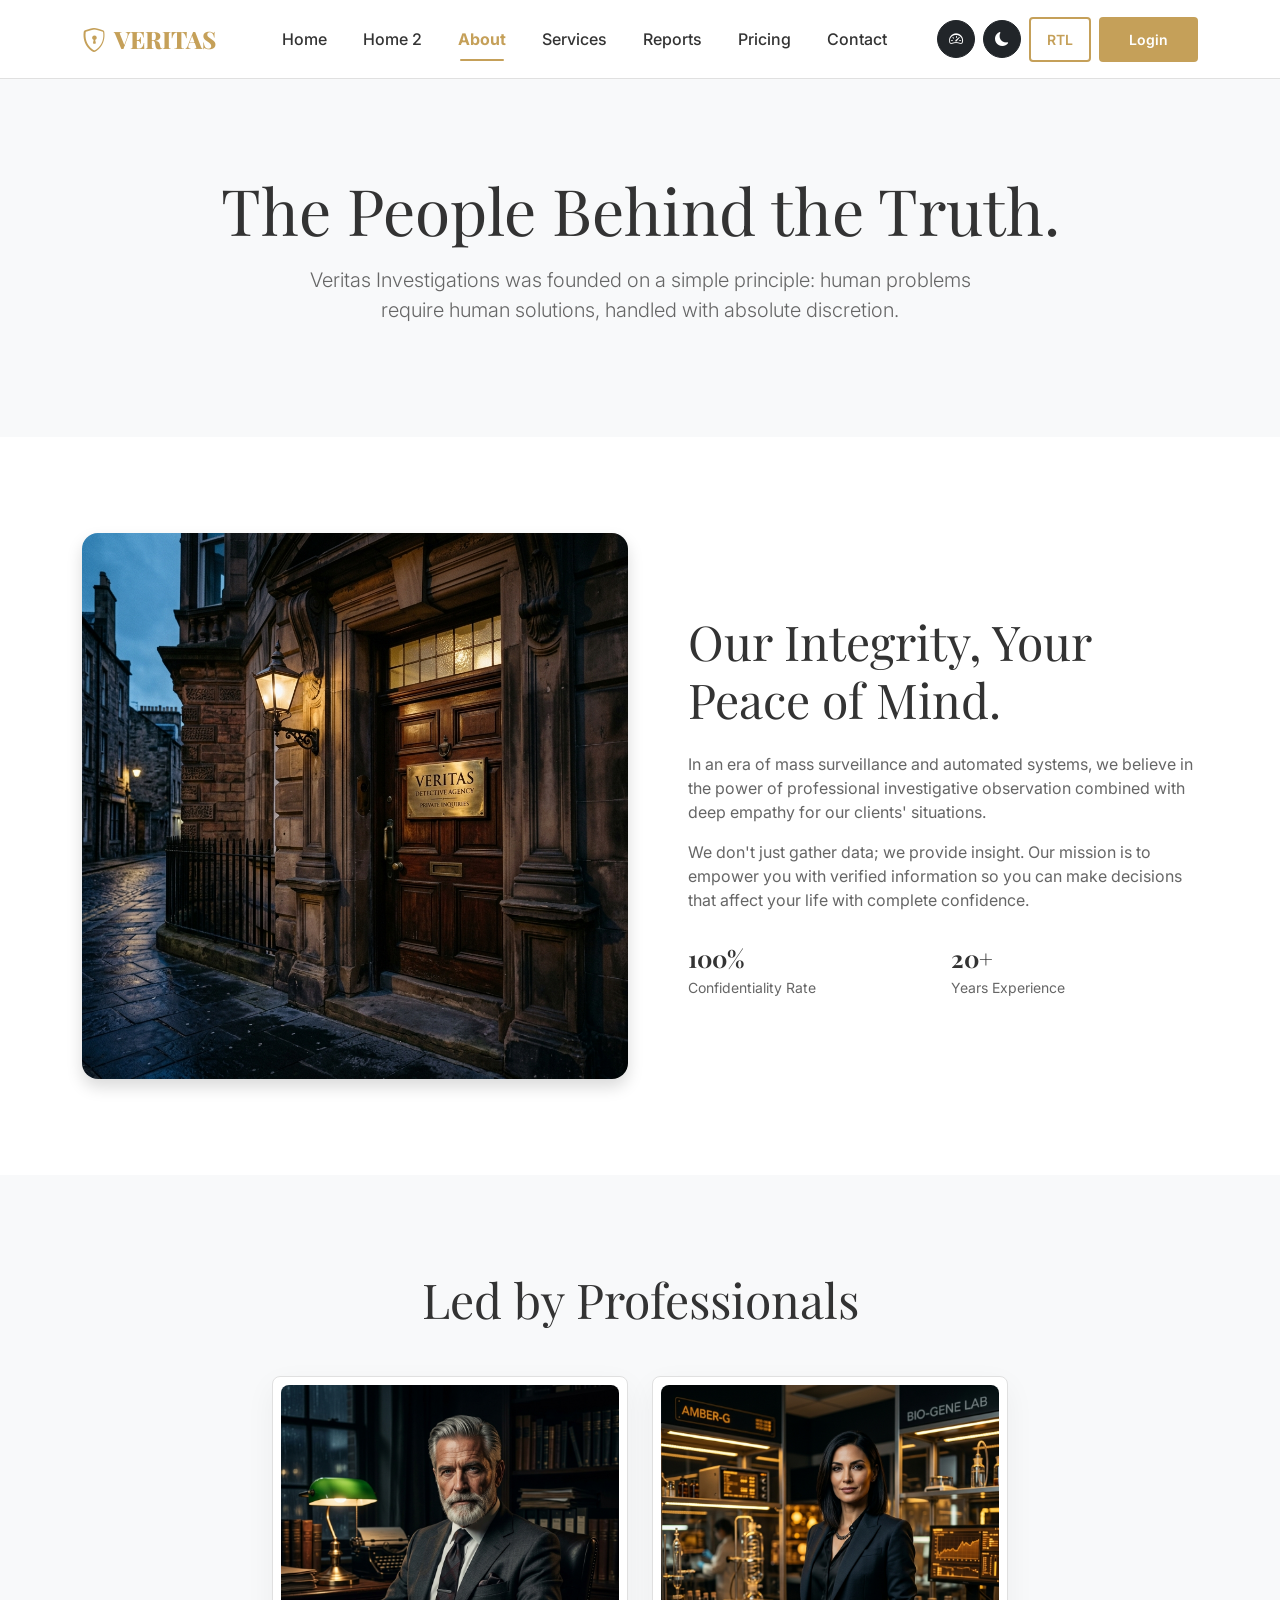
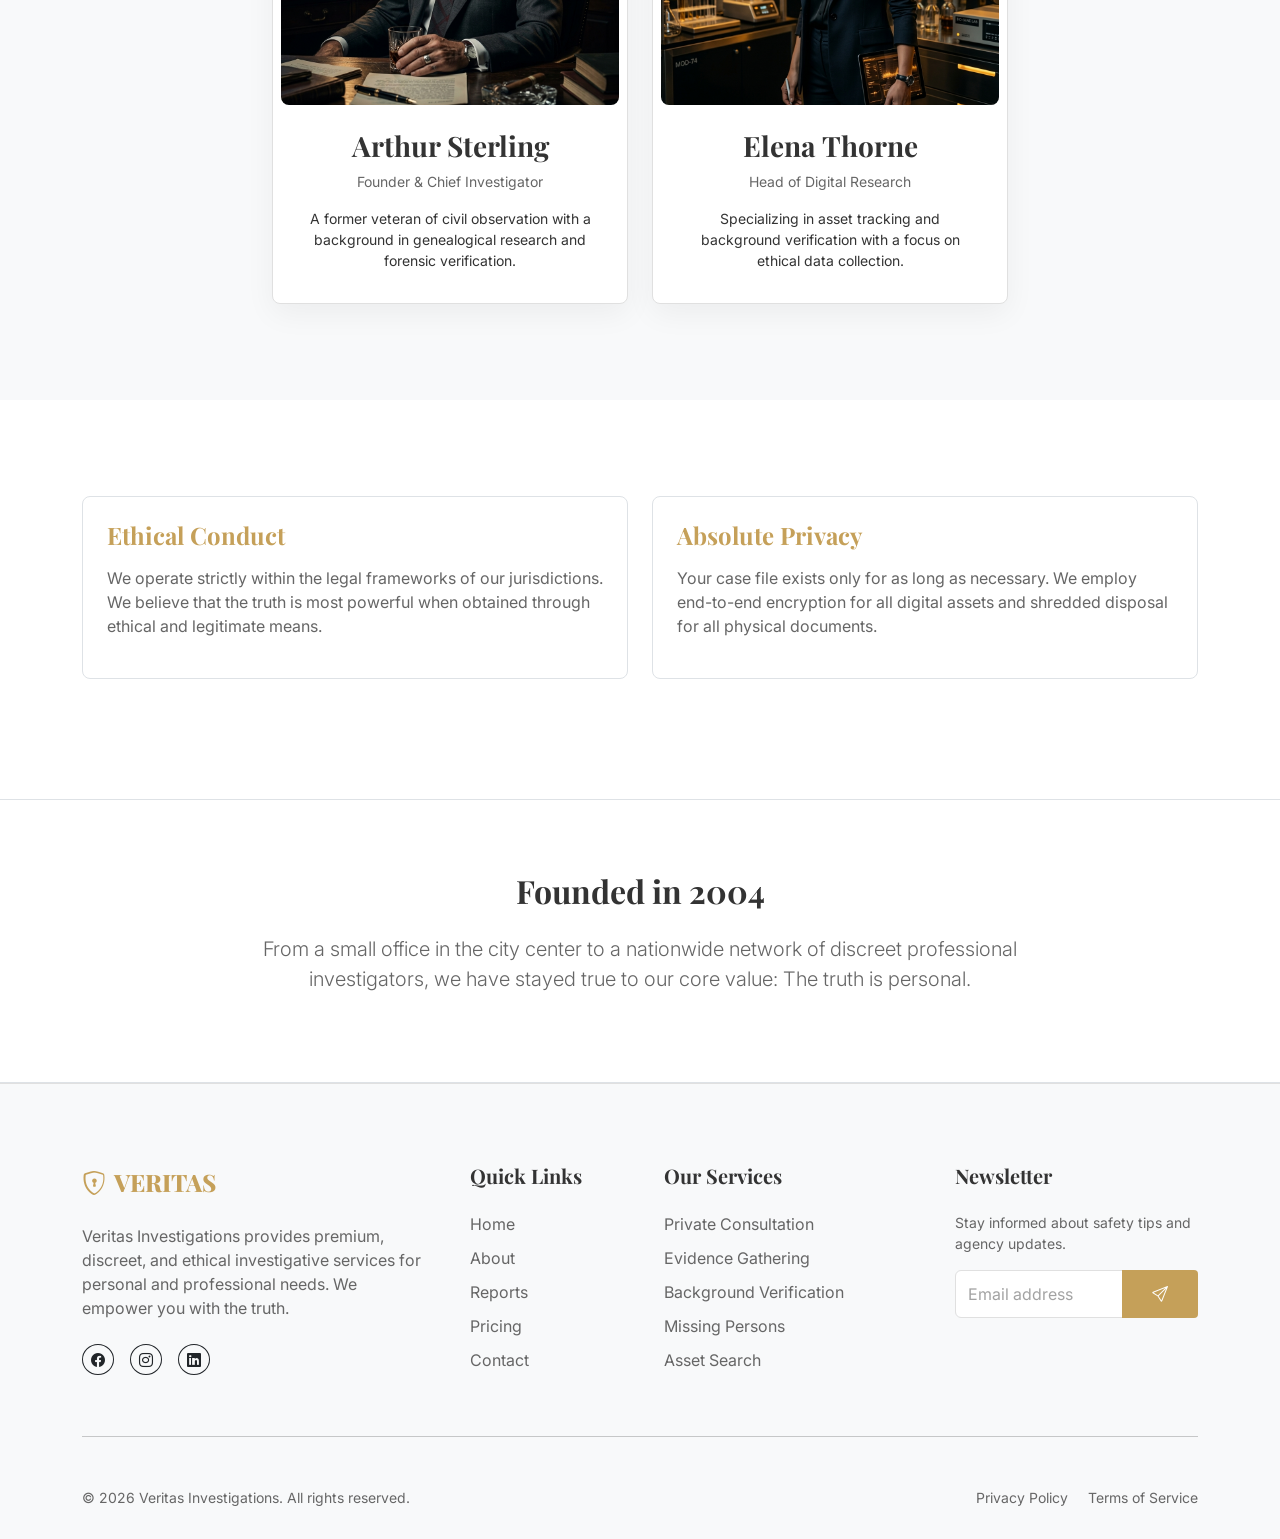
<file: about.html>
<!DOCTYPE html>
<html lang="en">
<head>
    <meta charset="UTF-8">
    <meta name="viewport" content="width=device-width, initial-scale=1.0">
    <title>About Veritas | Our Story & Ethics</title>
    <link href="https://cdn.jsdelivr.net/npm/bootstrap@5.3.0/dist/css/bootstrap.min.css" rel="stylesheet">
    <link rel="stylesheet" href="https://cdn.jsdelivr.net/npm/bootstrap-icons@1.10.5/font/bootstrap-icons.css">
    <link href="https://fonts.googleapis.com/css2?family=Inter:wght@400;500;600;700&family=Playfair+Display:wght@700;800&display=swap" rel="stylesheet">
    <link rel="icon" type="image/svg+xml" href="assets/images/favicon.svg">
    <link rel="stylesheet" href="assets/css/style.css">
</head>
<body>

    <!-- Navbar -->
    <nav class="navbar navbar-expand-lg fixed-top">
        <div class="container">
            <a class="navbar-brand" href="index.html">
                <i class="bi bi-shield-lock me-2"></i>VERITAS
            </a>
            <button class="navbar-toggler" type="button" data-bs-toggle="collapse" data-bs-target="#navbarNav">
                <span class="navbar-toggler-icon"></span>
            </button>
            <div class="collapse navbar-collapse" id="navbarNav">
                <ul class="navbar-nav mx-auto">
                    <li class="nav-item"><a class="nav-link" href="index.html">Home</a></li>
                    <li class="nav-item"><a class="nav-link" href="home-2.html">Home 2</a></li>
                    <li class="nav-item"><a class="nav-link active" href="about.html">About</a></li>
                    <li class="nav-item"><a class="nav-link" href="services.html">Services</a></li>
                    <li class="nav-item"><a class="nav-link" href="blog.html">Reports</a></li>
                    <li class="nav-item"><a class="nav-link" href="pricing.html">Pricing</a></li>
                    <li class="nav-item"><a class="nav-link" href="contact.html">Contact</a></li>
                </ul>
                <div class="d-flex align-items-center gap-2 mt-3 mt-lg-0">
                    <a href="dashboard.html" class="btn btn-sm btn-dark rounded-circle" title="Dashboard" style="width: 38px; height: 38px; display: flex; align-items: center; justify-content: center;">
                        <i class="bi bi-speedometer2"></i>
                    </a>
                    <button class="btn btn-sm btn-dark rounded-circle" id="dark-mode-toggle" title="Toggle Theme" style="width: 38px; height: 38px; display: flex; align-items: center; justify-content: center;">
                        <i class="bi bi-moon-fill"></i>
                    </button>
                    <button class="btn btn-sm btn-outline-premium px-3" id="rtl-toggle">RTL</button>
                    <a href="login.html" class="btn btn-sm btn-premium">Login</a>
                </div>
            </div>
        </div>
    </nav>

    <!-- Page Header -->
    <section class="py-5" style="background-color: var(--section-bg);">
        <div class="container py-lg-5 text-center">
            <h1 class="display-3 mb-3">The People Behind the Truth.</h1>
            <p class="lead text-muted mx-auto" style="max-width: 700px;">Veritas Investigations was founded on a simple principle: human problems require human solutions, handled with absolute discretion.</p>
        </div>
    </section>

    <!-- 1. Mission -->
    <section class="py-5">
        <div class="container py-lg-5">
            <div class="row align-items-center">
                <div class="col-lg-6 mb-4 mb-lg-0">
                    <img src="assets/images/about.png" class="img-fluid rounded-4 shadow" alt="Our Mission">
                </div>
                <div class="col-lg-6 ps-lg-5 text-center text-lg-start">
                    <h2 class="display-5 mb-4">Our Integrity, Your Peace of Mind.</h2>
                    <p class="text-muted">In an era of mass surveillance and automated systems, we believe in the power of professional investigative observation combined with deep empathy for our clients' situations.</p>
                    <p class="text-muted">We don't just gather data; we provide insight. Our mission is to empower you with verified information so you can make decisions that affect your life with complete confidence.</p>
                    <div class="row g-3 mt-2">
                        <div class="col-6">
                            <h4 class="mb-1">100%</h4>
                            <p class="small text-muted mb-0">Confidentiality Rate</p>
                        </div>
                        <div class="col-6">
                            <h4 class="mb-1">20+</h4>
                            <p class="small text-muted mb-0">Years Experience</p>
                        </div>
                    </div>
                </div>
            </div>
        </div>
    </section>

    <!-- 2. Founders / Team -->
    <section class="py-5" style="background-color: var(--section-bg);">
        <div class="container py-lg-5 text-center">
            <h2 class="display-5 mb-5">Led by Professionals</h2>
            <div class="row g-4 justify-content-center">
                <div class="col-md-6 col-lg-4">
                    <div class="custom-card h-100 p-2">
                        <div class="card-img-wrapper rounded-3">
                            <img src="assets/images/arthur-sterling.png" alt="Arthur Sterling - Founder">
                        </div>
                        <div class="card-body p-4">
                            <h3>Arthur Sterling</h3>
                            <p class="text-muted small">Founder & Chief Investigator</p>
                            <p class="small mb-0">A former veteran of civil observation with a background in genealogical research and forensic verification.</p>
                        </div>
                    </div>
                </div>
                <div class="col-md-6 col-lg-4">
                    <div class="custom-card h-100 p-2">
                        <div class="card-img-wrapper rounded-3">
                            <img src="assets/images/elena-thorne.png" alt="Elena Thorne - Digital Research">
                        </div>
                        <div class="card-body p-4">
                            <h3>Elena Thorne</h3>
                            <p class="text-muted small">Head of Digital Research</p>
                            <p class="small mb-0">Specializing in asset tracking and background verification with a focus on ethical data collection.</p>
                        </div>
                    </div>
                </div>
            </div>
        </div>
    </section>

    <!-- 3. Professional Standards -->
    <section class="py-5">
        <div class="container py-lg-5">
            <div class="row">
                <div class="col-md-6 mb-4">
                    <div class="p-4 border rounded-3 h-100 dark-card">
                        <h4 class="mb-3 text-gold" style="color: var(--secondary-color);">Ethical Conduct</h4>
                        <p class="text-muted">We operate strictly within the legal frameworks of our jurisdictions. We believe that the truth is most powerful when obtained through ethical and legitimate means.</p>
                    </div>
                </div>
                <div class="col-md-6 mb-4">
                    <div class="p-4 border rounded-3 h-100 dark-card">
                        <h4 class="mb-3 text-gold" style="color: var(--secondary-color);">Absolute Privacy</h4>
                        <p class="text-muted">Your case file exists only for as long as necessary. We employ end-to-end encryption for all digital assets and shredded disposal for all physical documents.</p>
                    </div>
                </div>
            </div>
        </div>
    </section>

    <!-- 4. History -->
    <section class="py-5 theme-highlight-block text-center border-0 border-top border-bottom">
        <div class="container py-4">
            <h2 class="mb-4">Founded in 2004</h2>
            <p class="lead opacity-75 mx-auto" style="max-width: 800px;">From a small office in the city center to a nationwide network of discreet professional investigators, we have stayed true to our core value: The truth is personal.</p>
        </div>
    </section>

    <!-- Footer -->
    <footer class="footer">
        <div class="container">
            <div class="row g-5">
                <div class="col-lg-4">
                    <a class="navbar-brand d-block mb-4" href="index.html" id="footer-logo">
                        <i class="bi bi-shield-lock me-2"></i>VERITAS
                    </a>
                    <p class="text-muted mb-4">Veritas Investigations provides premium, discreet, and ethical investigative services for personal and professional needs. We empower you with the truth.</p>
                    <div class="d-flex gap-3">
                        <a href="#" class="btn btn-outline-dark btn-sm rounded-circle"><i class="bi bi-facebook"></i></a>
                        <a href="#" class="btn btn-outline-dark btn-sm rounded-circle"><i class="bi bi-instagram"></i></a>
                        <a href="#" class="btn btn-outline-dark btn-sm rounded-circle"><i class="bi bi-linkedin"></i></a>
                    </div>
                </div>
                <div class="col-md-4 col-lg-2">
                    <h5 class="mb-4">Quick Links</h5>
                    <ul class="list-unstyled">
                        <li><a href="index.html" class="footer-link">Home</a></li>
                        <li><a href="about.html" class="footer-link">About</a></li>
                        <li><a href="blog.html" class="footer-link">Reports</a></li>
                        <li><a href="pricing.html" class="footer-link">Pricing</a></li>
                        <li><a href="contact.html" class="footer-link">Contact</a></li>
                    </ul>
                </div>
                <div class="col-md-4 col-lg-3">
                    <h5 class="mb-4">Our Services</h5>
                    <ul class="list-unstyled">
                        <li><a href="services.html" class="footer-link">Private Consultation</a></li>
                        <li><a href="services.html" class="footer-link">Evidence Gathering</a></li>
                        <li><a href="services.html" class="footer-link">Background Verification</a></li>
                        <li><a href="services.html" class="footer-link">Missing Persons</a></li>
                        <li><a href="services.html" class="footer-link">Asset Search</a></li>
                    </ul>
                </div>
                <div class="col-md-4 col-lg-3">
                    <h5 class="mb-4">Newsletter</h5>
                    <p class="text-muted small">Stay informed about safety tips and agency updates.</p>
                    <div class="input-group mb-3">
                        <input type="text" class="form-control" placeholder="Email address">
                        <button class="btn btn-premium" type="button"><i class="bi bi-send"></i></button>
                    </div>
                </div>
            </div>
            <hr class="my-5 opacity-10">
            <div class="row align-items-center">
                <div class="col-md-6 text-center text-md-start">
                    <p class="text-muted small mb-0">&copy; 2026 Veritas Investigations. All rights reserved.</p>
                </div>
                <div class="col-md-6 text-center text-md-end mt-3 mt-md-0">
                    <a href="#" class="text-muted small me-3">Privacy Policy</a>
                    <a href="#" class="text-muted small">Terms of Service</a>
                </div>
            </div>
        </div>
    </footer>

    <script src="https://cdn.jsdelivr.net/npm/bootstrap@5.3.0/dist/js/bootstrap.bundle.min.js"></script>
    <script src="assets/js/main.js"></script>
</body>
</html>
</file>
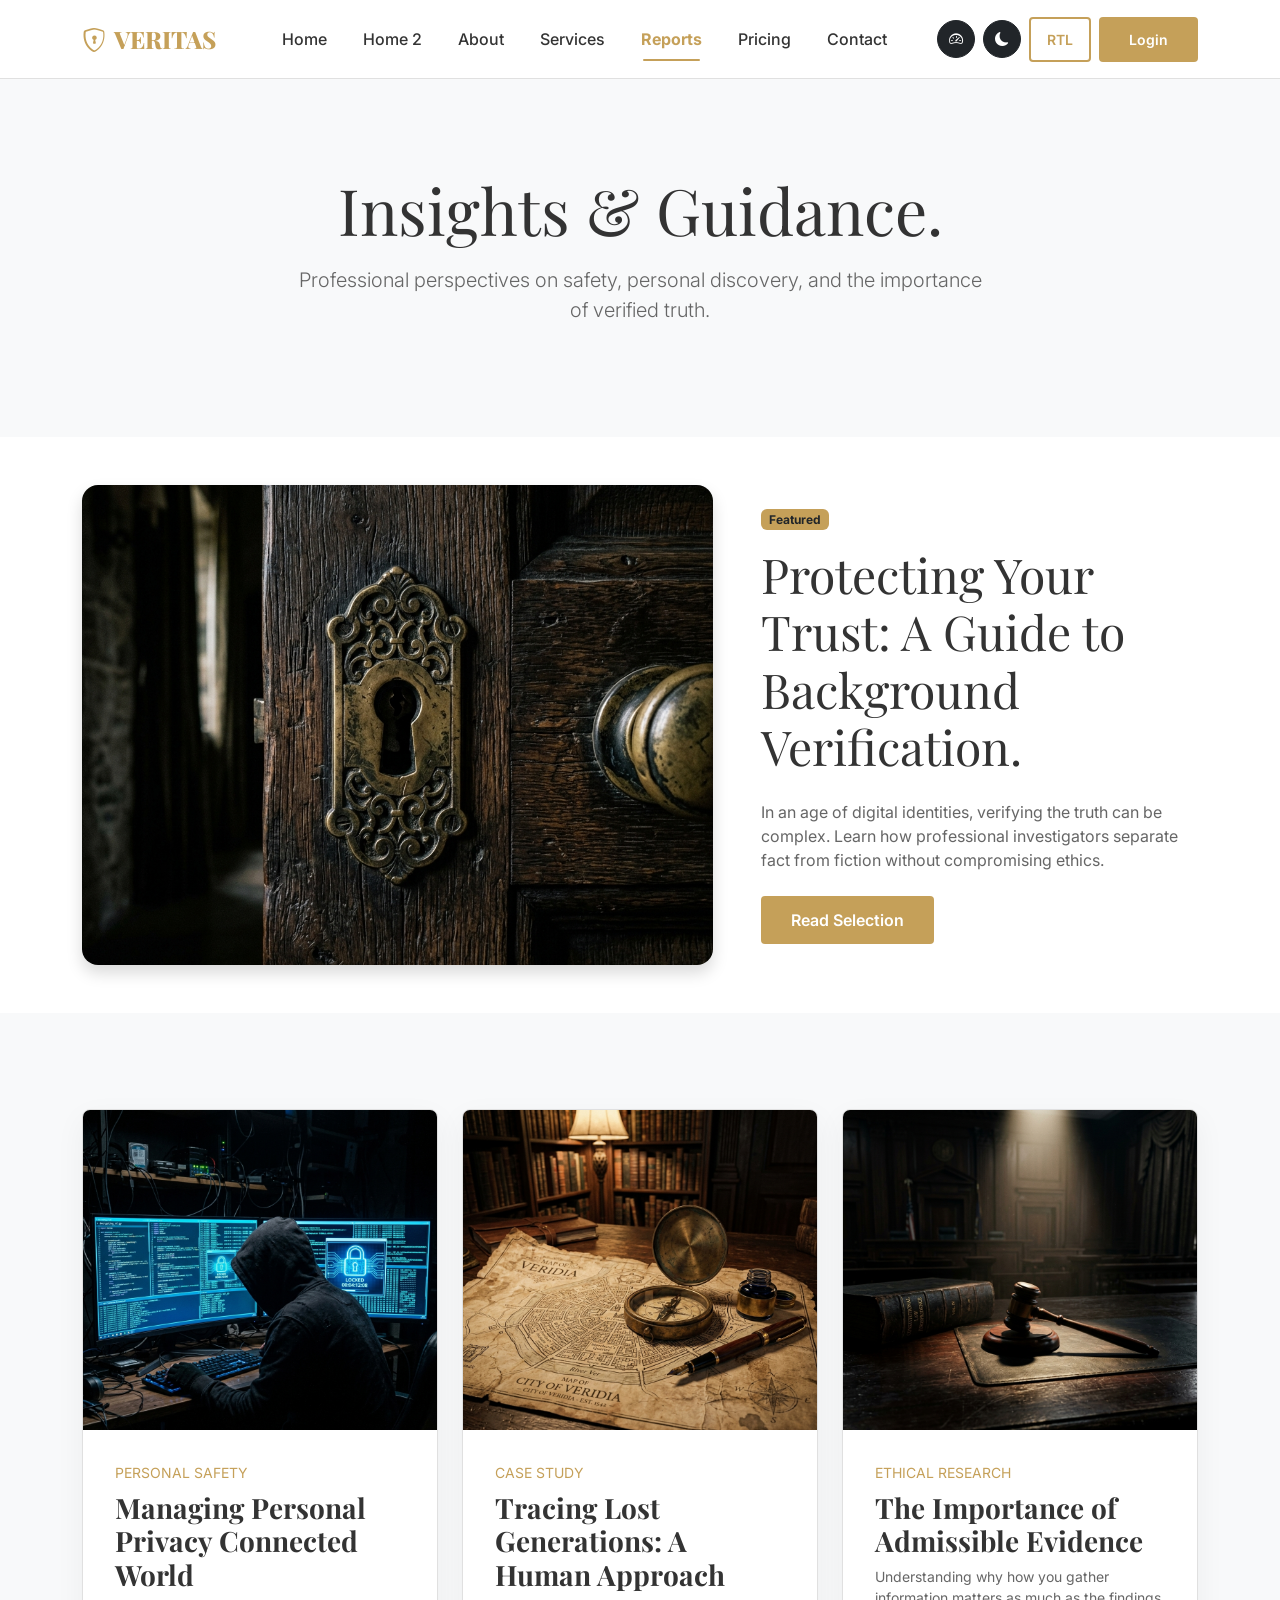
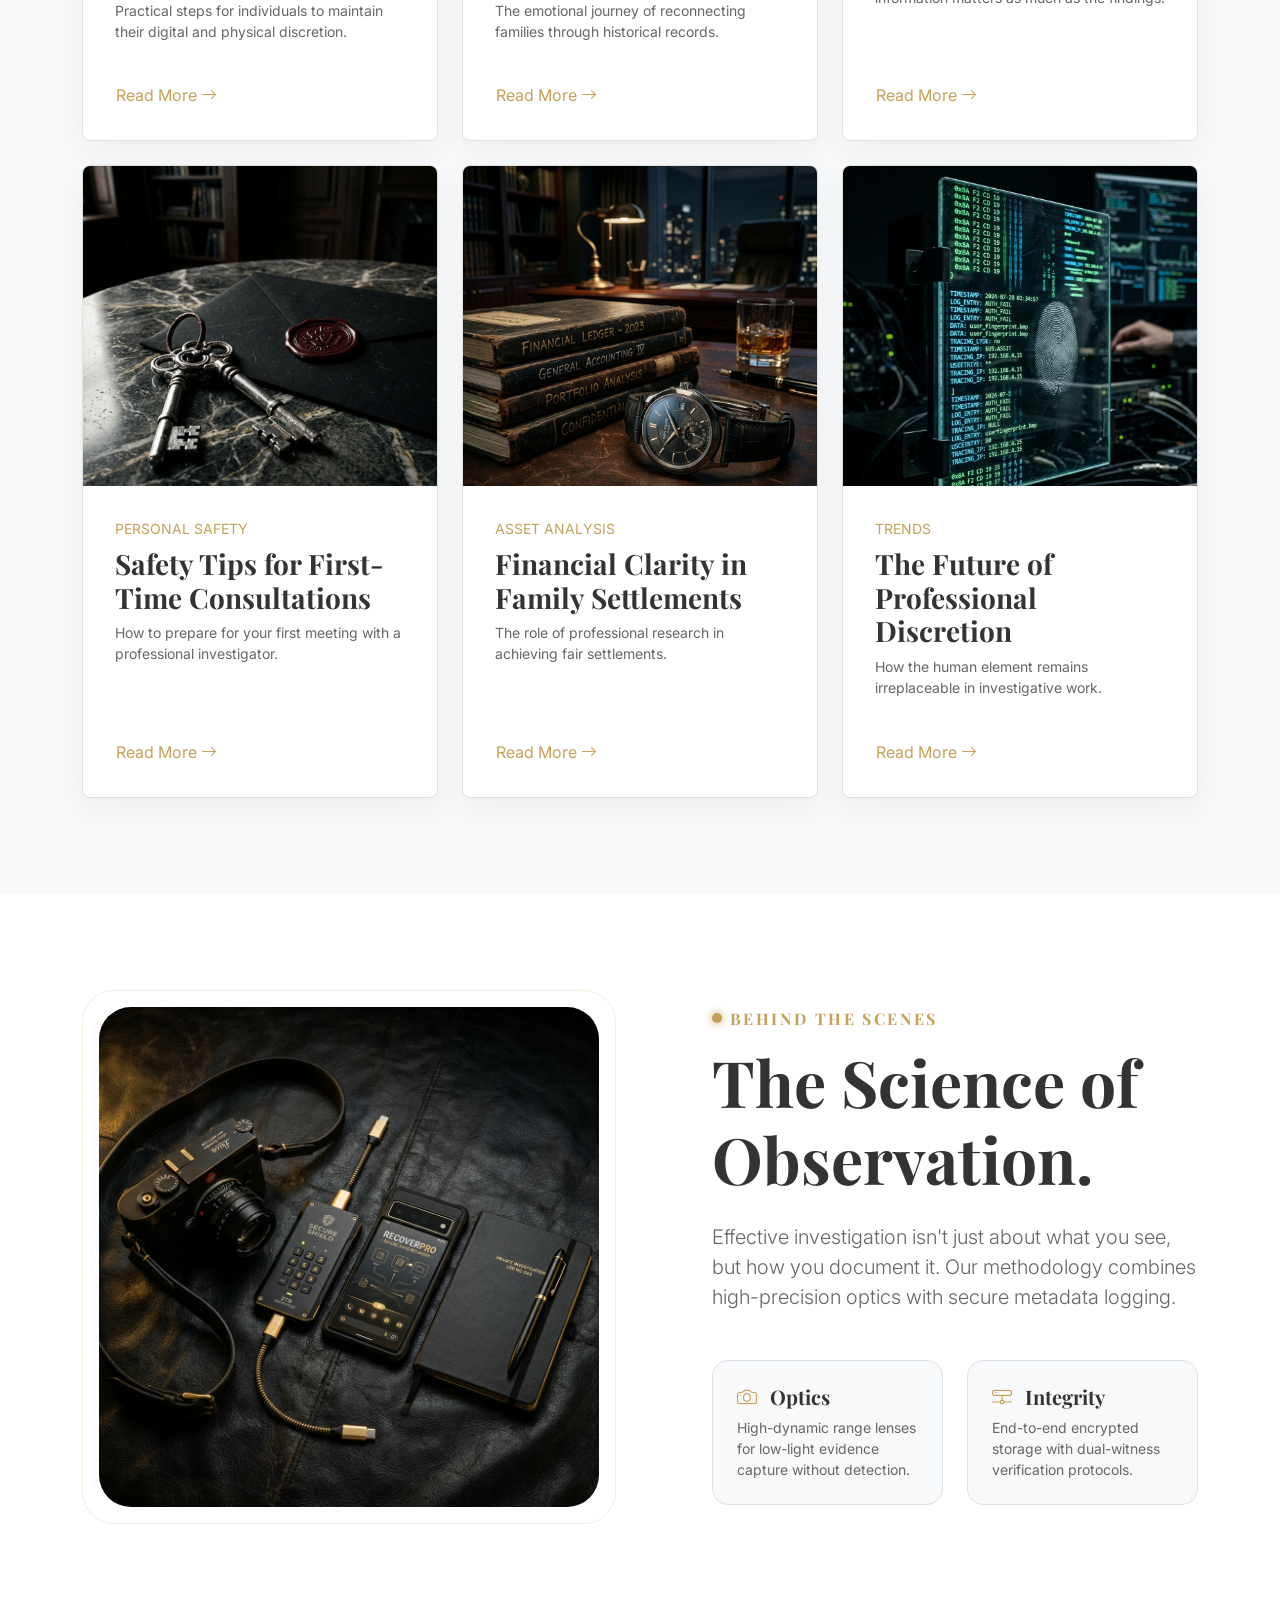
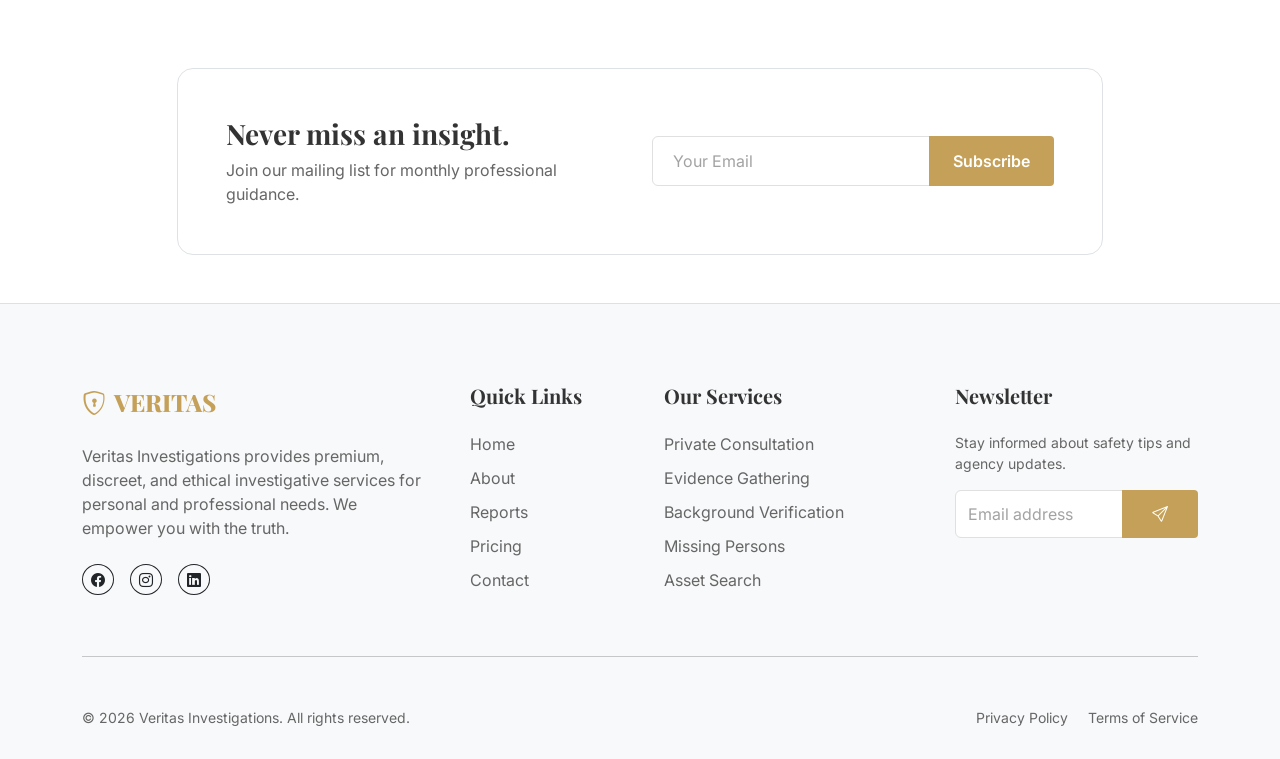
<file: blog.html>
<!DOCTYPE html>
<html lang="en">
<head>
    <meta charset="UTF-8">
    <meta name="viewport" content="width=device-width, initial-scale=1.0">
    <title>Blog | Veritas Investigations Insights</title>
    <link href="https://cdn.jsdelivr.net/npm/bootstrap@5.3.0/dist/css/bootstrap.min.css" rel="stylesheet">
    <link rel="stylesheet" href="https://cdn.jsdelivr.net/npm/bootstrap-icons@1.10.5/font/bootstrap-icons.css">
    <link href="https://fonts.googleapis.com/css2?family=Inter:wght@400;500;600;700&family=Playfair+Display:wght@700;800&display=swap" rel="stylesheet">
    <link rel="icon" type="image/svg+xml" href="assets/images/favicon.svg">
    <link rel="stylesheet" href="assets/css/style.css">
</head>
<body>

    <!-- Navbar -->
    <nav class="navbar navbar-expand-lg fixed-top">
        <div class="container">
            <a class="navbar-brand" href="index.html">
                <i class="bi bi-shield-lock me-2"></i>VERITAS
            </a>
            <button class="navbar-toggler" type="button" data-bs-toggle="collapse" data-bs-target="#navbarNav">
                <span class="navbar-toggler-icon"></span>
            </button>
            <div class="collapse navbar-collapse" id="navbarNav">
                <ul class="navbar-nav mx-auto">
                    <li class="nav-item"><a class="nav-link" href="index.html">Home</a></li>
                    <li class="nav-item"><a class="nav-link" href="home-2.html">Home 2</a></li>
                    <li class="nav-item"><a class="nav-link" href="about.html">About</a></li>
                    <li class="nav-item"><a class="nav-link" href="services.html">Services</a></li>
                    <li class="nav-item"><a class="nav-link active" href="blog.html">Reports</a></li>
                    <li class="nav-item"><a class="nav-link" href="pricing.html">Pricing</a></li>
                    <li class="nav-item"><a class="nav-link" href="contact.html">Contact</a></li>
                </ul>
                <div class="d-flex align-items-center gap-2 mt-3 mt-lg-0">
                    <a href="dashboard.html" class="btn btn-sm btn-dark rounded-circle" title="Dashboard" style="width: 38px; height: 38px; display: flex; align-items: center; justify-content: center;">
                        <i class="bi bi-speedometer2"></i>
                    </a>
                    <button class="btn btn-sm btn-dark rounded-circle" id="dark-mode-toggle" title="Toggle Theme" style="width: 38px; height: 38px; display: flex; align-items: center; justify-content: center;">
                        <i class="bi bi-moon-fill"></i>
                    </button>
                    <button class="btn btn-sm btn-outline-premium px-3" id="rtl-toggle">RTL</button>
                    <a href="login.html" class="btn btn-sm btn-premium">Login</a>
                </div>
            </div>
        </div>
    </nav>

    <!-- Page Header -->
    <section class="py-5" style="background-color: var(--section-bg);">
        <div class="container py-lg-5 text-center">
            <h1 class="display-3 mb-3">Insights & Guidance.</h1>
            <p class="lead text-muted mx-auto" style="max-width: 700px;">Professional perspectives on safety, personal discovery, and the importance of verified truth.</p>
        </div>
    </section>

    <!-- 1. Featured Post -->
    <section class="py-5">
        <div class="container">
            <div class="row align-items-center g-5">
                <div class="col-lg-7">
                    <img src="assets/images/blog-1.png" class="img-fluid rounded-4 shadow featured-blog-img" alt="Featured Article">
                </div>
                <div class="col-lg-5 text-center text-lg-start">
                    <span class="badge bg-gold text-dark mb-3" style="background-color: var(--secondary-color);">Featured</span>
                    <h2 class="display-5 mb-4">Protecting Your Trust: A Guide to Background Verification.</h2>
                    <p class="text-muted mb-4">In an age of digital identities, verifying the truth can be complex. Learn how professional investigators separate fact from fiction without compromising ethics.</p>
                    <a href="blog.html" class="btn btn-premium">Read Selection</a>
                </div>
            </div>
        </div>
    </section>

    <!-- 2. Blog Grid (6 even cards) -->
    <section class="py-5" style="background-color: var(--section-bg);">
        <div class="container py-lg-5">
            <div class="row g-4">
                <div class="col-md-6 col-lg-4">
                    <div class="custom-card">
                        <div class="card-img-wrapper">
                            <img src="assets/images/blog-privacy.png" alt="Safety Tips">
                        </div>
                        <div class="card-body">
                            <span class="small text-gold text-uppercase mb-2 d-block" style="color: var(--secondary-color);">Personal Safety</span>
                            <h3>Managing Personal Privacy Connected World</h3>
                            <p class="text-muted small">Practical steps for individuals to maintain their digital and physical discretion.</p>
                            <div class="card-footer-btn">
                                <a href="blog.html" class="btn btn-link text-gold p-0 text-decoration-none">Read More <i class="bi bi-arrow-right"></i></a>
                            </div>
                        </div>
                    </div>
                </div>
                <div class="col-md-6 col-lg-4">
                    <div class="custom-card">
                        <div class="card-img-wrapper">
                            <img src="assets/images/blog-genealogy.png" alt="Genealogy">
                        </div>
                        <div class="card-body">
                            <span class="small text-gold text-uppercase mb-2 d-block" style="color: var(--secondary-color);">Case Study</span>
                            <h3>Tracing Lost Generations: A Human Approach</h3>
                            <p class="text-muted small">The emotional journey of reconnecting families through historical records.</p>
                            <div class="card-footer-btn">
                                <a href="blog.html" class="btn btn-link text-gold p-0 text-decoration-none">Read More <i class="bi bi-arrow-right"></i></a>
                            </div>
                        </div>
                    </div>
                </div>
                <div class="col-md-6 col-lg-4">
                    <div class="custom-card">
                        <div class="card-img-wrapper">
                            <img src="assets/images/blog-rules.png" alt="Evidence">
                        </div>
                        <div class="card-body">
                            <span class="small text-gold text-uppercase mb-2 d-block" style="color: var(--secondary-color);">Ethical Research</span>
                            <h3>The Importance of Admissible Evidence</h3>
                            <p class="text-muted small">Understanding why how you gather information matters as much as the findings.</p>
                            <div class="card-footer-btn">
                                <a href="blog.html" class="btn btn-link text-gold p-0 text-decoration-none">Read More <i class="bi bi-arrow-right"></i></a>
                            </div>
                        </div>
                    </div>
                </div>
                 <div class="col-md-6 col-lg-4">
                    <div class="custom-card">
                        <div class="card-img-wrapper">
                            <img src="assets/images/blog-safety.png" alt="Safety Tips">
                        </div>
                        <div class="card-body">
                            <span class="small text-gold text-uppercase mb-2 d-block" style="color: var(--secondary-color);">Personal Safety</span>
                            <h3>Safety Tips for First-Time Consultations</h3>
                            <p class="text-muted small">How to prepare for your first meeting with a professional investigator.</p>
                            <div class="card-footer-btn">
                                <a href="blog.html" class="btn btn-link text-gold p-0 text-decoration-none">Read More <i class="bi bi-arrow-right"></i></a>
                            </div>
                        </div>
                    </div>
                </div>
                <div class="col-md-6 col-lg-4">
                    <div class="custom-card">
                        <div class="card-img-wrapper">
                            <img src="assets/images/blog-finance.png" alt="Genealogy">
                        </div>
                        <div class="card-body">
                            <span class="small text-gold text-uppercase mb-2 d-block" style="color: var(--secondary-color);">Asset Analysis</span>
                            <h3>Financial Clarity in Family Settlements</h3>
                            <p class="text-muted small">The role of professional research in achieving fair settlements.</p>
                            <div class="card-footer-btn">
                                <a href="blog.html" class="btn btn-link text-gold p-0 text-decoration-none">Read More <i class="bi bi-arrow-right"></i></a>
                            </div>
                        </div>
                    </div>
                </div>
                <div class="col-md-6 col-lg-4">
                    <div class="custom-card">
                        <div class="card-img-wrapper">
                            <img src="assets/images/blog-proof.png" alt="Evidence">
                        </div>
                        <div class="card-body">
                            <span class="small text-gold text-uppercase mb-2 d-block" style="color: var(--secondary-color);">Trends</span>
                            <h3>The Future of Professional Discretion</h3>
                            <p class="text-muted small">How the human element remains irreplaceable in investigative work.</p>
                            <div class="card-footer-btn">
                                <a href="blog.html" class="btn btn-link text-gold p-0 text-decoration-none">Read More <i class="bi bi-arrow-right"></i></a>
                            </div>
                        </div>
                    </div>
            </div>
        </div>
    </section>

    <!-- 3. Unique Showcase: Tactical Gear & Methodology -->
    <section class="investigative-archive py-5 overflow-hidden">
        <div class="container py-lg-5">
            <div class="row g-5 align-items-center">
                <div class="col-lg-6">
                    <div class="archive-image-wrapper p-3 border rounded-5" style="border-color: rgba(197, 160, 89, 0.2) !important;">
                        <img src="assets/images/tactical-gear.png" alt="Investigation Gear" class="img-fluid rounded-5 shadow-2xl">
                    </div>
                </div>
                <div class="col-lg-6 text-center text-lg-start">
                    <div class="ps-lg-5">
                        <div class="d-flex align-items-center justify-content-center justify-content-lg-start gap-2 mb-3">
                            <span class="dot-indicator"></span>
                            <h6 class="text-gold fw-bold mb-0 text-uppercase tracking-wider">Behind the Scenes</h6>
                        </div>
                        <h2 class="display-3 mb-4 fw-bold">The Science of Observation.</h2>
                        <p class="text-muted mb-4 lead">Effective investigation isn't just about what you see, but how you document it. Our methodology combines high-precision optics with secure metadata logging.</p>
                        
                        <div class="row g-4 mt-2">
                            <div class="col-sm-6">
                                <div class="p-4 border rounded-4 hover-lift h-100 bg-light-card text-center text-lg-start">
                                    <h5 class="mb-2"><i class="bi bi-camera me-2 text-gold"></i> Optics</h5>
                                    <p class="small text-muted mb-0">High-dynamic range lenses for low-light evidence capture without detection.</p>
                                </div>
                            </div>
                            <div class="col-sm-6">
                                <div class="p-4 border rounded-4 hover-lift h-100 bg-light-card text-center text-lg-start">
                                    <h5 class="mb-2"><i class="bi bi-hdd-network me-2 text-gold"></i> Integrity</h5>
                                    <p class="small text-muted mb-0">End-to-end encrypted storage with dual-witness verification protocols.</p>
                                </div>
                            </div>
                        </div>
                    </div>
                </div>
            </div>
        </div>
    </section>

    <!-- 4. Newsletter Section -->
    <section class="py-5">
        <div class="container">
            <div class="row justify-content-center">
                <div class="col-lg-10">
                    <div class="p-4 p-md-5 border rounded-4 theme-highlight-block text-center text-md-start">
                        <div class="row align-items-center g-4">
                            <div class="col-md-6">
                                <h3 class="mb-2">Never miss an insight.</h3>
                                <p class="opacity-75 mb-0">Join our mailing list for monthly professional guidance.</p>
                            </div>
                            <div class="col-md-6">
                                <div class="input-group">
                                    <input type="email" class="form-control" placeholder="Your Email" style="padding: 12px 20px;">
                                    <button class="btn btn-premium px-4" type="button">Subscribe</button>
                                </div>
                            </div>
                        </div>
                    </div>
                </div>
            </div>
        </div>
    </section>

    <!-- Footer -->
    <footer class="footer">
        <div class="container">
            <div class="row g-5">
                <div class="col-lg-4">
                    <a class="navbar-brand d-block mb-4" href="index.html" id="footer-logo">
                        <i class="bi bi-shield-lock me-2"></i>VERITAS
                    </a>
                    <p class="text-muted mb-4">Veritas Investigations provides premium, discreet, and ethical investigative services for personal and professional needs. We empower you with the truth.</p>
                    <div class="d-flex gap-3">
                        <a href="#" class="btn btn-outline-dark btn-sm rounded-circle"><i class="bi bi-facebook"></i></a>
                        <a href="#" class="btn btn-outline-dark btn-sm rounded-circle"><i class="bi bi-instagram"></i></a>
                        <a href="#" class="btn btn-outline-dark btn-sm rounded-circle"><i class="bi bi-linkedin"></i></a>
                    </div>
                </div>
                <div class="col-md-4 col-lg-2">
                    <h5 class="mb-4">Quick Links</h5>
                    <ul class="list-unstyled">
                        <li><a href="index.html" class="footer-link">Home</a></li>
                        <li><a href="about.html" class="footer-link">About</a></li>
                        <li><a href="blog.html" class="footer-link">Reports</a></li>
                        <li><a href="pricing.html" class="footer-link">Pricing</a></li>
                        <li><a href="contact.html" class="footer-link">Contact</a></li>
                    </ul>
                </div>
                <div class="col-md-4 col-lg-3">
                    <h5 class="mb-4">Our Services</h5>
                    <ul class="list-unstyled">
                        <li><a href="services.html" class="footer-link">Private Consultation</a></li>
                        <li><a href="services.html" class="footer-link">Evidence Gathering</a></li>
                        <li><a href="services.html" class="footer-link">Background Verification</a></li>
                        <li><a href="services.html" class="footer-link">Missing Persons</a></li>
                        <li><a href="services.html" class="footer-link">Asset Search</a></li>
                    </ul>
                </div>
                <div class="col-md-4 col-lg-3">
                    <h5 class="mb-4">Newsletter</h5>
                    <p class="text-muted small">Stay informed about safety tips and agency updates.</p>
                    <div class="input-group mb-3">
                        <input type="text" class="form-control" placeholder="Email address">
                        <button class="btn btn-premium" type="button"><i class="bi bi-send"></i></button>
                    </div>
                </div>
            </div>
            <hr class="my-5 opacity-10">
            <div class="row align-items-center">
                <div class="col-md-6 text-center text-md-start">
                    <p class="text-muted small mb-0">&copy; 2026 Veritas Investigations. All rights reserved.</p>
                </div>
                <div class="col-md-6 text-center text-md-end mt-3 mt-md-0">
                    <a href="#" class="text-muted small me-3">Privacy Policy</a>
                    <a href="#" class="text-muted small">Terms of Service</a>
                </div>
            </div>
        </div>
    </footer>

    <script src="https://cdn.jsdelivr.net/npm/bootstrap@5.3.0/dist/js/bootstrap.bundle.min.js"></script>
    <script src="assets/js/main.js"></script>
</body>
</html>
</file>
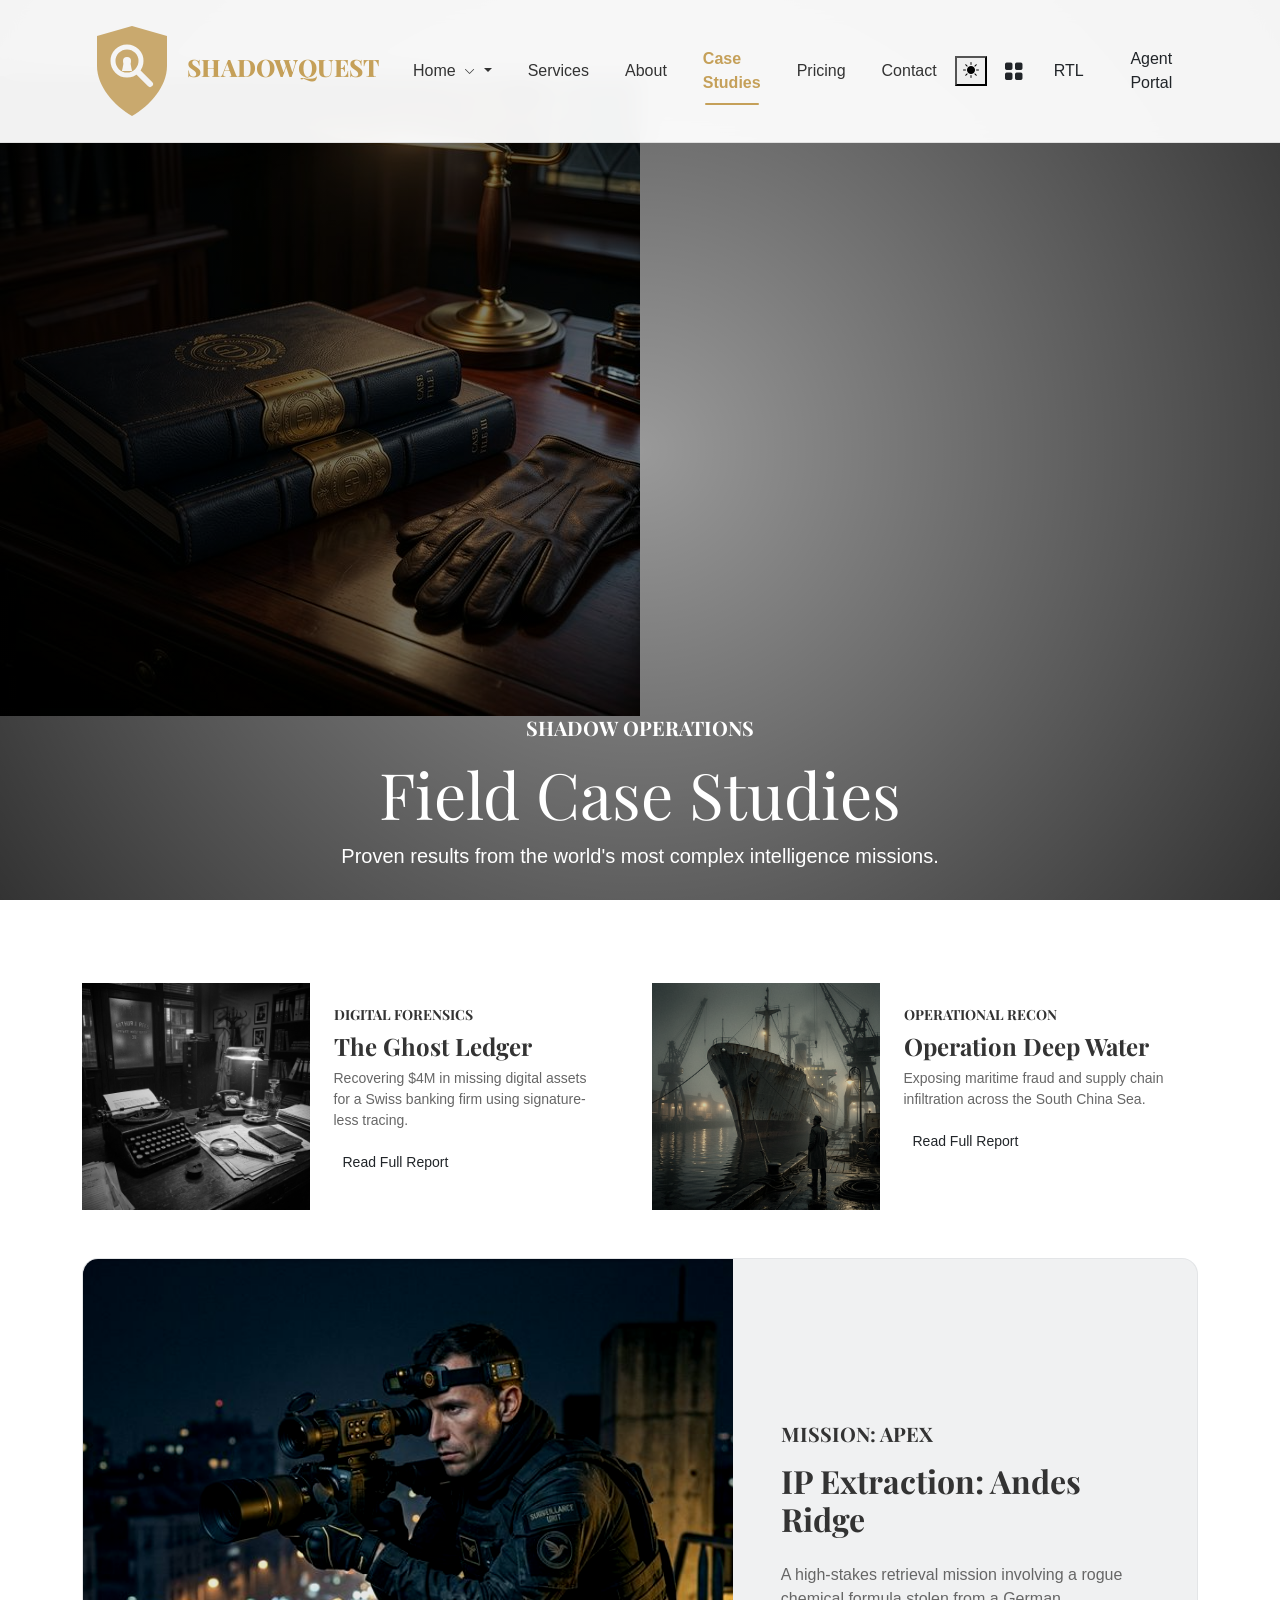
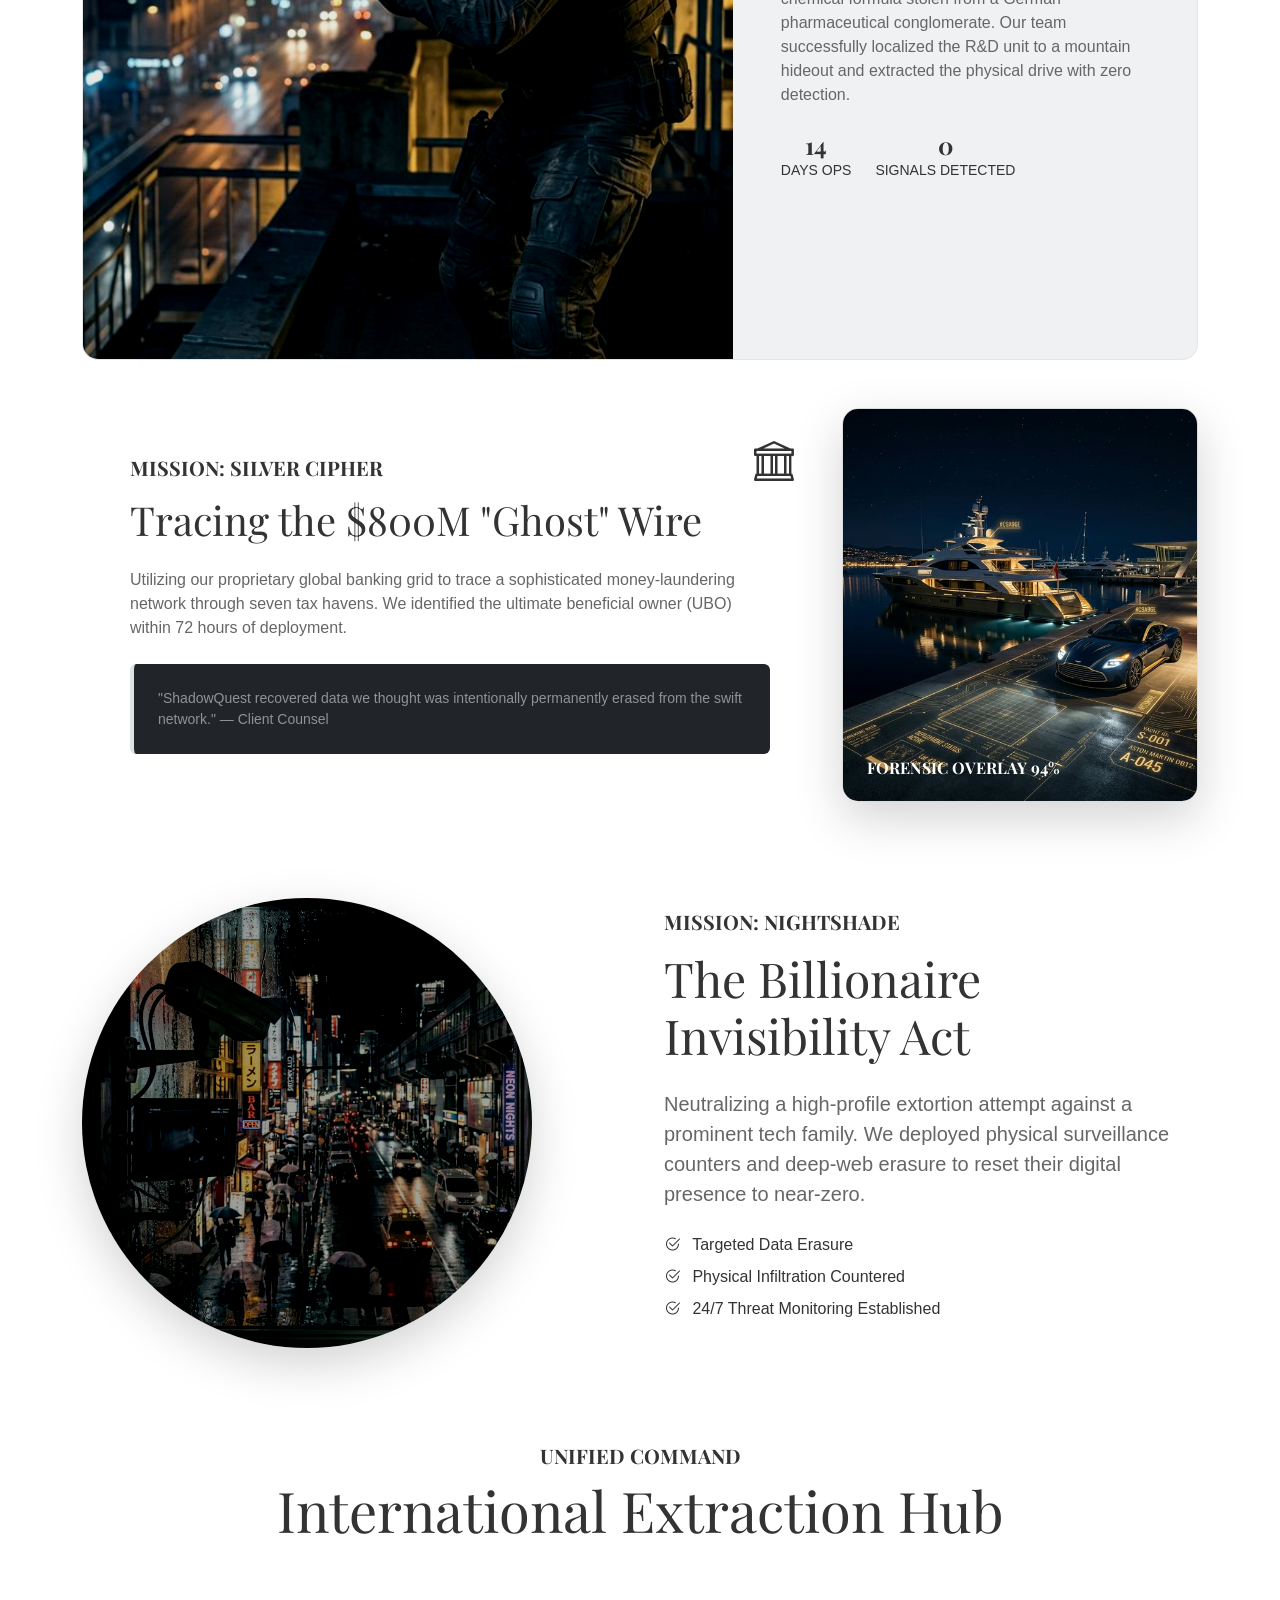
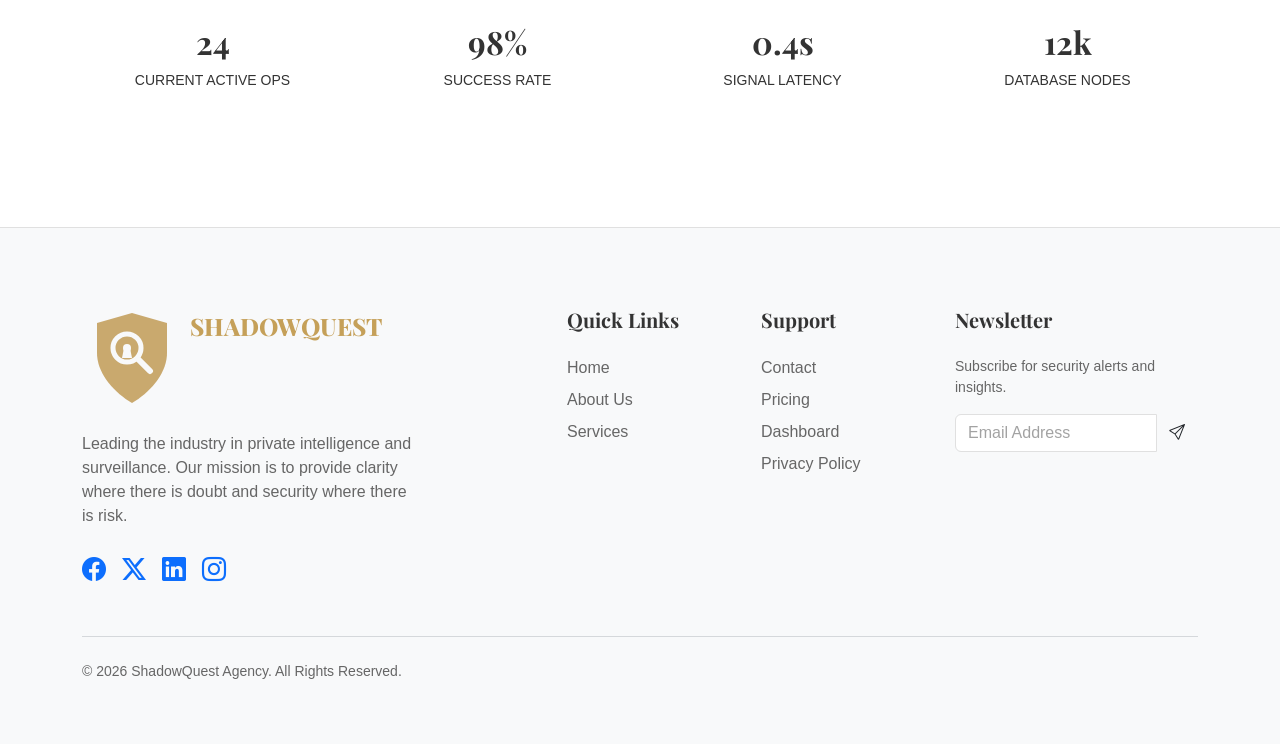
<file: case-studies.html>
<!DOCTYPE html>
<html lang="en" dir="ltr">
<head>
  <meta charset="UTF-8">
  <meta name="viewport" content="width=device-width, initial-scale=1.0">
  <title>Case Studies | ShadowQuest Portfolio</title>
  <meta name="description" content="Proven results from the world's most complex intelligence missions.">
  
  <!-- Google Fonts -->
  <link rel="preconnect" href="https://fonts.googleapis.com">
  <link rel="preconnect" href="https://fonts.gstatic.com" crossorigin>
  <link href="https://fonts.googleapis.com/css2?family=Outfit:wght@300;400;600;700&family=Playfair+Display:wght@700&family=Noto+Sans+Arabic:wght@400;700&display=swap" rel="stylesheet">
  
  <!-- Bootstrap 5 CSS -->
  <link href="https://cdn.jsdelivr.net/npm/bootstrap@5.3.2/dist/css/bootstrap.min.css" rel="stylesheet">
  <link rel="stylesheet" href="https://cdn.jsdelivr.net/npm/bootstrap-icons@1.11.1/font/bootstrap-icons.css">
  
  <!-- Custom CSS -->
  <link rel="stylesheet" href="assets/css/style.css">

  <!-- Favicon -->
  <link rel="icon" type="image/svg+xml" href="assets/images/logo.svg">
</head>
<body>

  <!-- Header -->
  <nav class="navbar navbar-expand-lg fixed-top">
    <div class="container">
      <a class="navbar-brand" href="index.html">
        <img src="assets/images/logo.svg" alt="Logo" class="brand-logo">
        SHADOW<span class="brand-text">QUEST</span>
      </a>
      
      <div class="d-flex align-items-center d-lg-none gap-2">
        <button class="navbar-toggler border-0" type="button" data-bs-toggle="collapse" data-bs-target="#mainNav">
          <i class="bi bi-list text-white fs-2"></i>
        </button>
      </div>

      <div class="collapse navbar-collapse" id="mainNav"><button type="button" class="btn d-lg-none p-2 border-0" data-bs-toggle="collapse" data-bs-target="#mainNav" aria-label="Close" style="position: absolute; top: 20px; right: 20px; z-index: 1080; color: var(--accent-color);"><i class="bi bi-x-lg fs-2"></i></button>
        <ul class="navbar-nav mx-auto-custom mb-2 mb-lg-0 align-items-lg-center">
          <li class="nav-item dropdown">
            <a class="nav-link dropdown-toggle" href="#" id="homeDropdown" role="button" data-bs-toggle="dropdown" data-bs-display="static" aria-expanded="false">
              Home <i class="bi bi-chevron-down ms-1" style="font-size: 0.7rem;"></i>
            </a>
            <ul class="dropdown-menu border-0 shadow-lg" aria-labelledby="homeDropdown">
              <li><a class="dropdown-item" href="index.html">Home 1</a></li>
              <li><a class="dropdown-item" href="home-2.html">Home 2</a></li>
            </ul>
          </li>
          <li class="nav-item"><a class="nav-link" href="services.html">Services</a></li>
          <li class="nav-item"><a class="nav-link" href="about.html">About</a></li>
          <li class="nav-item"><a class="nav-link active" href="case-studies.html">Case Studies</a></li>
          <li class="nav-item"><a class="nav-link" href="pricing.html">Pricing</a></li>
          <li class="nav-item"><a class="nav-link" href="contact.html">Contact</a></li>
        </ul>
        
        <div class="d-flex align-items-center gap-2 mt-3 mt-lg-0 theme-controls">
          <button id="themeToggle" class="theme-toggle"><i class="bi bi-sun-fill"></i></button>
          <a href="dashboard.html" class="btn btn-accent px-2 py-2" title="Client Dashboard"><i class="bi bi-grid-fill fs-5"></i></a>
          <button id="rtlToggle" class="btn btn-outline-accent d-none d-lg-block">RTL</button>
          <a href="login.html" class="btn btn-accent">Agent Portal</a>
        </div>
      </div>
    </div>
  </nav>

  <header class="page-hero">
    <img src="assets/images/cases_hero.png" alt="Case Studies Hero" class="hero-bg">
    <div class="hero-overlay"></div>
    <div class="container position-relative z-1 text-center">
      <h5 class="accent-text text-uppercase mb-3 ls-2" style="color: #ffffff !important;">Shadow Operations</h5>
      <h1 class="display-3 text-white">Field Case Studies</h1>
      <p class="lead text-white">Proven results from the world's most complex intelligence missions.</p>
    </div>
  </header>

  <!-- Case 1 & 2 Grid (Original) -->
  <section class="py-5">
    <div class="container py-5">
      <div class="row g-4 mb-5">
        <div class="col-lg-6 reveal">
          <div class="feature-card h-auto p-0 overflow-hidden">
            <div class="row g-0">
               <div class="col-md-5"><img src="assets/images/hero.png" style="height: 100%; width: 100%; object-fit: cover; filter: grayscale(1);" alt="Case Study"></div>
               <div class="col-md-7 p-4">
                  <h6 class="accent-text text-uppercase small ls-2">Digital Forensics</h6>
                  <h4>The Ghost Ledger</h4>
                  <p class="text-secondary small">Recovering $4M in missing digital assets for a Swiss banking firm using signature-less tracing.</p>
                  <a href="#" class="btn btn-sm btn-outline-accent">Read Full Report</a>
               </div>
            </div>
          </div>
        </div>
        <div class="col-lg-6 reveal animate-delay-2">
          <div class="feature-card h-auto p-0 overflow-hidden">
            <div class="row g-0">
               <div class="col-md-5"><img src="assets/images/case_maritime.png" style="height: 100%; width: 100%; object-fit: cover; filter: sepia(0.5) brightness(0.8);" alt="Case Study"></div>
               <div class="col-md-7 p-4">
                  <h6 class="accent-text text-uppercase small ls-2">Operational Recon</h6>
                  <h4>Operation Deep Water</h4>
                  <p class="text-secondary small">Exposing maritime fraud and supply chain infiltration across the South China Sea.</p>
                  <a href="#" class="btn btn-sm btn-outline-accent">Read Full Report</a>
               </div>
            </div>
          </div>
        </div>
      </div>

      <!-- New Unique Section 1: Strategic Recovery (Template: Wide Profile) -->
      <div class="row mb-5 reveal">
        <div class="col-12">
          <div class="bg-secondary bg-opacity-10 rounded-4 overflow-hidden border border-secondary border-opacity-10">
            <div class="row g-0 align-items-center">
              <div class="col-lg-7">
                <img src="assets/images/tactical.png" class="img-fluid w-100 object-fit-cover" style="height: 700px; filter: contrast(1.1) brightness(0.9);" alt="Tactical Ops">
              </div>
              <div class="col-lg-5 p-5">
                <h5 class="accent-text text-uppercase mb-3 ls-2 text-center text-lg-start">Mission: Apex</h5>
                <h2 class="mb-4 text-center text-lg-start">IP Extraction: Andes Ridge</h2>
                <p class="text-secondary mb-4">A high-stakes retrieval mission involving a rogue chemical formula stolen from a German pharmaceutical conglomerate. Our team successfully localized the R&D unit to a mountain hideout and extracted the physical drive with zero detection.</p>
                <div class="d-flex gap-4">
                   <div class="text-center">
                      <h4 class="accent-text mb-0">14</h4>
                      <p class="small text-uppercase ls-1">Days Ops</p>
                   </div>
                   <div class="text-center">
                      <h4 class="accent-text mb-0">0</h4>
                      <p class="small text-uppercase ls-1">Signals Detected</p>
                   </div>
                </div>
              </div>
            </div>
          </div>
        </div>
      </div>

      <!-- New Unique Section 2: Financial Forensics (Template: Dark Stat Grid) -->
      <div class="row g-4 mb-5">
        <div class="col-lg-8 reveal">
           <div class="feature-card h-100 p-5 position-relative overflow-hidden">
              <div class="position-absolute top-0 end-0 p-4 opacity-10"><i class="bi bi-bank fs-1"></i></div>
              <h5 class="accent-text text-uppercase mb-3 ls-2">Mission: Silver Cipher</h5>
              <h2 class="display-6 mb-4">Tracing the $800M "Ghost" Wire</h2>
              <p class="text-secondary mb-4">Utilizing our proprietary global banking grid to trace a sophisticated money-laundering network through seven tax havens. We identified the ultimate beneficial owner (UBO) within 72 hours of deployment.</p>
              <div class="p-4 bg-dark rounded border-start border-4 border-accent">
                 <p class="mb-0 italic small text-white-50">"ShadowQuest recovered data we thought was intentionally permanently erased from the swift network." — Client Counsel</p>
              </div>
           </div>
        </div>
        <div class="col-lg-4 reveal animate-delay-2">
           <div class="h-100 rounded-4 overflow-hidden border border-secondary border-opacity-25 shadow-lg position-relative">
              <img src="assets/images/serv_tracing.png" class="w-100 h-100 object-fit-cover tilt-effect" alt="Forensics">
              <div class="position-absolute bottom-0 start-0 w-100 p-4 bg-gradient-dark">
                 <h6 class="text-white mb-0 ls-2">FORENSIC OVERLAY 94%</h6>
              </div>
           </div>
        </div>
      </div>

      <!-- New Unique Section 3: Invisibility Protocol (Template: High-Contrast Split) -->
      <div class="row align-items-center g-5 mb-5 py-5 reveal nightshade-section">
        <div class="col-lg-6">
           <img src="assets/images/surveillance.png" class="img-fluid rounded-circle shadow-lg border-accent border-4" style="width: 450px; height: 450px; object-fit: cover; filter: brightness(0.6) contrast(1.3);" alt="Surveillance">
        </div>
        <div class="col-lg-6">
           <h5 class="accent-text text-uppercase mb-3 ls-2">Mission: Nightshade</h5>
           <h2 class="display-5 mb-4">The Billionaire Invisibility Act</h2>
           <p class="text-secondary lead mb-4">Neutralizing a high-profile extortion attempt against a prominent tech family. We deployed physical surveillance counters and deep-web erasure to reset their digital presence to near-zero.</p>
           <ul class="list-unstyled">
              <li class="mb-2"><i class="bi bi-check2-circle accent-text me-2"></i> Targeted Data Erasure</li>
              <li class="mb-2"><i class="bi bi-check2-circle accent-text me-2"></i> Physical Infiltration Countered</li>
              <li><i class="bi bi-check2-circle accent-text me-2"></i> 24/7 Threat Monitoring Established</li>
           </ul>
        </div>
      </div>

      <!-- New Unique Section 4: Operational Hub (Template: Icon Grid + Footer Stat) -->
      <div class="row g-4 text-center reveal">
         <div class="col-12 mb-4">
            <h5 class="accent-text text-uppercase ls-2">Unified Command</h5>
            <h2 class="display-4">International Extraction Hub</h2>
         </div>
         <div class="col-md-3">
            <div class="feature-card p-4">
               <h2 class="accent-text">24</h2>
               <p class="text-uppercase small ls-2">Current Active Ops</p>
            </div>
         </div>
         <div class="col-md-3">
            <div class="feature-card p-4">
               <h2 class="accent-text">98%</h2>
               <p class="text-uppercase small ls-2">Success Rate</p>
            </div>
         </div>
         <div class="col-md-3">
            <div class="feature-card p-4">
               <h2 class="accent-text">0.4s</h2>
               <p class="text-uppercase small ls-2">Signal Latency</p>
            </div>
         </div>
         <div class="col-md-3">
            <div class="feature-card p-4">
               <h2 class="accent-text">12k</h2>
               <p class="text-uppercase small ls-2">Database Nodes</p>
            </div>
         </div>
      </div>
    </div>
  </section>

  <footer>
    <div class="container">
      <div class="row g-5">
        <div class="col-lg-4">
          <a class="navbar-brand mb-4 d-flex" href="#">
            <img src="assets/images/logo.svg" alt="Logo" class="brand-logo me-2">
            SHADOW<span class="brand-text">QUEST</span>
          </a>
          <p class="text-secondary">Leading the industry in private intelligence and surveillance. Our mission is to provide clarity where there is doubt and security where there is risk.</p>
          <div class="d-flex gap-3 mt-4">
            <a href="#" class="accent-text fs-4"><i class="bi bi-facebook"></i></a>
            <a href="#" class="accent-text fs-4"><i class="bi bi-twitter-x"></i></a>
            <a href="#" class="accent-text fs-4"><i class="bi bi-linkedin"></i></a>
            <a href="#" class="accent-text fs-4"><i class="bi bi-instagram"></i></a>
          </div>
        </div>
        <div class="col-lg-2 offset-lg-1">
          <h5 class="mb-4">Quick Links</h5>
          <ul class="list-unstyled">
            <li class="mb-2"><a href="index.html" class="text-secondary">Home</a></li>
            <li class="mb-2"><a href="about.html" class="text-secondary">About Us</a></li>
            <li class="mb-2"><a href="services.html" class="text-secondary">Services</a></li>
          </ul>
        </div>
        <div class="col-lg-2">
          <h5 class="mb-4">Support</h5>
          <ul class="list-unstyled">
            <li class="mb-2"><a href="contact.html" class="text-secondary">Contact</a></li>
            <li class="mb-2"><a href="pricing.html" class="text-secondary">Pricing</a></li>
            <li class="mb-2"><a href="dashboard.html" class="text-secondary">Dashboard</a></li>
            <li class="mb-2"><a href="#" class="text-secondary">Privacy Policy</a></li>
          </ul>
        </div>
        <div class="col-lg-3">
          <h5 class="mb-4">Newsletter</h5>
          <p class="text-secondary small">Subscribe for security alerts and insights.</p>
          <div class="input-group">
            <input type="email" class="form-control" placeholder="Email Address">
            <button class="btn btn-accent"><i class="bi bi-send"></i></button>
          </div>
        </div>
      </div>
      <hr class="mt-5 border-secondary opacity-25">
      <div class="row mt-4 pb-3">
        <div class="col-md-6 text-center text-md-start">
          <p class="text-secondary small">&copy; 2026 ShadowQuest Agency. All Rights Reserved.</p>
        </div>
        <div class="col-md-6 text-center text-md-end">

        </div>
      </div>
    </div>
  </footer>

  <script src="https://cdn.jsdelivr.net/npm/bootstrap@5.3.2/dist/js/bootstrap.bundle.min.js"></script>
  <script src="assets/js/main.js"></script>
</body>
</html>
</file>
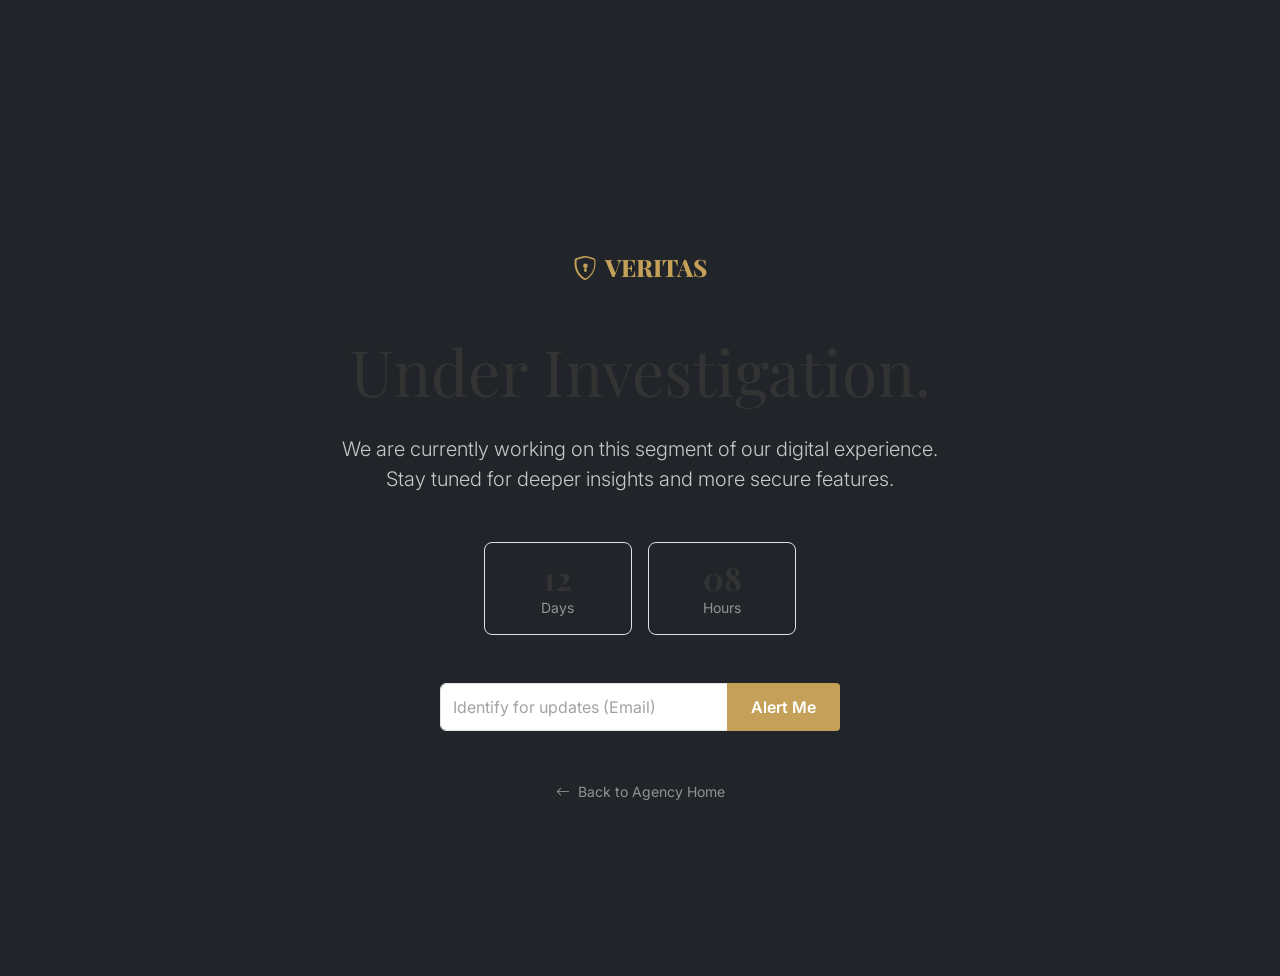
<file: coming-soon.html>
<!DOCTYPE html>
<html lang="en">
<head>
    <meta charset="UTF-8">
    <meta name="viewport" content="width=device-width, initial-scale=1.0">
    <title>Coming Soon | Veritas Investigations</title>
    <link href="https://cdn.jsdelivr.net/npm/bootstrap@5.3.0/dist/css/bootstrap.min.css" rel="stylesheet">
    <link rel="stylesheet" href="https://cdn.jsdelivr.net/npm/bootstrap-icons@1.10.5/font/bootstrap-icons.css">
    <link href="https://fonts.googleapis.com/css2?family=Inter:wght@400;500;600;700&family=Playfair+Display:wght@700;800&display=swap" rel="stylesheet">
    <link rel="icon" type="image/svg+xml" href="assets/images/favicon.svg">
    <link rel="stylesheet" href="assets/css/style.css">
</head>
<body class="bg-dark text-white">

    <div class="container">
        <div class="row min-vh-100 align-items-center justify-content-center text-center">
            <div class="col-lg-7">
                <div class="mb-5">
                    <a class="navbar-brand text-white fs-2" href="index.html">
                        <i class="bi bi-shield-lock me-2"></i>VERITAS
                    </a>
                </div>
                <h1 class="display-3 mb-4">Under Investigation.</h1>
                <p class="lead opacity-75 mb-5 mx-auto" style="max-width: 600px;">We are currently working on this segment of our digital experience. Stay tuned for deeper insights and more secure features.</p>
                
                <div class="row justify-content-center g-3 mb-5">
                    <div class="col-6 col-md-3">
                        <div class="p-3 border rounded-3 text-center">
                            <h2 class="mb-0">12</h2>
                            <p class="small mb-0 opacity-50">Days</p>
                        </div>
                    </div>
                    <div class="col-6 col-md-3">
                        <div class="p-3 border rounded-3 text-center">
                            <h2 class="mb-0">08</h2>
                            <p class="small mb-0 opacity-50">Hours</p>
                        </div>
                    </div>
                </div>

                <div class="input-group mx-auto" style="max-width: 400px;">
                    <input type="text" class="form-control" placeholder="Identify for updates (Email)">
                    <button class="btn btn-premium px-4">Alert Me</button>
                </div>
                
                <div class="mt-5">
                    <a href="index.html" class="text-white-50 text-decoration-none small"><i class="bi bi-arrow-left me-1"></i> Back to Agency Home</a>
                </div>
            </div>
        </div>
    </div>

    <script src="https://cdn.jsdelivr.net/npm/bootstrap@5.3.0/dist/js/bootstrap.bundle.min.js"></script>
    <script src="assets/js/main.js"></script>
</body>
</html>
</file>
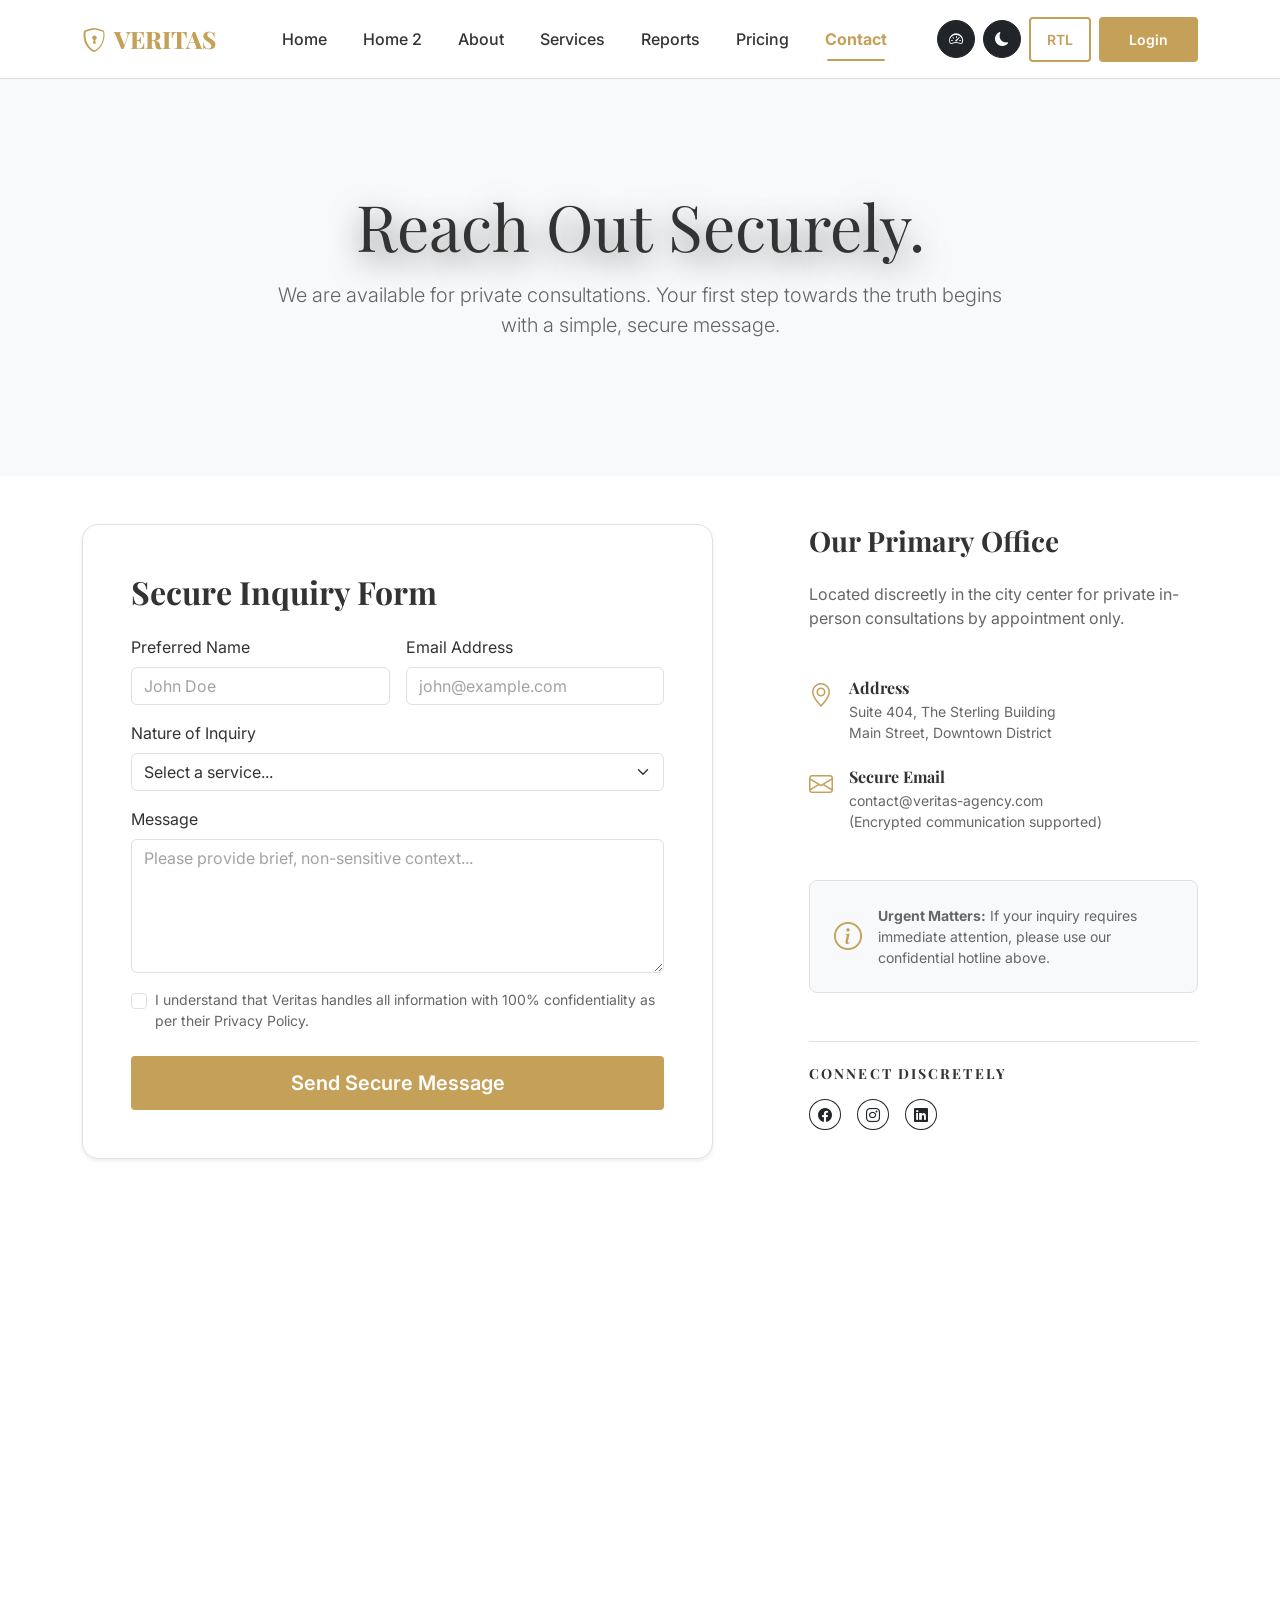
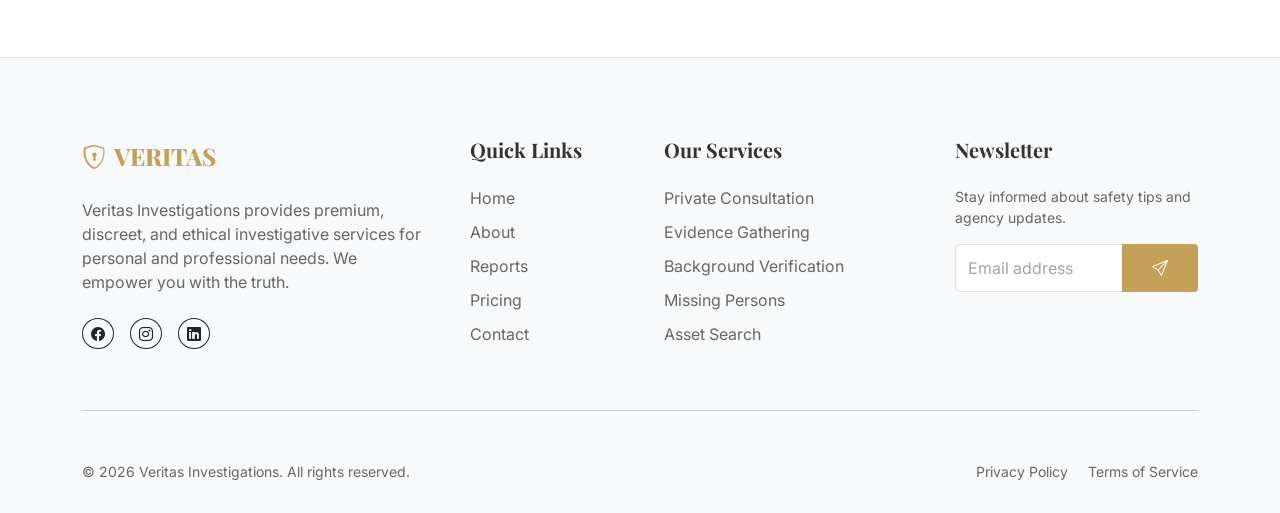
<file: contact.html>
<!DOCTYPE html>
<html lang="en">
<head>
    <meta charset="UTF-8">
    <meta name="viewport" content="width=device-width, initial-scale=1.0">
    <title>Contact | Veritas Investigations</title>
    <link href="https://cdn.jsdelivr.net/npm/bootstrap@5.3.0/dist/css/bootstrap.min.css" rel="stylesheet">
    <link rel="stylesheet" href="https://cdn.jsdelivr.net/npm/bootstrap-icons@1.10.5/font/bootstrap-icons.css">
    <link href="https://fonts.googleapis.com/css2?family=Inter:wght@400;500;600;700&family=Playfair+Display:wght@700;800&display=swap" rel="stylesheet">
    <link rel="icon" type="image/svg+xml" href="assets/images/favicon.svg">
    <link rel="stylesheet" href="assets/css/style.css">
</head>
<body>

    <!-- Navbar -->
    <nav class="navbar navbar-expand-lg fixed-top">
        <div class="container">
            <a class="navbar-brand" href="index.html">
                <i class="bi bi-shield-lock me-2"></i>VERITAS
            </a>
            <button class="navbar-toggler" type="button" data-bs-toggle="collapse" data-bs-target="#navbarNav">
                <span class="navbar-toggler-icon"></span>
            </button>
            <div class="collapse navbar-collapse" id="navbarNav">
                <ul class="navbar-nav mx-auto">
                    <li class="nav-item"><a class="nav-link" href="index.html">Home</a></li>
                    <li class="nav-item"><a class="nav-link" href="home-2.html">Home 2</a></li>
                    <li class="nav-item"><a class="nav-link" href="about.html">About</a></li>
                    <li class="nav-item"><a class="nav-link" href="services.html">Services</a></li>
                    <li class="nav-item"><a class="nav-link" href="blog.html">Reports</a></li>
                    <li class="nav-item"><a class="nav-link" href="pricing.html">Pricing</a></li>
                    <li class="nav-item"><a class="nav-link active" href="contact.html">Contact</a></li>
                </ul>
                <div class="d-flex align-items-center gap-2 mt-3 mt-lg-0">
                    <a href="dashboard.html" class="btn btn-sm btn-dark rounded-circle" title="Dashboard" style="width: 38px; height: 38px; display: flex; align-items: center; justify-content: center;">
                        <i class="bi bi-speedometer2"></i>
                    </a>
                    <button class="btn btn-sm btn-dark rounded-circle" id="dark-mode-toggle" title="Toggle Theme" style="width: 38px; height: 38px; display: flex; align-items: center; justify-content: center;">
                        <i class="bi bi-moon-fill"></i>
                    </button>
                    <button class="btn btn-sm btn-outline-premium px-3" id="rtl-toggle">RTL</button>
                    <a href="login.html" class="btn btn-sm btn-premium">Login</a>
                </div>
            </div>
        </div>
    </nav>

    <!-- Header -->
    <section class="hero-page-header text-center py-5">
        <div class="container">
            <div class="row justify-content-center">
                <div class="col-lg-8 hero-content">
                    <h1 class="display-3 mb-3">Reach Out Securely.</h1>
                    <p class="lead opacity-75 mb-4">We are available for private consultations. Your first step towards the truth begins with a simple, secure message.</p>
                </div>
            </div>
        </div>
    </section>

    <!-- 1. Contact Form -->
    <section class="py-5">
        <div class="container">
            <div class="row g-5">
                <div class="col-lg-7">
                    <div class="p-4 p-md-5 border rounded-4 bg-white shadow-sm dark-card">
                        <h2 class="mb-4 text-center text-lg-start">Secure Inquiry Form</h2>
                        <form>
                            <div class="row g-3">
                                <div class="col-md-6">
                                    <label class="form-label">Preferred Name</label>
                                    <input type="text" class="form-control" placeholder="John Doe">
                                </div>
                                <div class="col-md-6">
                                    <label class="form-label">Email Address</label>
                                    <input type="email" class="form-control" placeholder="john@example.com">
                                </div>
                                <div class="col-md-12">
                                    <label class="form-label">Nature of Inquiry</label>
                                    <select class="form-select">
                                        <option selected>Select a service...</option>
                                        <option>Family Matter</option>
                                        <option>Background Verification</option>
                                        <option>Asset Search</option>
                                        <option>Missing Person</option>
                                        <option>Other / Bespoke</option>
                                    </select>
                                </div>
                                <div class="col-md-12">
                                    <label class="form-label">Message</label>
                                    <textarea class="form-control" rows="5" placeholder="Please provide brief, non-sensitive context..."></textarea>
                                </div>
                                <div class="col-md-12">
                                    <div class="form-check mb-4">
                                        <input class="form-check-input" type="checkbox" id="anonCheck">
                                        <label class="form-check-label small text-muted" for="anonCheck">
                                            I understand that Veritas handles all information with 100% confidentiality as per their Privacy Policy.
                                        </label>
                                    </div>
                                    <button type="submit" class="btn btn-premium btn-lg w-100">Send Secure Message</button>
                                </div>
                            </div>
                        </form>
                    </div>
                </div>
                <div class="col-lg-5 text-center text-lg-start">
                    <div class="ps-lg-5">
                        <h3 class="mb-4">Our Primary Office</h3>
                        <p class="text-muted mb-5">Located discreetly in the city center for private in-person consultations by appointment only.</p>
                        
                        <div class="mb-4 d-flex flex-column align-items-center flex-lg-row align-items-lg-start">
                            <i class="bi bi-geo-alt fs-4 text-gold mb-2 mb-lg-0 me-lg-3" style="color: var(--secondary-color);"></i>
                            <div>
                                <h6 class="mb-1">Address</h6>
                                <p class="text-muted small mb-0">Suite 404, The Sterling Building<br>Main Street, Downtown District</p>
                            </div>
                        </div>

                        <div class="mb-4 d-flex flex-column align-items-center flex-lg-row align-items-lg-start">
                            <i class="bi bi-envelope fs-4 text-gold mb-2 mb-lg-0 me-lg-3" style="color: var(--secondary-color);"></i>
                            <div>
                                <h6 class="mb-1">Secure Email</h6>
                                <p class="text-muted small mb-0">contact@veritas-agency.com<br>(Encrypted communication supported)</p>
                            </div>
                        </div>

                        <div class="mt-5 p-4 bg-light-card rounded-3 d-flex flex-column align-items-center flex-lg-row text-center text-lg-start">
                            <i class="bi bi-info-circle fs-3 mb-2 mb-lg-0 me-lg-3 text-gold"></i>
                            <p class="small text-muted mb-0"><strong>Urgent Matters:</strong> If your inquiry requires immediate attention, please use our confidential hotline above.</p>
                        </div>

                        <div class="mt-5 pt-4 border-top">
                            <h6 class="text-uppercase small fw-bold mb-3 tracking-wider">Connect Discretely</h6>
                            <div class="d-flex justify-content-center justify-content-lg-start gap-3">
                                <a href="#" class="btn btn-outline-dark btn-sm rounded-circle"><i class="bi bi-facebook"></i></a>
                                <a href="#" class="btn btn-outline-dark btn-sm rounded-circle"><i class="bi bi-instagram"></i></a>
                                <a href="#" class="btn btn-outline-dark btn-sm rounded-circle"><i class="bi bi-linkedin"></i></a>
                            </div>
                        </div>
                    </div>
                </div>
            </div>
        </div>
    </section>

    <!-- Map Section -->
    <section class="map-section py-0">
        <div class="container-fluid p-0">
            <div class="map-container" style="height: 450px; position: relative; overflow: hidden;">
                <iframe 
                    src="https://www.google.com/maps/embed?pb=!1m18!1m12!1m3!1d3887.892095037142!2d77.6083311!3d12.9855562!2m3!1f0!2f0!3f0!3m2!1i1024!2i768!4f13.1!3m3!1m2!1s0x3bae1670c9b44e6d%3A0xf8dfc3e8517e4fe0!2sMG%20Road%20Bengaluru!5e0!3m2!1sen!2sin!4v1712915000000!5m2!1sen!2sin" 
                    width="100%" 
                    height="100%" 
                    style="border:0;" 
                    allowfullscreen="" 
                    loading="lazy" 
                    referrerpolicy="no-referrer-when-downgrade">
                </iframe>
            </div>
        </div>
    </section>

   <!-- Footer -->
    <footer class="footer">
        <div class="container">
            <div class="row g-5">
                <div class="col-lg-4">
                    <a class="navbar-brand d-block mb-4" href="index.html" id="footer-logo">
                        <i class="bi bi-shield-lock me-2"></i>VERITAS
                    </a>
                    <p class="text-muted mb-4">Veritas Investigations provides premium, discreet, and ethical investigative services for personal and professional needs. We empower you with the truth.</p>
                    <div class="d-flex gap-3">
                        <a href="#" class="btn btn-outline-dark btn-sm rounded-circle"><i class="bi bi-facebook"></i></a>
                        <a href="#" class="btn btn-outline-dark btn-sm rounded-circle"><i class="bi bi-instagram"></i></a>
                        <a href="#" class="btn btn-outline-dark btn-sm rounded-circle"><i class="bi bi-linkedin"></i></a>
                    </div>
                </div>
                <div class="col-md-4 col-lg-2">
                    <h5 class="mb-4">Quick Links</h5>
                    <ul class="list-unstyled">
                        <li><a href="index.html" class="footer-link">Home</a></li>
                        <li><a href="about.html" class="footer-link">About</a></li>
                        <li><a href="blog.html" class="footer-link">Reports</a></li>
                        <li><a href="pricing.html" class="footer-link">Pricing</a></li>
                        <li><a href="contact.html" class="footer-link">Contact</a></li>
                    </ul>
                </div>
                <div class="col-md-4 col-lg-3">
                    <h5 class="mb-4">Our Services</h5>
                    <ul class="list-unstyled">
                        <li><a href="services.html" class="footer-link">Private Consultation</a></li>
                        <li><a href="services.html" class="footer-link">Evidence Gathering</a></li>
                        <li><a href="services.html" class="footer-link">Background Verification</a></li>
                        <li><a href="services.html" class="footer-link">Missing Persons</a></li>
                        <li><a href="services.html" class="footer-link">Asset Search</a></li>
                    </ul>
                </div>
                <div class="col-md-4 col-lg-3">
                    <h5 class="mb-4">Newsletter</h5>
                    <p class="text-muted small">Stay informed about safety tips and agency updates.</p>
                    <div class="input-group mb-3">
                        <input type="text" class="form-control" placeholder="Email address">
                        <button class="btn btn-premium" type="button"><i class="bi bi-send"></i></button>
                    </div>
                </div>
            </div>
            <hr class="my-5 opacity-10">
            <div class="row align-items-center">
                <div class="col-md-6 text-center text-md-start">
                    <p class="text-muted small mb-0">&copy; 2026 Veritas Investigations. All rights reserved.</p>
                </div>
                <div class="col-md-6 text-center text-md-end mt-3 mt-md-0">
                    <a href="#" class="text-muted small me-3">Privacy Policy</a>
                    <a href="#" class="text-muted small">Terms of Service</a>
                </div>
            </div>
        </div>
    </footer>

    <script src="https://cdn.jsdelivr.net/npm/bootstrap@5.3.0/dist/js/bootstrap.bundle.min.js"></script>
    <script src="assets/js/main.js"></script>
</body>
</html>
</file>
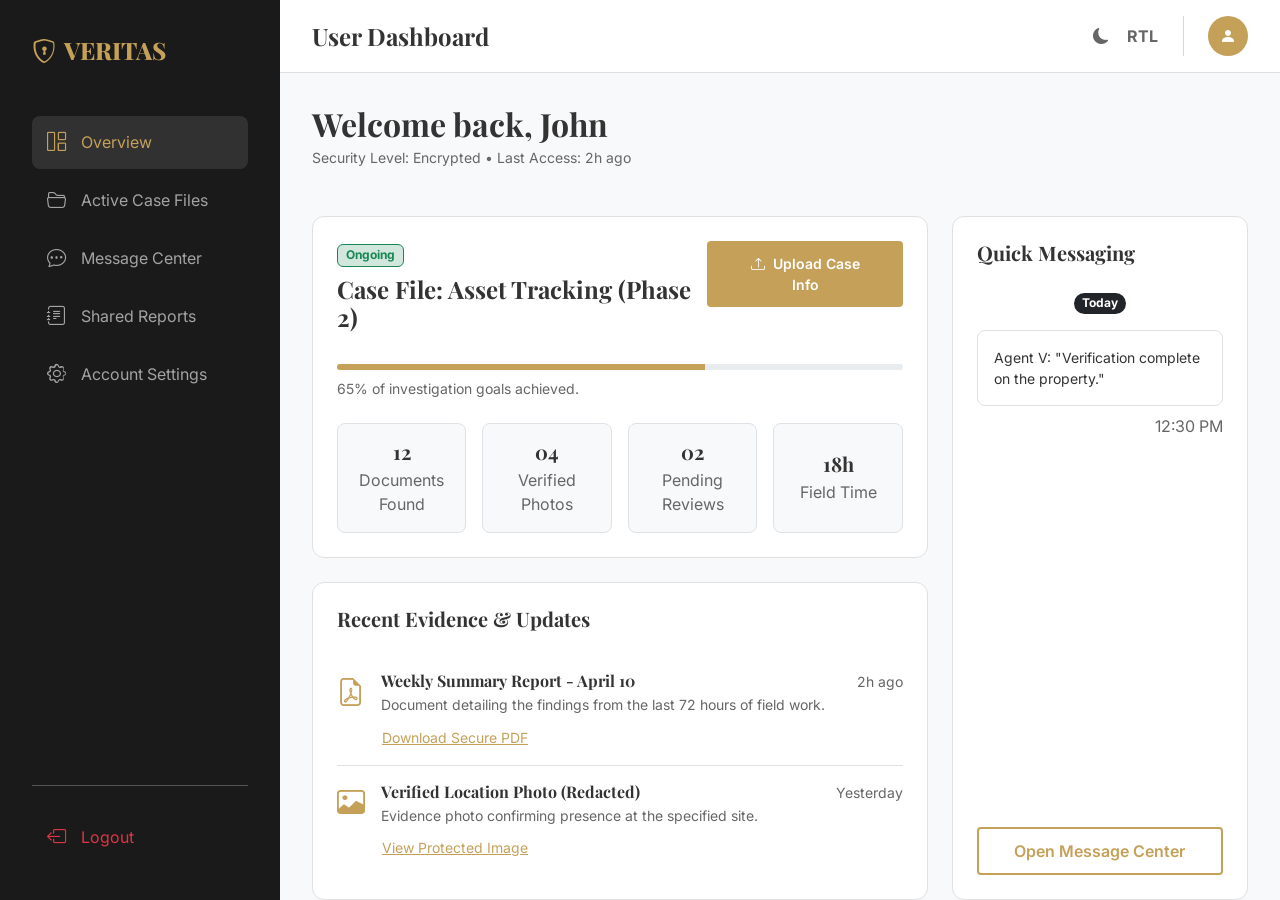
<file: dashboard.html>
<!DOCTYPE html>
<html lang="en">

<head>
    <meta charset="UTF-8">
    <meta name="viewport" content="width=device-width, initial-scale=1.0">
    <title>Client Dashboard | Veritas Investigations</title>
    <link href="https://cdn.jsdelivr.net/npm/bootstrap@5.3.0/dist/css/bootstrap.min.css" rel="stylesheet">
    <link rel="stylesheet" href="https://cdn.jsdelivr.net/npm/bootstrap-icons@1.10.5/font/bootstrap-icons.css">
    <link
        href="https://fonts.googleapis.com/css2?family=Inter:wght@400;500;600;700&family=Playfair+Display:wght@700;800&display=swap"
        rel="stylesheet">
    <link rel="icon" type="image/svg+xml" href="assets/images/favicon.svg">
    <link rel="stylesheet" href="assets/css/style.css">
</head>

<body class="dashboard-page">

    <div class="dashboard-wrapper">
        <!-- Sidebar -->
        <aside class="dashboard-sidebar">
            <div class="mb-5">
                <a class="navbar-brand text-white" href="index.html">
                    <i class="bi bi-shield-lock me-2"></i>VERITAS
                </a>
            </div>

            <nav class="flex-grow-1">
                <a href="#" class="sidebar-link active" data-target="tab-overview"><i class="bi bi-grid-1x2"></i>
                    Overview</a>
                <a href="#" class="sidebar-link" data-target="tab-cases"><i class="bi bi-folder2-open"></i> Active Case
                    Files</a>
                <a href="#" class="sidebar-link" data-target="tab-messages"><i class="bi bi-chat-dots"></i> Message
                    Center</a>
                <a href="#" class="sidebar-link" data-target="tab-reports"><i class="bi bi-journal-text"></i> Shared
                    Reports</a>
                <a href="#" class="sidebar-link" data-target="tab-settings"><i class="bi bi-gear"></i> Account
                    Settings</a>
            </nav>

            <div class="mt-auto">
                <hr class="opacity-10 mb-4">
                <a href="index.html" class="sidebar-link text-danger" id="logout-btn">
                    <i class="bi bi-box-arrow-left"></i> Logout
                </a>
            </div>
        </aside>

        <!-- Main Content -->
        <main class="dashboard-content">
            <!-- Top Bar -->
            <div class="dashboard-top-bar sticky-top d-flex justify-content-between align-items-center">
                <div class="d-flex align-items-center gap-3">
                    <button class="btn btn-dark d-lg-none" id="sidebar-toggle"><i class="bi bi-list"></i></button>
                    <h4 class="mb-0 d-none d-lg-block fw-bold">User Dashboard</h4>
                </div>
                <div class="d-flex align-items-center gap-3">
                    <button class="btn btn-link text-decoration-none p-0 text-muted" id="dark-mode-toggle">
                        <i class="bi bi-moon-fill"></i>
                    </button>
                    <button class="btn btn-link text-decoration-none p-0 text-muted small fw-bold"
                        id="rtl-toggle">RTL</button>
                    <div class="vr mx-2 text-muted opacity-25"></div>
                    <div class="d-flex align-items-center gap-2">
                        <div
                            style="width: 40px; height: 40px; background: var(--secondary-color); color: #fff; border-radius: 50%; display: flex; align-items: center; justify-content: center;">
                            <i class="bi bi-person-fill"></i>
                        </div>
                    </div>
                </div>
            </div>

            <div class="dashboard-inner-content">
                <header class="mb-5">
                    <h2 class="mb-1">Welcome back, John</h2>
                    <p class="text-muted small mb-0">Security Level: Encrypted • Last Access: 2h ago</p>
                </header>

                <!-- Dashboard Body -->
                <div id="tab-overview" class="dashboard-tab-content active">
                    <div class="row g-4">
                        <!-- Case Summary -->
                        <div class="col-lg-8">
                            <div class="case-card mb-4">
                                <div class="d-flex justify-content-between align-items-start mb-4">
                                    <div>
                                        <span
                                            class="badge bg-success-subtle text-success border border-success mb-2">Ongoing</span>
                                        <h4>Case File: Asset Tracking (Phase 2)</h4>
                                    </div>
                                    <button class="btn btn-premium btn-sm" id="upload-btn"><i
                                            class="bi bi-upload me-2"></i>Upload Case Info</button>
                                </div>
                                <div class="progress mb-2" style="height: 6px;">
                                    <div class="progress-bar bg-gold" role="progressbar"
                                        style="width: 65%; background-color: var(--secondary-color);"></div>
                                </div>
                                <p class="small text-muted mb-4">65% of investigation goals achieved.</p>

                                <div class="row g-3">
                                    <div class="col-6 col-md-3">
                                        <div class="p-3 border rounded-3 text-center bg-light-card h-100 d-flex flex-column justify-content-center">
                                            <h5 class="mb-1">12</h5>
                                            <p class="x-small text-muted mb-0">Documents Found</p>
                                        </div>
                                    </div>
                                    <div class="col-6 col-md-3">
                                        <div class="p-3 border rounded-3 text-center bg-light-card h-100 d-flex flex-column justify-content-center">
                                            <h5 class="mb-1">04</h5>
                                            <p class="x-small text-muted mb-0">Verified Photos</p>
                                        </div>
                                    </div>
                                    <div class="col-6 col-md-3">
                                        <div class="p-3 border rounded-3 text-center bg-light-card h-100 d-flex flex-column justify-content-center">
                                            <h5 class="mb-1">02</h5>
                                            <p class="x-small text-muted mb-0">Pending Reviews</p>
                                        </div>
                                    </div>
                                    <div class="col-6 col-md-3">
                                        <div class="p-3 border rounded-3 text-center bg-light-card h-100 d-flex flex-column justify-content-center">
                                            <h5 class="mb-1">18h</h5>
                                            <p class="x-small text-muted mb-0">Field Time</p>
                                        </div>
                                    </div>
                                </div>
                            </div>

                            <!-- Evidence Feed -->
                            <div class="case-card">
                                <h5 class="mb-4">Recent Evidence & Updates</h5>
                                <div class="list-group list-group-flush">
                                    <div class="list-group-item bg-transparent px-0 py-3">
                                        <div class="d-flex gap-3">
                                            <div class="flex-shrink-0 text-gold"><i
                                                    class="bi bi-file-earmark-pdf fs-3"></i></div>
                                            <div>
                                                <h6 class="mb-1">Weekly Summary Report - April 10</h6>
                                                <p class="small text-muted mb-2">Document detailing the findings from
                                                    the last 72 hours of field work.</p>
                                                <a href="#" class="btn btn-link btn-sm p-0 text-gold">Download Secure
                                                    PDF</a>
                                            </div>
                                            <div class="ms-auto small text-muted">2h ago</div>
                                        </div>
                                    </div>
                                    <div class="list-group-item bg-transparent px-0 py-3">
                                        <div class="d-flex gap-3">
                                            <div class="flex-shrink-0 text-gold"><i class="bi bi-image fs-3"></i></div>
                                            <div>
                                                <h6 class="mb-1">Verified Location Photo (Redacted)</h6>
                                                <p class="small text-muted mb-2">Evidence photo confirming presence at
                                                    the specified site.</p>
                                                <a href="#" class="btn btn-link btn-sm p-0 text-gold">View Protected
                                                    Image</a>
                                            </div>
                                            <div class="ms-auto small text-muted">Yesterday</div>
                                        </div>
                                    </div>
                                </div>
                            </div>
                        </div>

                        <!-- Messaging Sidebar Quick View -->
                        <div class="col-lg-4">
                            <div class="case-card h-100 d-flex flex-column">
                                <h5 class="mb-4">Quick Messaging</h5>
                                <div class="flex-grow-1 overflow-auto mb-3" style="max-height: 400px;">
                                    <div class="mb-3 text-center"><span
                                            class="badge bg-dark rounded-pill x-small">Today</span></div>
                                    <div class="mb-3">
                                        <div class="bg-light p-3 rounded-3 mb-2 dark-card">
                                            <p class="small mb-0">Agent V: "Verification complete on the property."</p>
                                        </div>
                                        <span class="x-small text-muted d-block text-end">12:30 PM</span>
                                    </div>
                                </div>
                                <div class="mt-auto text-center">
                                    <a href="#" class="btn btn-outline-premium w-100 switch-tab-btn"
                                        data-target="tab-messages">Open Message Center</a>
                                </div>
                            </div>
                        </div>
                    </div>
                </div>

                <div id="tab-cases" class="dashboard-tab-content">
                    <div class="case-card mb-4">
                        <div class="row align-items-center mb-4">
                            <div class="col-md-6">
                                <h4 class="mb-0">Active Investigations</h4>
                            </div>
                            <div class="col-md-6 text-md-end mt-3 mt-md-0">
                                <button class="btn btn-premium btn-sm"><i class="bi bi-plus-lg me-2"></i>New
                                    Inquiry</button>
                            </div>
                        </div>
                        <div class="table-responsive">
                            <table class="table table-hover align-middle transparent-table">
                                <thead>
                                    <tr>
                                        <th>ID</th>
                                        <th>Title</th>
                                        <th>Type</th>
                                        <th>Status</th>
                                        <th>Action</th>
                                    </tr>
                                </thead>
                                <tbody>
                                    <tr>
                                        <td class="small fw-bold">#4492-B</td>
                                         <td>Asset Tracking (Phase 2)</td>
                                         <td><span class="badge badge-status">Financial</span></td>
                                        <td><span class="text-success"><i
                                                    class="bi bi-circle-fill x-small me-2"></i>Active</span></td>
                                        <td><button class="btn btn-sm btn-dark">Open</button></td>
                                    </tr>
                                    <tr>
                                        <td class="small fw-bold">#2109-A</td>
                                         <td>Background Verification</td>
                                         <td><span class="badge badge-status">Verification</span></td>
                                        <td><span class="text-muted"><i
                                                    class="bi bi-circle-fill x-small me-2"></i>Pending</span></td>
                                        <td><button class="btn btn-sm btn-dark">Open</button></td>
                                    </tr>
                                </tbody>
                            </table>
                        </div>
                    </div>
                </div>

                <div id="tab-messages" class="dashboard-tab-content">
                    <div class="row g-0 h-100 border rounded-4 overflow-hidden" style="min-height: 600px;">
                        <div class="col-lg-4 border-end bg-light-card no-hover">
                            <div class="p-3 border-bottom"><input type="text" class="form-control"
                                    placeholder="Search chats..."></div>
                            <div class="overflow-auto" style="height: 540px;">
                                <!-- Active Chat -->
                                <div class="p-3 border-bottom position-relative chat-item-active">
                                    <div class="d-flex justify-content-between align-items-start mb-1">
                                        <h6 class="mb-0">Agent V (Lead)</h6>
                                        <span class="x-small text-gold">12:30 PM</span>
                                    </div>
                                    <p class="x-small text-muted text-truncate mb-0">Verification complete on the property.</p>
                                </div>
                                <!-- Other Chat -->
                                <div class="p-3 border-bottom position-relative chat-item-hover">
                                    <div class="d-flex justify-content-between align-items-start mb-1">
                                        <h6 class="mb-0">Evidence Analyst E</h6>
                                        <span class="x-small text-muted">Yesterday</span>
                                    </div>
                                    <p class="x-small text-muted text-truncate mb-0">The metadata on the images is verified.</p>
                                </div>
                            </div>
                        </div>
                        <div class="col-lg-8 d-flex flex-column dark-card no-hover">
                            <div class="p-3 border-bottom d-flex align-items-center justify-content-between">
                                <div class="d-flex align-items-center">
                                    <div class="bg-gold p-2 rounded-circle text-white me-3"
                                        style="width: 40px; height: 40px; display: flex; align-items: center; justify-content: center;">
                                        <i class="bi bi-person"></i></div>
                                    <div>
                                        <h6 class="mb-0">Agent V (Lead)</h6><span
                                            class="x-small text-success">Online</span>
                                    </div>
                                </div>
                                <button class="btn btn-sm btn-outline-dark"><i class="bi bi-telephone"></i></button>
                            </div>
                            <div class="flex-grow-1 p-4 overflow-auto">
                                <div class="mb-3 text-center">
                                    <span class="badge badge-date">Today, April 12</span>
                                </div>
                                <div class="mb-4 d-flex">
                                    <div class="bg-light-card p-3 rounded-4"
                                        style="max-width: 80%; border-bottom-left-radius: 4px;">
                                        <p class="small mb-0">I have uploaded the definitive proof of residency. Please
                                            check the 'Reports' tab for the full dossier.</p>
                                    </div>
                                </div>
                                <div class="mb-4 d-flex justify-content-end">
                                    <div class="bg-dark text-white p-3 rounded-4"
                                        style="max-width: 80%; border-bottom-right-radius: 4px;">
                                        <p class="small mb-0">Thank you. Investigating the financial trails now based on
                                            those documents.</p>
                                    </div>
                                </div>
                            </div>
                            <div class="p-3 border-top mt-auto">
                                <div class="input-group"><input type="text" class="form-control border-0"
                                        placeholder="Type a message..."><button class="btn btn-premium"><i
                                            class="bi bi-send"></i></button></div>
                            </div>
                        </div>
                    </div>
                </div>

                <div id="tab-reports" class="dashboard-tab-content">
                    <div class="row g-4">
                        <div class="col-md-6 col-lg-5">
                            <div class="case-card p-4 text-center">
                                <div class="text-gold mb-3"><i class="bi bi-file-earmark-lock2 display-4"></i></div>
                                <h6>Full Interim Report</h6>
                                <p class="x-small text-muted">Finalized: April 10, 2026</p>
                                <button class="btn btn-outline-premium btn-sm w-100" style="white-space: nowrap;">Download Report</button>
                            </div>
                        </div>
                        <div class="col-md-6 col-lg-5">
                            <div class="case-card p-4 text-center">
                                <div class="text-gold mb-3"><i class="bi bi-file-earmark-medical display-4"></i></div>
                                <h6>Initial Discovery Log</h6>
                                <p class="x-small text-muted">Finalized: March 25, 2026</p>
                                <button class="btn btn-outline-premium btn-sm w-100" style="white-space: nowrap;">Download Log</button>
                            </div>
                        </div>
                    </div>
                </div>

                <div id="tab-settings" class="dashboard-tab-content">
                    <div class="row g-4">
                        <div class="col-lg-6">
                            <div class="case-card p-4 h-100 d-flex flex-column">
                                <h5 class="mb-4">Profile Information</h5>
                                <form class="flex-grow-1 d-flex flex-column">
                                    <div class="mb-3"><label class="form-label x-small text-muted">Full
                                            Name</label><input type="text" class="form-control" value="John Doe"></div>
                                    <div class="mb-3"><label class="form-label x-small text-muted">Email
                                            Address</label><input type="email" class="form-control"
                                            value="john@example.com" disabled></div>
                                    <div class="mt-auto pt-4 text-center">
                                        <button type="button" class="btn btn-premium btn-sm">Save Changes</button>
                                    </div>
                                </form>
                            </div>
                        </div>
                        <div class="col-lg-6">
                            <div class="case-card p-4 h-100 d-flex flex-column">
                                <h5 class="mb-4">Security Preferences</h5>
                                <div class="flex-grow-1">
                                    <div class="form-check form-switch mb-3">
                                        <input class="form-check-input" type="checkbox" id="twoFactor" checked>
                                        <label class="form-check-label small" for="twoFactor">Two-Factor
                                            Authentication</label>
                                    </div>
                                    <div class="form-check form-switch mb-3">
                                        <input class="form-check-input" type="checkbox" id="emailAlerts" checked>
                                        <label class="form-check-label small" for="emailAlerts">Email Alerts for Shared
                                            Files</label>
                                    </div>
                                </div>
                                <div class="mt-auto pt-4 text-center">
                                    <button type="button" class="btn btn-outline-premium btn-sm">Update Security</button>
                                </div>
                            </div>
                        </div>
                    </div>
                </div>
            </div> <!-- End Dashboard Inner Content -->
        </main>
    </div>

    <!-- Scripts -->
    <script src="https://cdn.jsdelivr.net/npm/bootstrap@5.3.0/dist/js/bootstrap.bundle.min.js"></script>
    <script src="assets/js/dashboard.js"></script>
    <script src="assets/js/main.js"></script>
</body>

</html>
</file>
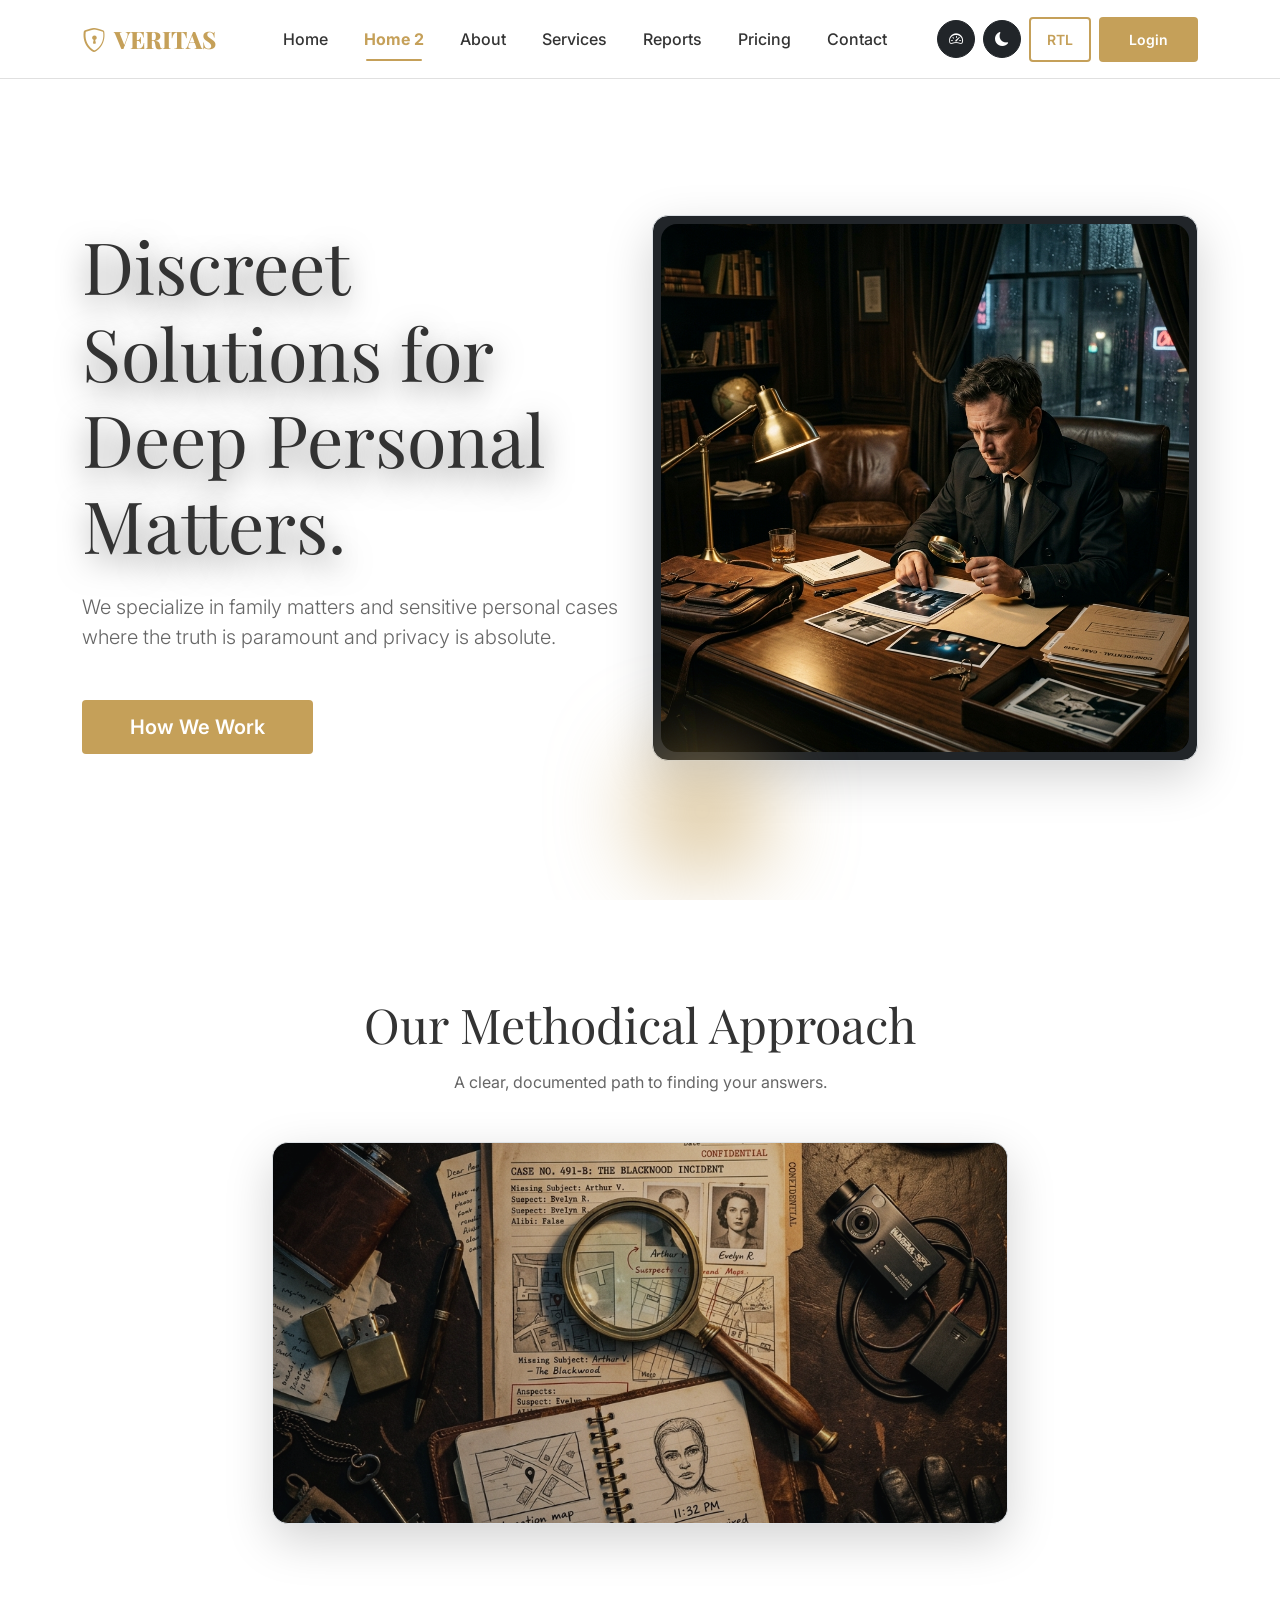
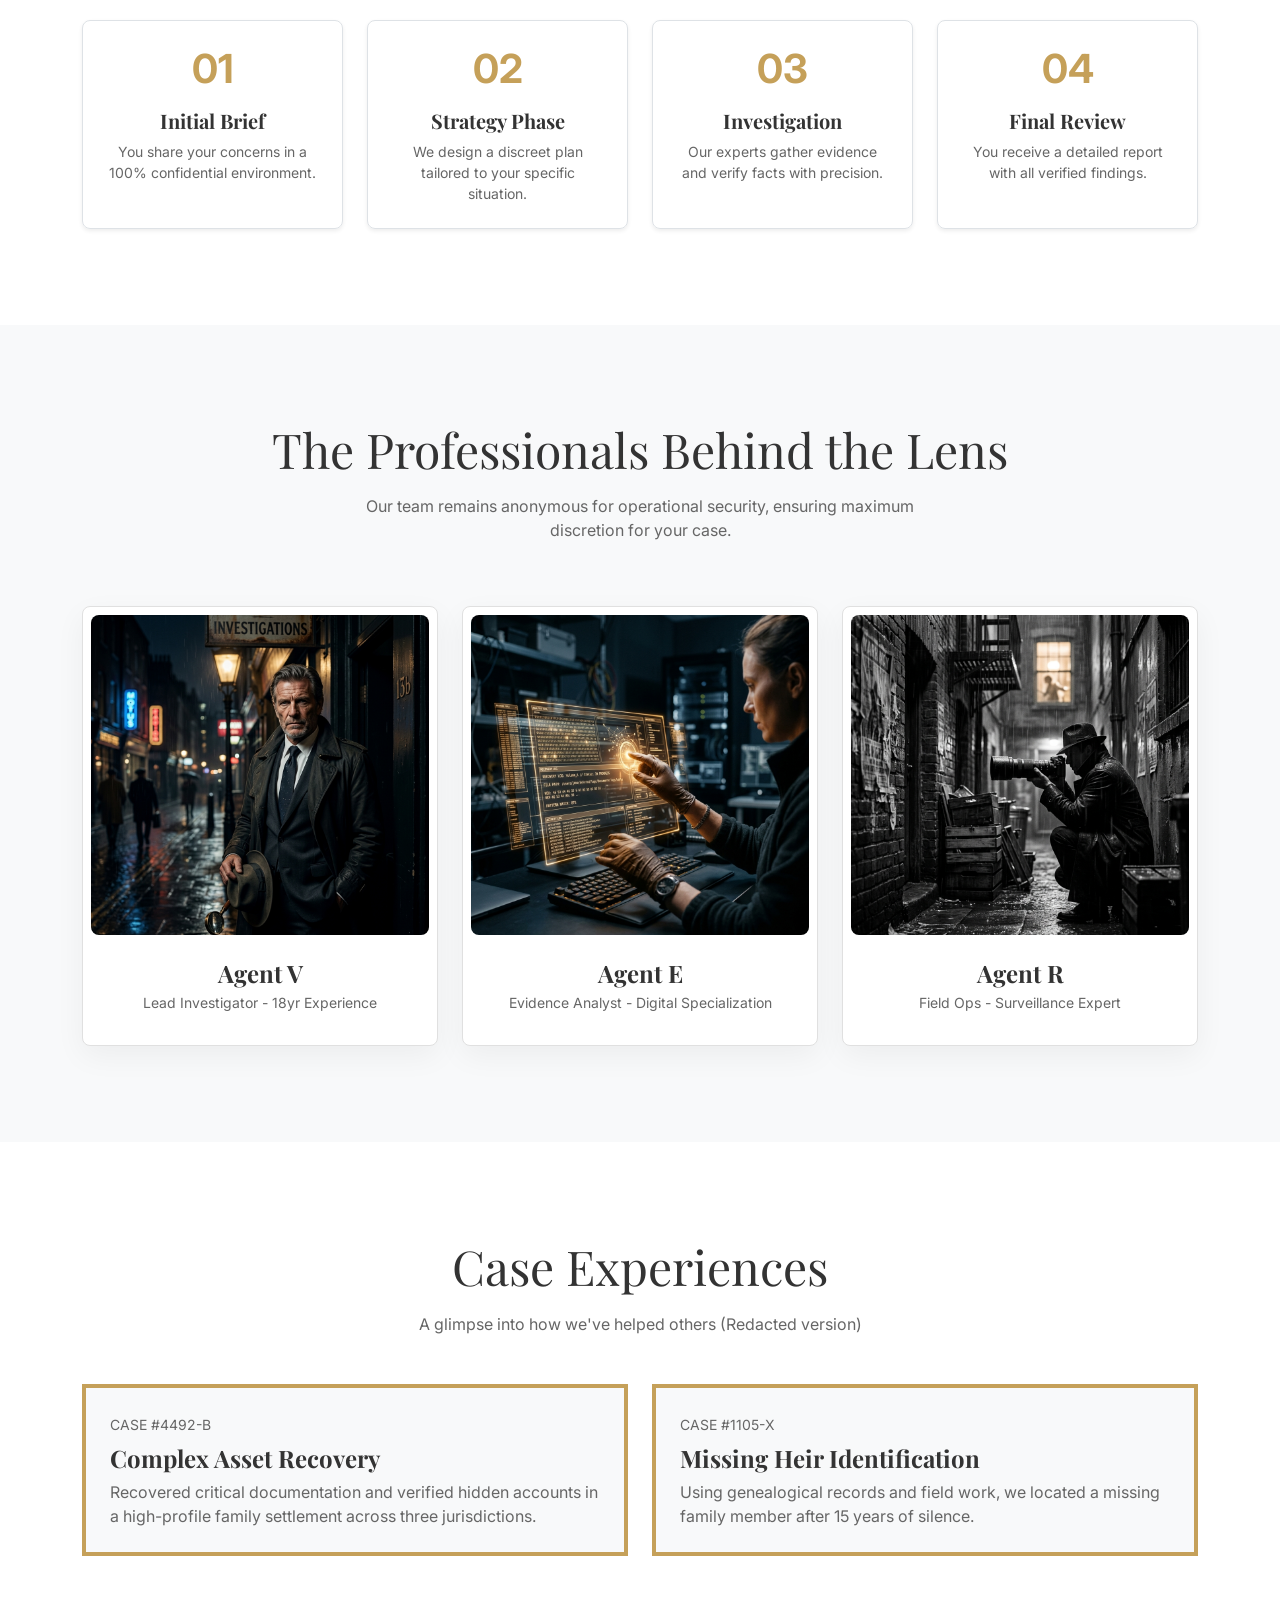
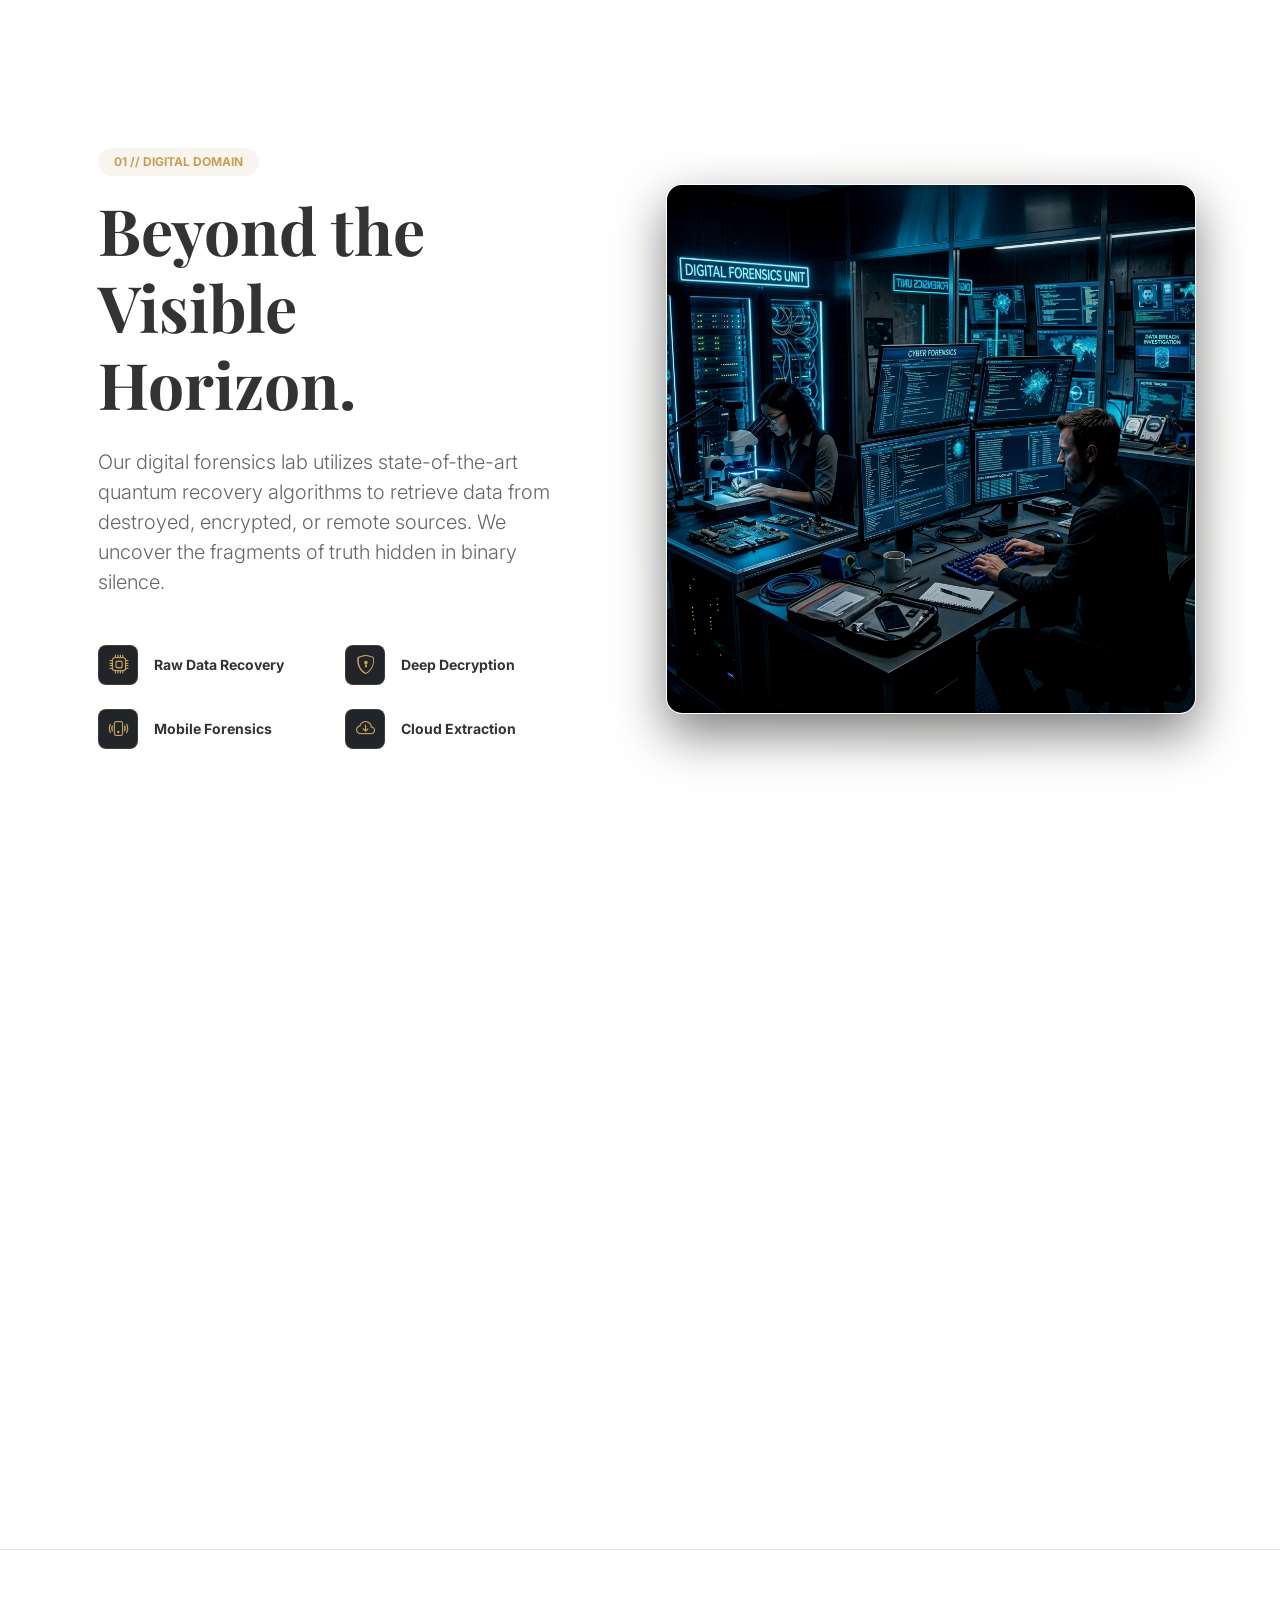
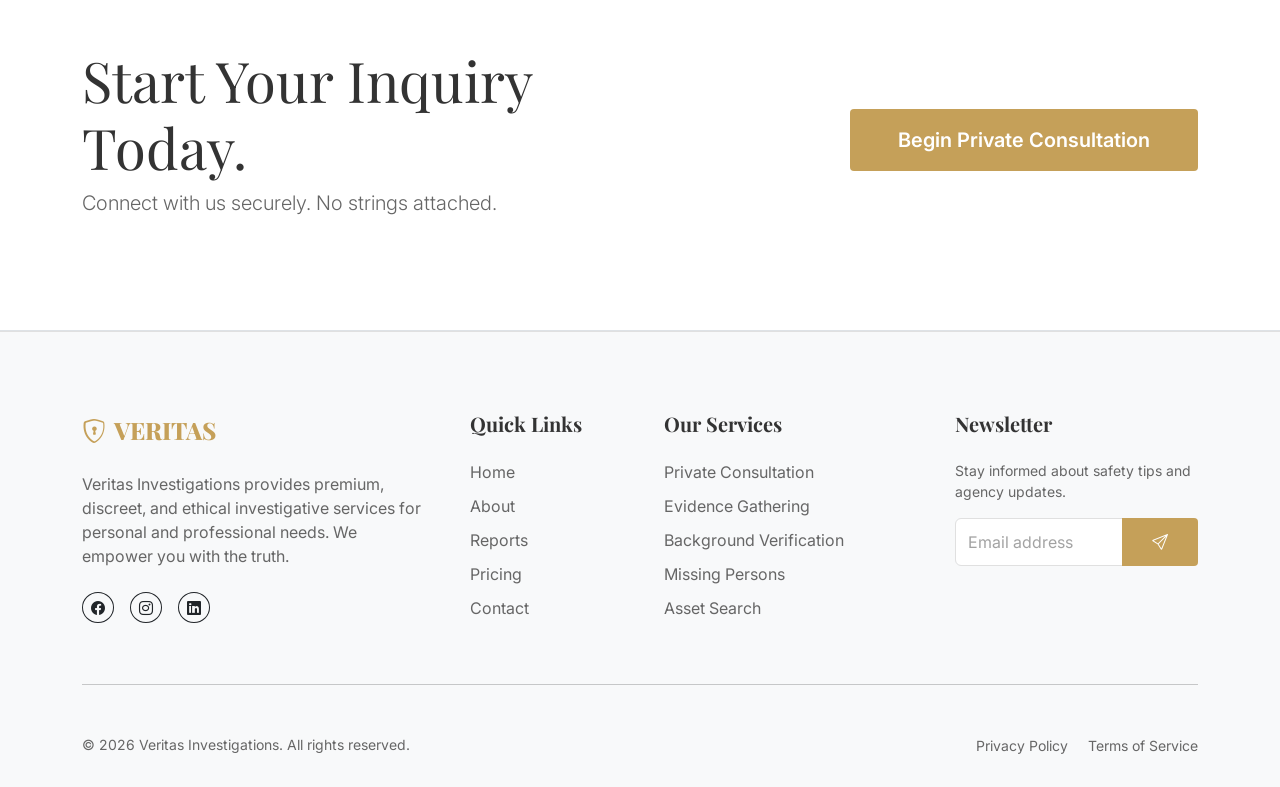
<file: home-2.html>
<!DOCTYPE html>
<html lang="en">
<head>
    <meta charset="UTF-8">
    <meta name="viewport" content="width=device-width, initial-scale=1.0">
    <title>Veritas Investigations | Private & Professional</title>
    <link href="https://cdn.jsdelivr.net/npm/bootstrap@5.3.0/dist/css/bootstrap.min.css" rel="stylesheet">
    <link rel="stylesheet" href="https://cdn.jsdelivr.net/npm/bootstrap-icons@1.10.5/font/bootstrap-icons.css">
    <link href="https://fonts.googleapis.com/css2?family=Inter:wght@400;500;600;700&family=Playfair+Display:wght@700;800&display=swap" rel="stylesheet">
    <link rel="icon" type="image/svg+xml" href="assets/images/favicon.svg">
    <link rel="stylesheet" href="assets/css/style.css">
</head>
<body class="home-2">

    <!-- Navbar -->
    <nav class="navbar navbar-expand-lg fixed-top">
        <div class="container">
            <a class="navbar-brand" href="index.html">
                <i class="bi bi-shield-lock me-2"></i>VERITAS
            </a>
            <button class="navbar-toggler" type="button" data-bs-toggle="collapse" data-bs-target="#navbarNav">
                <span class="navbar-toggler-icon"></span>
            </button>
            <div class="collapse navbar-collapse" id="navbarNav">
                <ul class="navbar-nav mx-auto">
                    <li class="nav-item"><a class="nav-link" href="index.html">Home</a></li>
                    <li class="nav-item"><a class="nav-link active" href="home-2.html">Home 2</a></li>
                    <li class="nav-item"><a class="nav-link" href="about.html">About</a></li>
                    <li class="nav-item"><a class="nav-link" href="services.html">Services</a></li>
                    <li class="nav-item"><a class="nav-link" href="blog.html">Reports</a></li>
                    <li class="nav-item"><a class="nav-link" href="pricing.html">Pricing</a></li>
                    <li class="nav-item"><a class="nav-link" href="contact.html">Contact</a></li>
                </ul>
                <div class="d-flex align-items-center gap-2 mt-3 mt-lg-0">
                    <a href="dashboard.html" class="btn btn-sm btn-dark rounded-circle" title="Dashboard" style="width: 38px; height: 38px; display: flex; align-items: center; justify-content: center;">
                        <i class="bi bi-speedometer2"></i>
                    </a>
                    <button class="btn btn-sm btn-dark rounded-circle" id="dark-mode-toggle" title="Toggle Theme" style="width: 38px; height: 38px; display: flex; align-items: center; justify-content: center;">
                        <i class="bi bi-moon-fill"></i>
                    </button>
                    <button class="btn btn-sm btn-outline-premium px-3" id="rtl-toggle">RTL</button>
                    <a href="login.html" class="btn btn-sm btn-premium">Login</a>
                </div>
            </div>
        </div>
    </nav>

    <!-- Hero Section 2: Split Layout Refined -->
    <section class="hero-section d-flex align-items-center" style="background: var(--bg-color); height: calc(100vh - 76px); min-height: 600px; padding: 20px 0; overflow: hidden;">
        <div class="container">
            <div class="row align-items-center">
                <div class="col-lg-6 hero-content text-center text-lg-start">
                    <h1 class="display-2 mb-4">Discreet Solutions for <br>Deep Personal Matters.</h1>
                    <p class="lead mb-5 opacity-75">We specialize in family matters and sensitive personal cases where the truth is paramount and privacy is absolute.</p>
                    <div class="d-flex justify-content-center justify-content-lg-start gap-3">
                        <a href="#process" class="btn btn-premium btn-lg px-5">How We Work</a>
                    </div>
                </div>
                <div class="col-lg-6 mt-5 mt-lg-0">
                    <div class="position-relative">
                        <div class="hero-image-frame p-2 rounded-4 border border-gold-subtle shadow-lg bg-dark">
                            <img src="assets/images/hero_personal_investigation.png" class="img-fluid rounded-4 w-100" alt="Investigative Services">
                        </div>
                        <!-- Subtle decorative element -->
                        <div class="position-absolute -top-10 -end-10 bg-gold rounded-circle opacity-10" style="width: 100px; height: 100px; filter: blur(50px);"></div>
                    </div>
                </div>
            </div>
        </div>
    </section>

    <!-- 1. Interactive Process Refined -->
    <section id="process" class="py-5">
        <div class="container py-lg-5">
            <div class="row text-center mb-5">
                <div class="col-lg-8 mx-auto">
                    <h2 class="display-5 mb-3">Our Methodical Approach</h2>
                    <p class="text-muted mb-5">A clear, documented path to finding your answers.</p>
                    <div class="method-visual-wrapper mb-5 rounded-4 overflow-hidden border border-gold-subtle shadow-lg bg-dark">
                        <img src="assets/images/methodical_strategy_visual.png" class="img-fluid w-100" alt="Operational Strategy" style="max-height: 380px; object-fit: cover; opacity: 0.8;">
                    </div>
                </div>
            </div>
            <div class="row g-4">
                <div class="col-md-6 col-lg-3">
                    <div class="p-4 text-center border border-gold-subtle rounded-3 h-100 bg-dark-card shadow-sm">
                        <span class="display-6 fw-bold text-gold mb-3 d-block" style="color: var(--secondary-color);">01</span>
                        <h5>Initial Brief</h5>
                        <p class="small text-muted mb-0">You share your concerns in a 100% confidential environment.</p>
                    </div>
                </div>
                <div class="col-md-6 col-lg-3">
                    <div class="p-4 text-center border border-gold-subtle rounded-3 h-100 bg-dark-card shadow-sm">
                        <span class="display-6 fw-bold text-gold mb-3 d-block" style="color: var(--secondary-color);">02</span>
                        <h5>Strategy Phase</h5>
                        <p class="small text-muted mb-0">We design a discreet plan tailored to your specific situation.</p>
                    </div>
                </div>
                <div class="col-md-6 col-lg-3">
                    <div class="p-4 text-center border border-gold-subtle rounded-3 h-100 bg-dark-card shadow-sm">
                        <span class="display-6 fw-bold text-gold mb-3 d-block" style="color: var(--secondary-color);">03</span>
                        <h5>Investigation</h5>
                        <p class="small text-muted mb-0">Our experts gather evidence and verify facts with precision.</p>
                    </div>
                </div>
                <div class="col-md-6 col-lg-3">
                    <div class="p-4 text-center border border-gold-subtle rounded-3 h-100 bg-dark-card shadow-sm">
                        <span class="display-6 fw-bold text-gold mb-3 d-block" style="color: var(--secondary-color);">04</span>
                        <h5>Final Review</h5>
                        <p class="small text-muted mb-0">You receive a detailed report with all verified findings.</p>
                    </div>
                </div>
            </div>
        </div>
    </section>

    <!-- 2. The Team - Discreet UI -->
    <section class="py-5" style="background-color: var(--section-bg);">
        <div class="container py-lg-5">
            <div class="row justify-content-center text-center mb-5">
                <div class="col-lg-8">
                    <h2 class="display-5 mb-3">The Professionals Behind the Lens</h2>
                    <p class="text-muted mx-auto" style="max-width: 600px;">Our team remains anonymous for operational security, ensuring maximum discretion for your case.</p>
                </div>
            </div>
            <div class="row g-4">
                <div class="col-md-4">
                    <div class="custom-card h-100 p-2">
                        <div class="card-img-wrapper rounded-3">
                            <img src="assets/images/agent-v.png" alt="Agent V - Lead Investigator">
                        </div>
                        <div class="card-body text-center p-4">
                            <h4 class="mb-1">Agent V</h4>
                            <p class="text-muted small mb-0">Lead Investigator - 18yr Experience</p>
                        </div>
                    </div>
                </div>
                <div class="col-md-4">
                    <div class="custom-card h-100 p-2">
                        <div class="card-img-wrapper rounded-3">
                            <img src="assets/images/agent-e.png" alt="Agent E - Evidence Analyst">
                        </div>
                        <div class="card-body text-center p-4">
                            <h4 class="mb-1">Agent E</h4>
                            <p class="text-muted small mb-0">Evidence Analyst - Digital Specialization</p>
                        </div>
                    </div>
                </div>
                <div class="col-md-4">
                    <div class="custom-card h-100 p-2">
                        <div class="card-img-wrapper rounded-3">
                            <img src="assets/images/agent-r.png" alt="Agent R - Field Ops">
                        </div>
                        <div class="card-body text-center p-4">
                            <h4 class="mb-1">Agent R</h4>
                            <p class="text-muted small mb-0">Field Ops - Surveillance Expert</p>
                        </div>
                    </div>
                </div>
            </div>
        </div>
    </section>

    <!-- 3. Solved Case Highlights -->
    <section class="py-5">
        <div class="container py-lg-5">
             <div class="text-center mb-5">
                <h2 class="display-5 mb-3">Case Experiences</h2>
                <p class="text-muted">A glimpse into how we've helped others (Redacted version)</p>
            </div>
            <div class="row g-4">
                <div class="col-md-6">
                    <div class="p-4 border-start border-4 border-gold bg-light-card" style="border-color: var(--secondary-color) !important;">
                        <span class="text-muted small text-uppercase">Case #4492-B</span>
                        <h4 class="my-2">Complex Asset Recovery</h4>
                        <p class="text-muted mb-0">Recovered critical documentation and verified hidden accounts in a high-profile family settlement across three jurisdictions.</p>
                    </div>
                </div>
                <div class="col-md-6">
                    <div class="p-4 border-start border-4 border-gold bg-light-card" style="border-color: var(--secondary-color) !important;">
                        <span class="text-muted small text-uppercase">Case #1105-X</span>
                        <h4 class="my-2">Missing Heir Identification</h4>
                        <p class="text-muted mb-0">Using genealogical records and field work, we located a missing family member after 15 years of silence.</p>
                    </div>
                </div>
            </div>
        </div>
    </section>

    <!-- 4. Quantum Forensics: High-Tech Overlay Layout -->
    <section class="quantum-forensics-section py-5 overflow-hidden">
        <div class="container py-lg-5">
            <div class="row align-items-center g-5">
                <div class="col-lg-6 order-lg-2 forensics-visual">
                    <div class="position-relative forensics-image-container">
                        <div class="forensics-glow"></div>
                        <img src="assets/images/quantum-forensics.png" alt="Quantum Forensics Lab" class="img-fluid rounded-4 shadow-2xl forensics-main-img position-relative z-2">
                        
                    </div>
                </div>
                <div class="col-lg-6 order-lg-1 forensics-content text-center text-lg-start">
                    <div class="pe-lg-5">
                        <span class="badge bg-gold-subtle text-gold mb-3 px-3 py-2 rounded-pill x-small fw-bold">01 // DIGITAL DOMAIN</span>
                        <h2 class="display-3 mb-4 fw-bold">Beyond the <br>Visible Horizon.</h2>
                        <p class="text-muted mb-5 lead">Our digital forensics lab utilizes state-of-the-art quantum recovery algorithms to retrieve data from destroyed, encrypted, or remote sources. We uncover the fragments of truth hidden in binary silence.</p>
                        
                        <div class="row g-4 forensics-features">
                            <div class="col-sm-6">
                                <div class="d-flex align-items-center justify-content-center justify-content-lg-start gap-3">
                                    <div class="icon-box-sm bg-dark rounded-3 text-gold"><i class="bi bi-cpu"></i></div>
                                    <span class="small fw-bold">Raw Data Recovery</span>
                                </div>
                            </div>
                            <div class="col-sm-6">
                                <div class="d-flex align-items-center justify-content-center justify-content-lg-start gap-3">
                                    <div class="icon-box-sm bg-dark rounded-3 text-gold"><i class="bi bi-shield-lock"></i></div>
                                    <span class="small fw-bold">Deep Decryption</span>
                                </div>
                            </div>
                            <div class="col-sm-6">
                                <div class="d-flex align-items-center justify-content-center justify-content-lg-start gap-3">
                                    <div class="icon-box-sm bg-dark rounded-3 text-gold"><i class="bi bi-phone-vibrate"></i></div>
                                    <span class="small fw-bold">Mobile Forensics</span>
                                </div>
                            </div>
                            <div class="col-sm-6">
                                <div class="d-flex align-items-center justify-content-center justify-content-lg-start gap-3">
                                    <div class="icon-box-sm bg-dark rounded-3 text-gold"><i class="bi bi-cloud-arrow-down"></i></div>
                                    <span class="small fw-bold">Cloud Extraction</span>
                                </div>
                            </div>
                        </div>
                    </div>
                </div>
            </div>
        </div>
    </section>

    <!-- 5. Global Operations: Dark Parallax Section -->
    <section class="global-ops-section py-5 position-relative">
        <div class="container py-lg-5">
            <div class="global-ops-overlay"></div>
            <div class="row position-relative z-2">
                <div class="col-lg-12 text-center mb-5">
                    <h2 class="display-3 fw-bold text-white mb-3">Global reach. local Discretion.</h2>
                    <p class="lead text-white-50 mx-auto" style="max-width: 700px;">Operating across 45 countries, Veritas provides a seamless investigative network that bridges continents while maintaining absolute confidentiality.</p>
                </div>
            </div>
            <div class="row position-relative z-2 g-4 mt-4">
                <div class="col-md-4">
                    <div class="ops-card p-5 rounded-4 text-center">
                        <i class="bi bi-geo-alt display-4 text-gold mb-4 d-block"></i>
                        <h4>North America</h4>
                        <p class="small text-muted mb-0">12 Active Hubs</p>
                    </div>
                </div>
                <div class="col-md-4">
                    <div class="ops-card p-5 rounded-4 text-center">
                        <i class="bi bi-globe-europe-africa display-4 text-gold mb-4 d-block"></i>
                        <h4>Europe & UAE</h4>
                        <p class="small text-muted mb-0">8 Direct Agencies</p>
                    </div>
                </div>
                <div class="col-md-4">
                    <div class="ops-card p-5 rounded-4 text-center">
                        <i class="bi bi-compass display-4 text-gold mb-4 d-block"></i>
                        <h4>Asia Pacific</h4>
                        <p class="small text-muted mb-0">15 Field Stations</p>
                    </div>
                </div>
            </div>
        </div>
    </section>


    <!-- 5. CTA -->
    <section class="py-5 theme-highlight-block border-0 border-top border-bottom">
        <div class="container py-lg-5">
            <div class="row align-items-center">
                <div class="col-lg-6 mb-4 mb-lg-0 text-center text-lg-start">
                    <h2 class="display-4">Start Your Inquiry Today.</h2>
                    <p class="lead opacity-75">Connect with us securely. No strings attached.</p>
                </div>
                <div class="col-lg-6 text-center text-lg-end">
                    <a href="contact.html" class="btn btn-premium btn-lg px-5 py-3">Begin Private Consultation</a>
                </div>
            </div>
        </div>
    </section>

    <!-- Footer -->
    <footer class="footer">
        <div class="container">
            <div class="row g-5">
                <div class="col-lg-4">
                    <a class="navbar-brand d-block mb-4" href="index.html" id="footer-logo">
                        <i class="bi bi-shield-lock me-2"></i>VERITAS
                    </a>
                    <p class="text-muted mb-4">Veritas Investigations provides premium, discreet, and ethical investigative services for personal and professional needs. We empower you with the truth.</p>
                    <div class="d-flex gap-3">
                        <a href="#" class="btn btn-outline-dark btn-sm rounded-circle"><i class="bi bi-facebook"></i></a>
                        <a href="#" class="btn btn-outline-dark btn-sm rounded-circle"><i class="bi bi-instagram"></i></a>
                        <a href="#" class="btn btn-outline-dark btn-sm rounded-circle"><i class="bi bi-linkedin"></i></a>
                    </div>
                </div>
                <div class="col-md-4 col-lg-2">
                    <h5 class="mb-4">Quick Links</h5>
                    <ul class="list-unstyled">
                        <li><a href="index.html" class="footer-link">Home</a></li>
                        <li><a href="about.html" class="footer-link">About</a></li>
                        <li><a href="blog.html" class="footer-link">Reports</a></li>
                        <li><a href="pricing.html" class="footer-link">Pricing</a></li>
                        <li><a href="contact.html" class="footer-link">Contact</a></li>
                    </ul>
                </div>
                <div class="col-md-4 col-lg-3">
                    <h5 class="mb-4">Our Services</h5>
                    <ul class="list-unstyled">
                        <li><a href="services.html" class="footer-link">Private Consultation</a></li>
                        <li><a href="services.html" class="footer-link">Evidence Gathering</a></li>
                        <li><a href="services.html" class="footer-link">Background Verification</a></li>
                        <li><a href="services.html" class="footer-link">Missing Persons</a></li>
                        <li><a href="services.html" class="footer-link">Asset Search</a></li>
                    </ul>
                </div>
                <div class="col-md-4 col-lg-3">
                    <h5 class="mb-4">Newsletter</h5>
                    <p class="text-muted small">Stay informed about safety tips and agency updates.</p>
                    <div class="input-group mb-3">
                        <input type="text" class="form-control" placeholder="Email address">
                        <button class="btn btn-premium" type="button"><i class="bi bi-send"></i></button>
                    </div>
                </div>
            </div>
            <hr class="my-5 opacity-10">
            <div class="row align-items-center">
                <div class="col-md-6 text-center text-md-start">
                    <p class="text-muted small mb-0">&copy; 2026 Veritas Investigations. All rights reserved.</p>
                </div>
                <div class="col-md-6 text-center text-md-end mt-3 mt-md-0">
                    <a href="#" class="text-muted small me-3">Privacy Policy</a>
                    <a href="#" class="text-muted small">Terms of Service</a>
                </div>
            </div>
        </div>
    </footer>

    <script src="https://cdn.jsdelivr.net/npm/bootstrap@5.3.0/dist/js/bootstrap.bundle.min.js"></script>
    <script src="assets/js/main.js"></script>
</body>
</html>
</file>
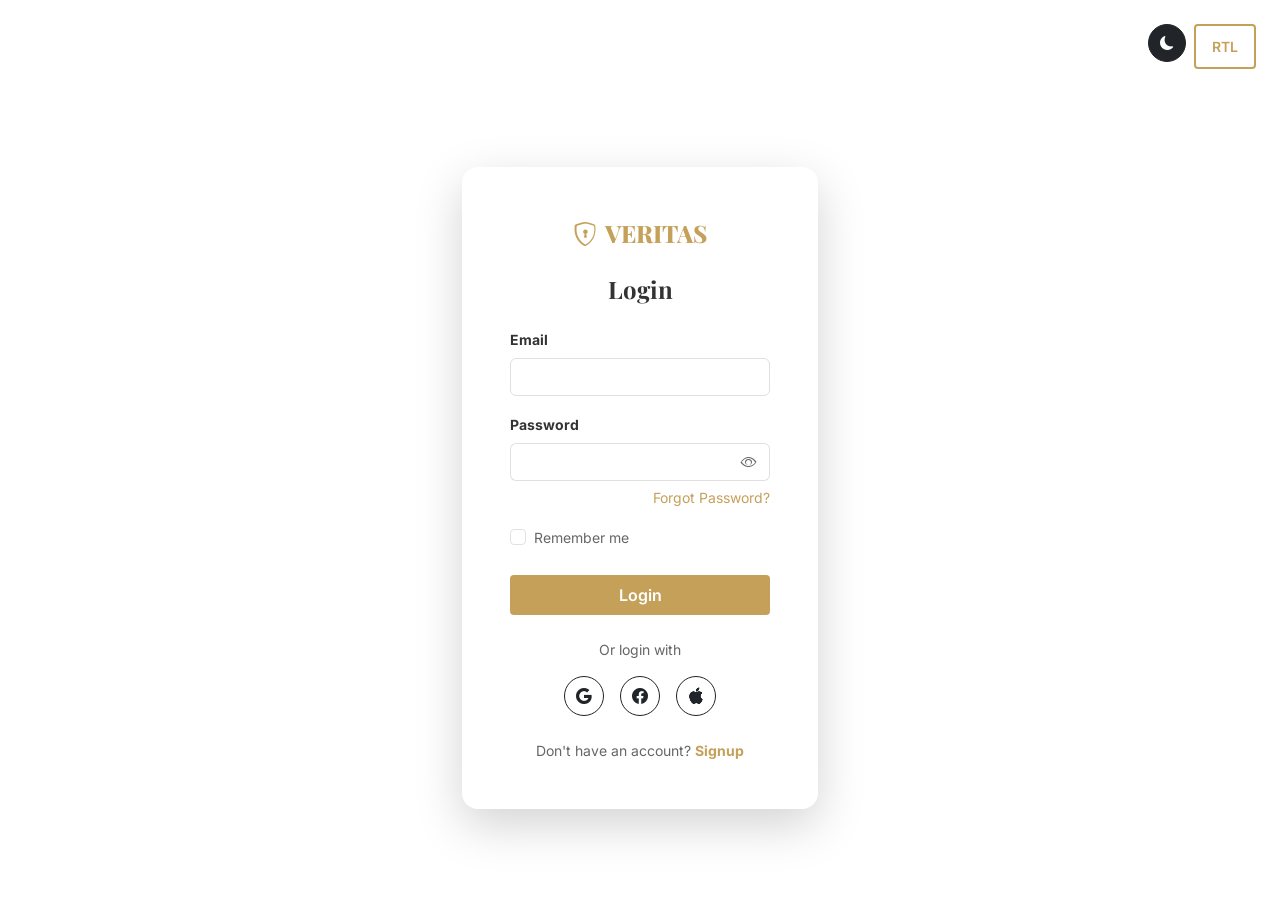
<file: login.html>
<!DOCTYPE html>
<html lang="en">
<head>
    <meta charset="UTF-8">
    <meta name="viewport" content="width=device-width, initial-scale=1.0">
    <title>Login | Veritas Investigations</title>
    <link href="https://cdn.jsdelivr.net/npm/bootstrap@5.3.0/dist/css/bootstrap.min.css" rel="stylesheet">
    <link rel="stylesheet" href="https://cdn.jsdelivr.net/npm/bootstrap-icons@1.10.5/font/bootstrap-icons.css">
    <link href="https://fonts.googleapis.com/css2?family=Inter:wght@400;500;600;700&family=Playfair+Display:wght@700;800&display=swap" rel="stylesheet">
    <link rel="icon" type="image/svg+xml" href="assets/images/favicon.svg">
    <link rel="stylesheet" href="assets/css/style.css">
    <style>
        /* ===== Login Page — Tablet Fix (768px–1024px) ===== */
        @media (min-width: 768px) and (max-width: 1024px) {
            /* Remove wasted navbar spacing — auth pages have no navbar */
            body.auth-page {
                padding-top: 0 !important;
            }
            /* Force container to fill the viewport width properly */
            body.auth-page > .container {
                width: 100vw !important;
                max-width: 100vw !important;
                padding-left: 2rem !important;
                padding-right: 2rem !important;
            }
            /* Card: explicit sizing, centered, not full-screen */
            body.auth-page .login-card {
                max-width: 520px !important;
                min-width: 420px !important;
                width: 85% !important;
                margin: 0 auto !important;
                padding: 3rem 3rem !important;
            }
        }
    </style>
</head>
<body class="auth-page d-flex align-items-center justify-content-center vh-100 position-relative">

    <!-- Top Right Controls -->
    <div class="position-absolute top-0 end-0 p-4 d-flex gap-2" style="z-index: 1000;">
        <button class="btn btn-sm btn-dark rounded-circle" id="dark-mode-toggle" title="Toggle Theme" style="width: 38px; height: 38px; display: flex; align-items: center; justify-content: center;">
            <i class="bi bi-moon-fill"></i>
        </button>
        <button class="btn btn-sm btn-outline-premium px-3" id="rtl-toggle">RTL</button>
    </div>

    <div class="container">
        <div class="row justify-content-center">
            <div class="col-md-12 col-lg-4 login-card-wrapper">
                <div class="p-5 border-0 rounded-4 shadow-lg dark-card login-card">
                    <!-- Brand Inside Card -->
                    <div class="text-center mb-4">
                        <a href="index.html" class="navbar-brand text-dark fs-3 text-decoration-none fw-bold" style="color: var(--secondary-color) !important;">
                            <i class="bi bi-shield-lock me-2"></i>VERITAS
                        </a>
                    </div>
                    
                    <h4 class="text-center mb-4 fw-bold">Login</h4>
                    
                    <form action="dashboard.html">
                        <div class="mb-3">
                            <label class="form-label small fw-bold">Email</label>
                            <input type="email" class="form-control px-3" placeholder="" required>
                        </div>
                        <div class="mb-3">
                            <label class="form-label small fw-bold">Password</label>
                            <div class="input-group">
                                <input type="password" class="form-control px-3 password-input" id="password" required>
                                <span class="input-group-text input-group-text-custom toggle-password" data-target="password">
                                    <i class="bi bi-eye"></i>
                                </span>
                            </div>
                            <div class="text-end mt-1">
                                <a href="#" class="small text-decoration-none" style="color: var(--secondary-color);">Forgot Password?</a>
                            </div>
                        </div>
                        
                        <div class="mb-4 d-flex align-items-center">
                            <div class="form-check">
                                <input class="form-check-input" type="checkbox" id="rememberMe">
                                <label class="form-check-label small text-muted" for="rememberMe">
                                    Remember me
                                </label>
                            </div>
                        </div>
                        
                        <button type="submit" class="btn btn-premium w-100 mb-4 py-2">Login</button>
                        
                        <!-- Social Login -->
                        <div class="text-center mb-4">
                            <p class="small text-muted mb-3">Or login with</p>
                            <div class="d-flex justify-content-center gap-3">
                                <a href="#" class="btn btn-outline-dark rounded-circle p-0 d-flex align-items-center justify-content-center" style="width: 40px; height: 40px;"><i class="bi bi-google"></i></a>
                                <a href="#" class="btn btn-outline-dark rounded-circle p-0 d-flex align-items-center justify-content-center" style="width: 40px; height: 40px;"><i class="bi bi-facebook"></i></a>
                                <a href="#" class="btn btn-outline-dark rounded-circle p-0 d-flex align-items-center justify-content-center" style="width: 40px; height: 40px;"><i class="bi bi-apple"></i></a>
                            </div>
                        </div>

                        <div class="text-center">
                            <p class="small text-muted mb-0">Don't have an account? <a href="register.html" class="fw-bold text-decoration-none" style="color: var(--secondary-color);">Signup</a></p>
                        </div>
                    </form>
                </div>
            </div>
        </div>
    </div>

    <script src="https://cdn.jsdelivr.net/npm/bootstrap@5.3.0/dist/js/bootstrap.bundle.min.js"></script>
    <script src="assets/js/main.js"></script>
</body>
</html>
</file>
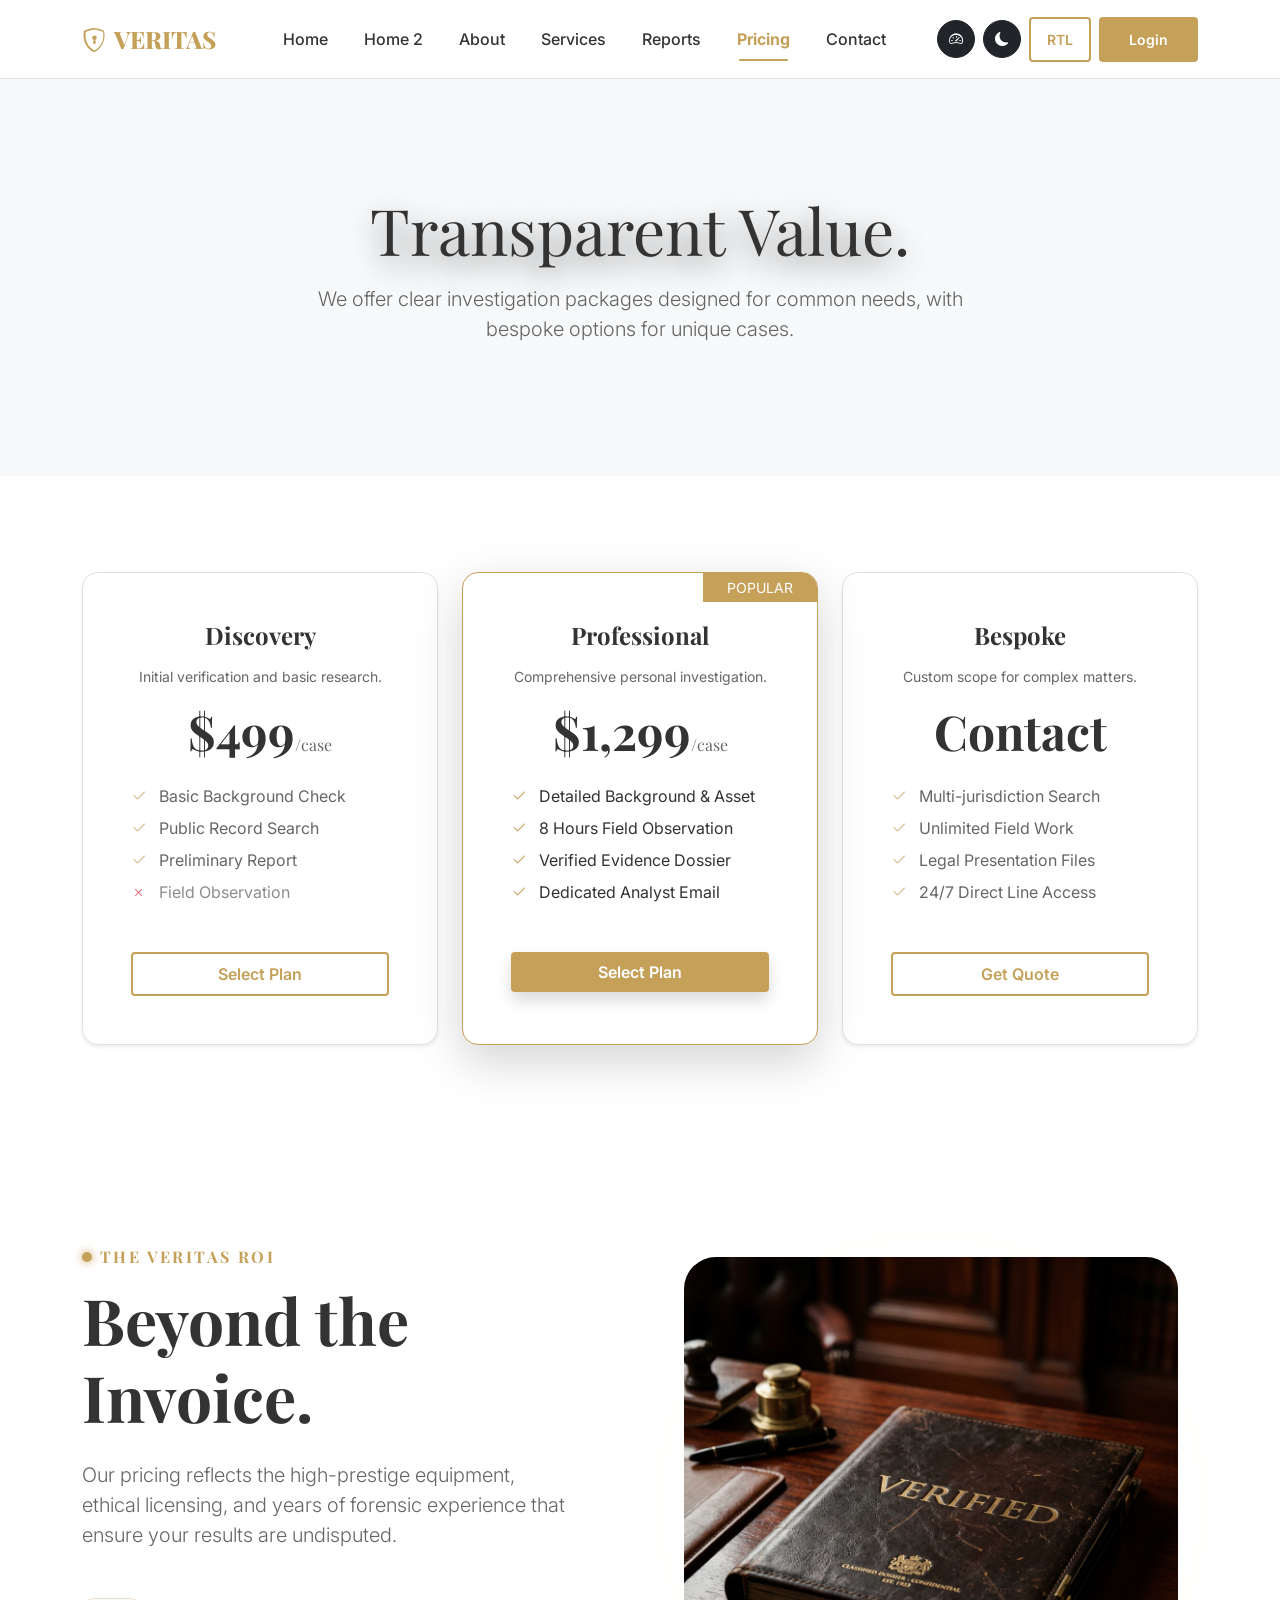
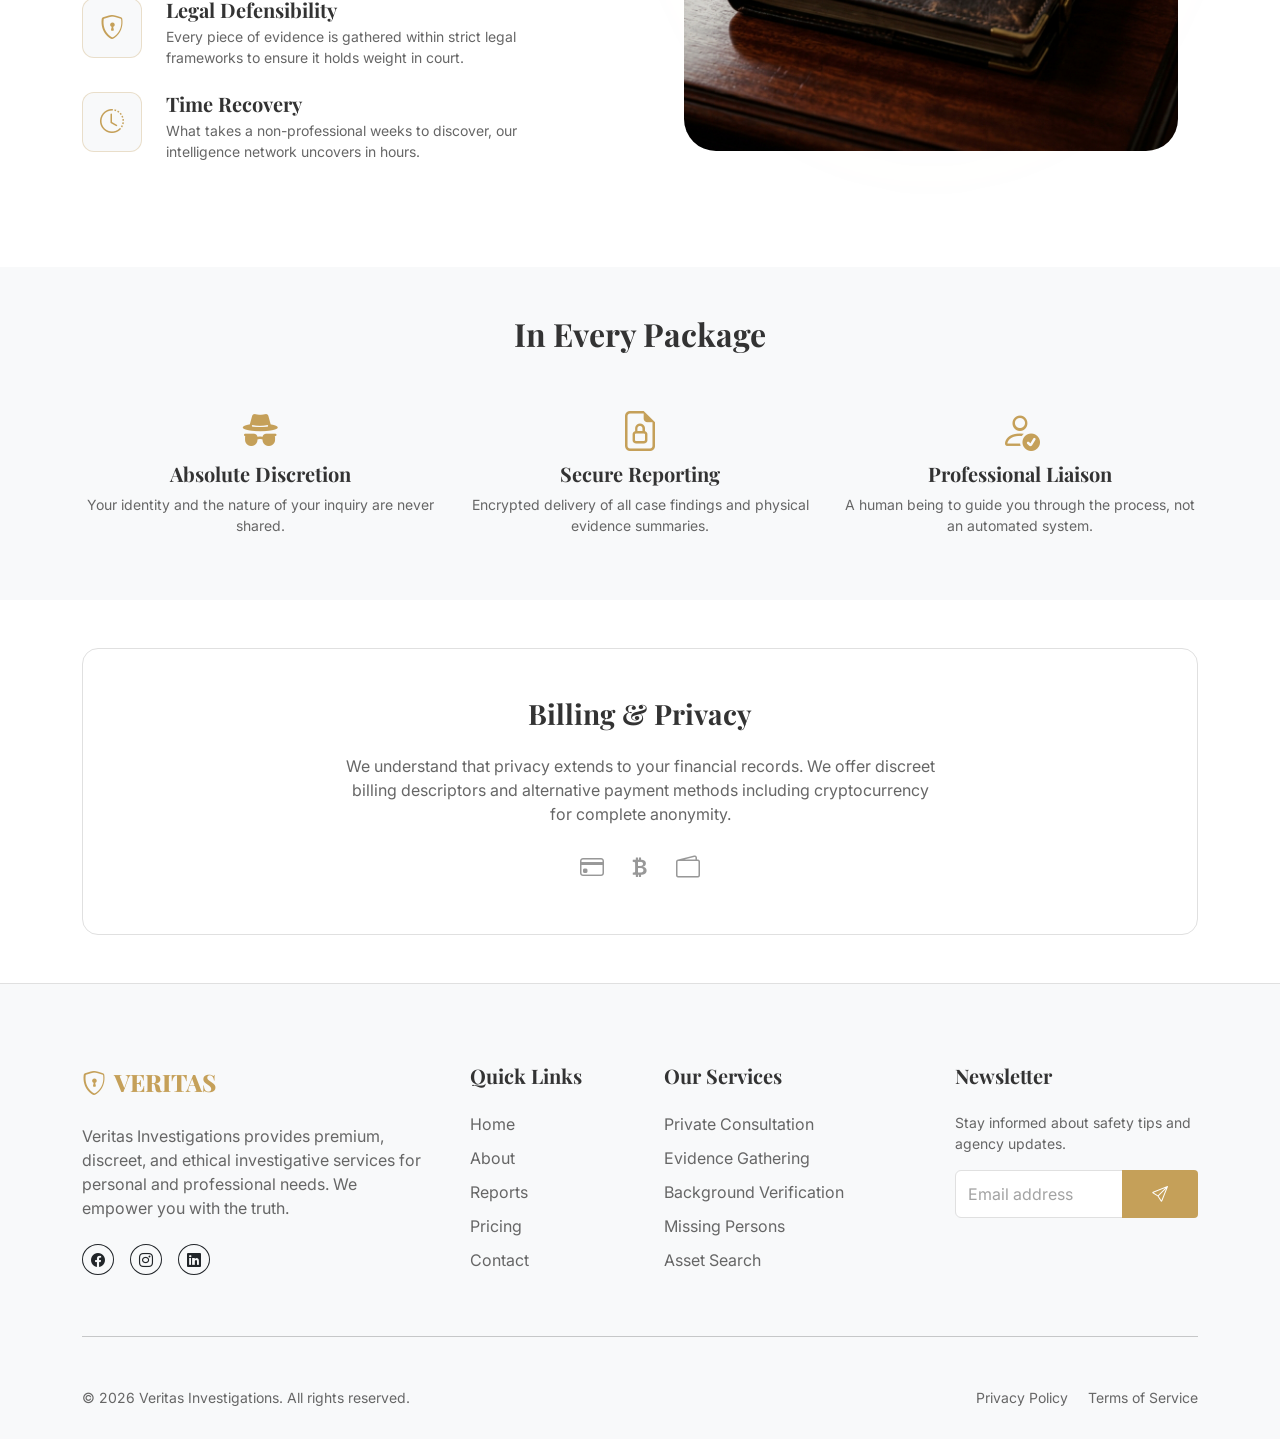
<file: pricing.html>
<!DOCTYPE html>
<html lang="en">
<head>
    <meta charset="UTF-8">
    <meta name="viewport" content="width=device-width, initial-scale=1.0">
    <title>Pricing | Veritas Investigations</title>
    <link href="https://cdn.jsdelivr.net/npm/bootstrap@5.3.0/dist/css/bootstrap.min.css" rel="stylesheet">
    <link rel="stylesheet" href="https://cdn.jsdelivr.net/npm/bootstrap-icons@1.10.5/font/bootstrap-icons.css">
    <link href="https://fonts.googleapis.com/css2?family=Inter:wght@400;500;600;700&family=Playfair+Display:wght@700;800&display=swap" rel="stylesheet">
    <link rel="icon" type="image/svg+xml" href="assets/images/favicon.svg">
    <link rel="stylesheet" href="assets/css/style.css">
</head>
<body>

    <!-- Navbar -->
    <nav class="navbar navbar-expand-lg fixed-top">
        <div class="container">
            <a class="navbar-brand" href="index.html">
                <i class="bi bi-shield-lock me-2"></i>VERITAS
            </a>
            <button class="navbar-toggler" type="button" data-bs-toggle="collapse" data-bs-target="#navbarNav">
                <span class="navbar-toggler-icon"></span>
            </button>
            <div class="collapse navbar-collapse" id="navbarNav">
                <ul class="navbar-nav mx-auto">
                    <li class="nav-item"><a class="nav-link" href="index.html">Home</a></li>
                    <li class="nav-item"><a class="nav-link" href="home-2.html">Home 2</a></li>
                    <li class="nav-item"><a class="nav-link" href="about.html">About</a></li>
                    <li class="nav-item"><a class="nav-link" href="services.html">Services</a></li>
                    <li class="nav-item"><a class="nav-link" href="blog.html">Reports</a></li>
                    <li class="nav-item"><a class="nav-link active" href="pricing.html">Pricing</a></li>
                    <li class="nav-item"><a class="nav-link" href="contact.html">Contact</a></li>
                </ul>
                <div class="d-flex align-items-center gap-2 mt-3 mt-lg-0">
                    <a href="dashboard.html" class="btn btn-sm btn-dark rounded-circle" title="Dashboard" style="width: 38px; height: 38px; display: flex; align-items: center; justify-content: center;">
                        <i class="bi bi-speedometer2"></i>
                    </a>
                    <button class="btn btn-sm btn-dark rounded-circle" id="dark-mode-toggle" title="Toggle Theme" style="width: 38px; height: 38px; display: flex; align-items: center; justify-content: center;">
                        <i class="bi bi-moon-fill"></i>
                    </button>
                    <button class="btn btn-sm btn-outline-premium px-3" id="rtl-toggle">RTL</button>
                    <a href="login.html" class="btn btn-sm btn-premium">Login</a>
                </div>
            </div>
        </div>
    </nav>

    <!-- Header -->
    <section class="hero-page-header text-center py-5">
        <div class="container">
            <div class="row justify-content-center">
                <div class="col-lg-8 hero-content">
                    <h1 class="display-3 mb-3">Transparent Value.</h1>
                    <p class="lead opacity-75 mx-auto" style="max-width: 700px;">We offer clear investigation packages designed for common needs, with bespoke options for unique cases.</p>
                </div>
            </div>
        </div>
    </section>

    <!-- 1. Pricing Tiers -->
    <section class="py-5">
        <div class="container py-lg-5">
            <div class="row g-4 justify-content-center">
                <div class="col-lg-4">
                    <div class="p-5 border rounded-4 text-center h-100 dark-card shadow-sm">
                        <h4 class="mb-3">Discovery</h4>
                        <p class="text-muted small">Initial verification and basic research.</p>
                        <h2 class="display-5 fw-bold mb-4">$499<span class="fs-6 fw-normal text-muted">/case</span></h2>
                        <ul class="list-unstyled text-start mb-5 opacity-75">
                            <li class="mb-2"><i class="bi bi-check2 text-gold me-2"></i> Basic Background Check</li>
                            <li class="mb-2"><i class="bi bi-check2 text-gold me-2"></i> Public Record Search</li>
                            <li class="mb-2"><i class="bi bi-check2 text-gold me-2"></i> Preliminary Report</li>
                            <li class="mb-2 text-muted"><i class="bi bi-x text-danger me-2"></i> Field Observation</li>
                        </ul>
                        <a href="contact.html" class="btn btn-outline-premium w-100 py-2">Select Plan</a>
                    </div>
                </div>
                <div class="col-lg-4">
                    <div class="p-5 border rounded-4 text-center h-100 dark-card shadow-lg bg-white position-relative overflow-hidden" style="border-color: var(--secondary-color) !important;">
                        <span class="position-absolute top-0 end-0 bg-gold text-white px-4 py-1 small" style="background-color: var(--secondary-color);">POPULAR</span>
                        <h4 class="mb-3">Professional</h4>
                        <p class="text-muted small">Comprehensive personal investigation.</p>
                        <h2 class="display-5 fw-bold mb-4">$1,299<span class="fs-6 fw-normal text-muted">/case</span></h2>
                        <ul class="list-unstyled text-start mb-5">
                            <li class="mb-2"><i class="bi bi-check2 text-gold me-2"></i> Detailed Background & Asset</li>
                            <li class="mb-2"><i class="bi bi-check2 text-gold me-2"></i> 8 Hours Field Observation</li>
                            <li class="mb-2"><i class="bi bi-check2 text-gold me-2"></i> Verified Evidence Dossier</li>
                            <li class="mb-2"><i class="bi bi-check2 text-gold me-2"></i> Dedicated Analyst Email</li>
                        </ul>
                        <a href="contact.html" class="btn btn-premium w-100 py-2 shadow">Select Plan</a>
                    </div>
                </div>
                <div class="col-lg-4">
                    <div class="p-5 border rounded-4 text-center h-100 dark-card shadow-sm">
                        <h4 class="mb-3">Bespoke</h4>
                        <p class="text-muted small">Custom scope for complex matters.</p>
                        <h2 class="display-5 fw-bold mb-4">Contact</h2>
                        <ul class="list-unstyled text-start mb-5 opacity-75">
                            <li class="mb-2"><i class="bi bi-check2 text-gold me-2"></i> Multi-jurisdiction Search</li>
                            <li class="mb-2"><i class="bi bi-check2 text-gold me-2"></i> Unlimited Field Work</li>
                            <li class="mb-2"><i class="bi bi-check2 text-gold me-2"></i> Legal Presentation Files</li>
                            <li class="mb-2"><i class="bi bi-check2 text-gold me-2"></i> 24/7 Direct Line Access</li>
                        </ul>
                        <a href="contact.html" class="btn btn-outline-premium w-100 py-2">Get Quote</a>
                    </div>
                </div>
            </div>
        </div>
    </section>

    <!-- 2. Unique Section: Investment in Resolution -->
    <section class="investment-resolution py-5 overflow-hidden">
        <div class="container py-lg-5">
            <div class="row g-5 align-items-center">
                <div class="col-lg-6 order-lg-2">
                    <div class="resolution-visual position-relative">
                        <div class="resolution-glow"></div>
                        <img src="assets/images/pricing-roi.png" alt="Verified Dossier" class="img-fluid rounded-5 shadow-2xl position-relative z-2">
                    </div>
                </div>
                <div class="col-lg-6 order-lg-1 text-center text-lg-start">
                    <div class="pe-lg-5">
                        <div class="d-flex align-items-center justify-content-center justify-content-lg-start gap-2 mb-3">
                            <span class="dot-indicator"></span>
                            <h6 class="text-gold fw-bold mb-0 text-uppercase tracking-wider">The Veritas ROI</h6>
                        </div>
                        <h2 class="display-3 mb-4 fw-bold">Beyond the Invoice.</h2>
                        <p class="text-muted mb-4 lead">Our pricing reflects the high-prestige equipment, ethical licensing, and years of forensic experience that ensure your results are undisputed.</p>
                        
                        <div class="roi-features mt-5">
                            <div class="d-flex flex-column align-items-center flex-lg-row align-items-lg-start gap-4 mb-4">
                                <div class="roi-icon-box">
                                    <i class="bi bi-shield-lock"></i>
                                </div>
                                <div>
                                    <h5 class="mb-1">Legal Defensibility</h5>
                                    <p class="small text-muted mb-0">Every piece of evidence is gathered within strict legal frameworks to ensure it holds weight in court.</p>
                                </div>
                            </div>
                            <div class="d-flex flex-column align-items-center flex-lg-row align-items-lg-start gap-4">
                                <div class="roi-icon-box">
                                    <i class="bi bi-clock-history"></i>
                                </div>
                                <div>
                                    <h5 class="mb-1">Time Recovery</h5>
                                    <p class="small text-muted mb-0">What takes a non-professional weeks to discover, our intelligence network uncovers in hours.</p>
                                </div>
                            </div>
                        </div>
                    </div>
                </div>
            </div>
        </div>
    </section>

    <!-- 3. What's Included -->
    <section class="py-5" style="background-color: var(--section-bg);">
        <div class="container text-center">
            <h2 class="mb-5">In Every Package</h2>
            <div class="row g-4">
                <div class="col-md-4">
                    <i class="bi bi-incognito fs-1 text-gold mb-3" style="color: var(--secondary-color);"></i>
                    <h5>Absolute Discretion</h5>
                    <p class="text-muted small">Your identity and the nature of your inquiry are never shared.</p>
                </div>
                <div class="col-md-4">
                    <i class="bi bi-file-earmark-lock fs-1 text-gold mb-3" style="color: var(--secondary-color);"></i>
                    <h5>Secure Reporting</h5>
                    <p class="text-muted small">Encrypted delivery of all case findings and physical evidence summaries.</p>
                </div>
                <div class="col-md-4">
                    <i class="bi bi-person-check fs-1 text-gold mb-3" style="color: var(--secondary-color);"></i>
                    <h5>Professional Liaison</h5>
                    <p class="text-muted small">A human being to guide you through the process, not an automated system.</p>
                </div>
            </div>
        </div>
    </section>

    <!-- 4. Privacy Guarantee -->
    <section class="py-5">
        <div class="container">
             <div class="p-5 theme-highlight-block rounded-4 text-center">
                <h3 class="mb-4">Billing & Privacy</h3>
                <p class="opacity-75 mx-auto mb-4" style="max-width: 600px;">We understand that privacy extends to your financial records. We offer discreet billing descriptors and alternative payment methods including cryptocurrency for complete anonymity.</p>
                <div class="d-flex justify-content-center gap-4 fs-4 opacity-50">
                    <i class="bi bi-credit-card"></i>
                    <i class="bi bi-currency-bitcoin"></i>
                    <i class="bi bi-wallet2"></i>
                </div>
             </div>
        </div>
    </section>

    <!-- Footer -->
    <footer class="footer">
        <div class="container">
            <div class="row g-5">
                <div class="col-lg-4">
                    <a class="navbar-brand d-block mb-4" href="index.html" id="footer-logo">
                        <i class="bi bi-shield-lock me-2"></i>VERITAS
                    </a>
                    <p class="text-muted mb-4">Veritas Investigations provides premium, discreet, and ethical investigative services for personal and professional needs. We empower you with the truth.</p>
                    <div class="d-flex gap-3">
                        <a href="#" class="btn btn-outline-dark btn-sm rounded-circle"><i class="bi bi-facebook"></i></a>
                        <a href="#" class="btn btn-outline-dark btn-sm rounded-circle"><i class="bi bi-instagram"></i></a>
                        <a href="#" class="btn btn-outline-dark btn-sm rounded-circle"><i class="bi bi-linkedin"></i></a>
                    </div>
                </div>
                <div class="col-md-4 col-lg-2">
                    <h5 class="mb-4">Quick Links</h5>
                    <ul class="list-unstyled">
                        <li><a href="index.html" class="footer-link">Home</a></li>
                        <li><a href="about.html" class="footer-link">About</a></li>
                        <li><a href="blog.html" class="footer-link">Reports</a></li>
                        <li><a href="pricing.html" class="footer-link">Pricing</a></li>
                        <li><a href="contact.html" class="footer-link">Contact</a></li>
                    </ul>
                </div>
                <div class="col-md-4 col-lg-3">
                    <h5 class="mb-4">Our Services</h5>
                    <ul class="list-unstyled">
                        <li><a href="services.html" class="footer-link">Private Consultation</a></li>
                        <li><a href="services.html" class="footer-link">Evidence Gathering</a></li>
                        <li><a href="services.html" class="footer-link">Background Verification</a></li>
                        <li><a href="services.html" class="footer-link">Missing Persons</a></li>
                        <li><a href="services.html" class="footer-link">Asset Search</a></li>
                    </ul>
                </div>
                <div class="col-md-4 col-lg-3">
                    <h5 class="mb-4">Newsletter</h5>
                    <p class="text-muted small">Stay informed about safety tips and agency updates.</p>
                    <div class="input-group mb-3">
                        <input type="text" class="form-control" placeholder="Email address">
                        <button class="btn btn-premium" type="button"><i class="bi bi-send"></i></button>
                    </div>
                </div>
            </div>
            <hr class="my-5 opacity-10">
            <div class="row align-items-center">
                <div class="col-md-6 text-center text-md-start">
                    <p class="text-muted small mb-0">&copy; 2026 Veritas Investigations. All rights reserved.</p>
                </div>
                <div class="col-md-6 text-center text-md-end mt-3 mt-md-0">
                    <a href="#" class="text-muted small me-3">Privacy Policy</a>
                    <a href="#" class="text-muted small">Terms of Service</a>
                </div>
            </div>
        </div>
    </footer>

    <script src="https://cdn.jsdelivr.net/npm/bootstrap@5.3.0/dist/js/bootstrap.bundle.min.js"></script>
    <script src="assets/js/main.js"></script>
</body>
</html>
</file>
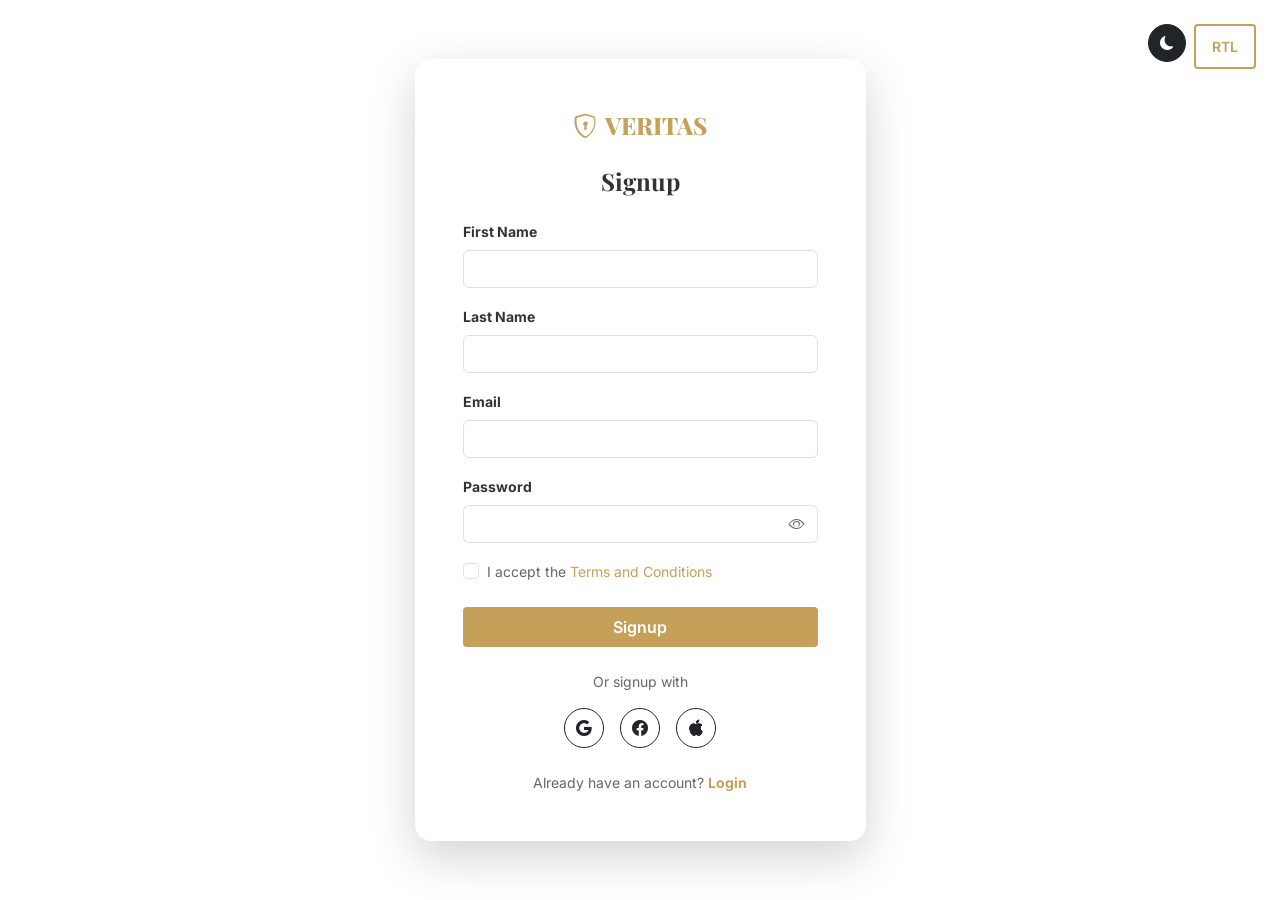
<file: register.html>
<!DOCTYPE html>
<html lang="en">
<head>
    <meta charset="UTF-8">
    <meta name="viewport" content="width=device-width, initial-scale=1.0">
    <title>Signup | Veritas Investigations</title>
    <link href="https://cdn.jsdelivr.net/npm/bootstrap@5.3.0/dist/css/bootstrap.min.css" rel="stylesheet">
    <link rel="stylesheet" href="https://cdn.jsdelivr.net/npm/bootstrap-icons@1.10.5/font/bootstrap-icons.css">
    <link href="https://fonts.googleapis.com/css2?family=Inter:wght@400;500;600;700&family=Playfair+Display:wght@700;800&display=swap" rel="stylesheet">
    <link rel="icon" type="image/svg+xml" href="assets/images/favicon.svg">
    <link rel="stylesheet" href="assets/css/style.css">
    <style>
        /* ===== Register Page — Tablet Fix (768px–1024px) ===== */
        @media (min-width: 768px) and (max-width: 1024px) {
            /* Remove wasted navbar spacing — auth pages have no navbar */
            body.auth-page {
                padding-top: 0 !important;
            }
            /* Force container to fill the viewport width properly */
            body.auth-page > .container {
                width: 100vw !important;
                max-width: 100vw !important;
                padding-left: 2rem !important;
                padding-right: 2rem !important;
            }
            /* Card: explicit sizing, centered, not full-screen */
            body.auth-page .register-card {
                max-width: 560px !important;
                min-width: 460px !important;
                width: 85% !important;
                margin: 0 auto !important;
                padding: 3rem 3rem !important;
            }
        }
    </style>
</head>
<body class="auth-page d-flex align-items-center justify-content-center py-5 min-vh-100 position-relative">

    <!-- Top Right Controls -->
    <div class="position-absolute top-0 end-0 p-4 d-flex gap-2" style="z-index: 1000;">
        <button class="btn btn-sm btn-dark rounded-circle" id="dark-mode-toggle" title="Toggle Theme" style="width: 38px; height: 38px; display: flex; align-items: center; justify-content: center;">
            <i class="bi bi-moon-fill"></i>
        </button>
        <button class="btn btn-sm btn-outline-premium px-3" id="rtl-toggle">RTL</button>
    </div>

    <div class="container">
        <div class="row justify-content-center">
            <div class="col-md-12 col-lg-5 register-card-wrapper">
                <div class="p-5 border-0 rounded-4 shadow-lg dark-card register-card">
                    <!-- Brand Inside Card -->
                    <div class="text-center mb-4">
                        <a href="index.html" class="navbar-brand text-dark fs-3 text-decoration-none fw-bold" style="color: var(--secondary-color) !important;">
                            <i class="bi bi-shield-lock me-2"></i>VERITAS
                        </a>
                    </div>
                    
                    <h4 class="text-center mb-4 fw-bold">Signup</h4>
                    
                    <form action="dashboard.html">
                        <div class="mb-3">
                            <label class="form-label small fw-bold">First Name</label>
                            <input type="text" class="form-control px-3" placeholder="" required>
                        </div>
                        <div class="mb-3">
                            <label class="form-label small fw-bold">Last Name</label>
                            <input type="text" class="form-control px-3" placeholder="" required>
                        </div>
                        <div class="mb-3">
                            <label class="form-label small fw-bold">Email</label>
                            <input type="email" class="form-control px-3" placeholder="" required>
                        </div>
                        <div class="mb-3">
                            <label class="form-label small fw-bold">Password</label>
                            <div class="input-group">
                                <input type="password" class="form-control px-3 password-input" id="password" required>
                                <span class="input-group-text input-group-text-custom toggle-password" data-target="password">
                                    <i class="bi bi-eye"></i>
                                </span>
                            </div>
                        </div>
                        
                        <div class="mb-4">
                            <div class="form-check">
                                <input class="form-check-input" type="checkbox" id="termsCheck" required>
                                <label class="form-check-label small text-muted" for="termsCheck">
                                    I accept the <a href="#" class="text-decoration-none" style="color: var(--secondary-color);">Terms and Conditions</a>
                                </label>
                            </div>
                        </div>
                        
                        <button type="submit" class="btn btn-premium w-100 mb-4 py-2">Signup</button>
                        
                        <!-- Social Login -->
                        <div class="text-center mb-4">
                            <p class="small text-muted mb-3">Or signup with</p>
                            <div class="d-flex justify-content-center gap-3">
                                <a href="#" class="btn btn-outline-dark rounded-circle p-0 d-flex align-items-center justify-content-center" style="width: 40px; height: 40px;"><i class="bi bi-google"></i></a>
                                <a href="#" class="btn btn-outline-dark rounded-circle p-0 d-flex align-items-center justify-content-center" style="width: 40px; height: 40px;"><i class="bi bi-facebook"></i></a>
                                <a href="#" class="btn btn-outline-dark rounded-circle p-0 d-flex align-items-center justify-content-center" style="width: 40px; height: 40px;"><i class="bi bi-apple"></i></a>
                            </div>
                        </div>

                        <div class="text-center">
                            <p class="small text-muted mb-0">Already have an account? <a href="login.html" class="fw-bold text-decoration-none" style="color: var(--secondary-color);">Login</a></p>
                        </div>
                    </form>
                </div>
                </div>
            </div>
        </div>
    </div>

    <script src="https://cdn.jsdelivr.net/npm/bootstrap@5.3.0/dist/js/bootstrap.bundle.min.js"></script>
    <script src="assets/js/main.js"></script>
</body>
</html>
</file>
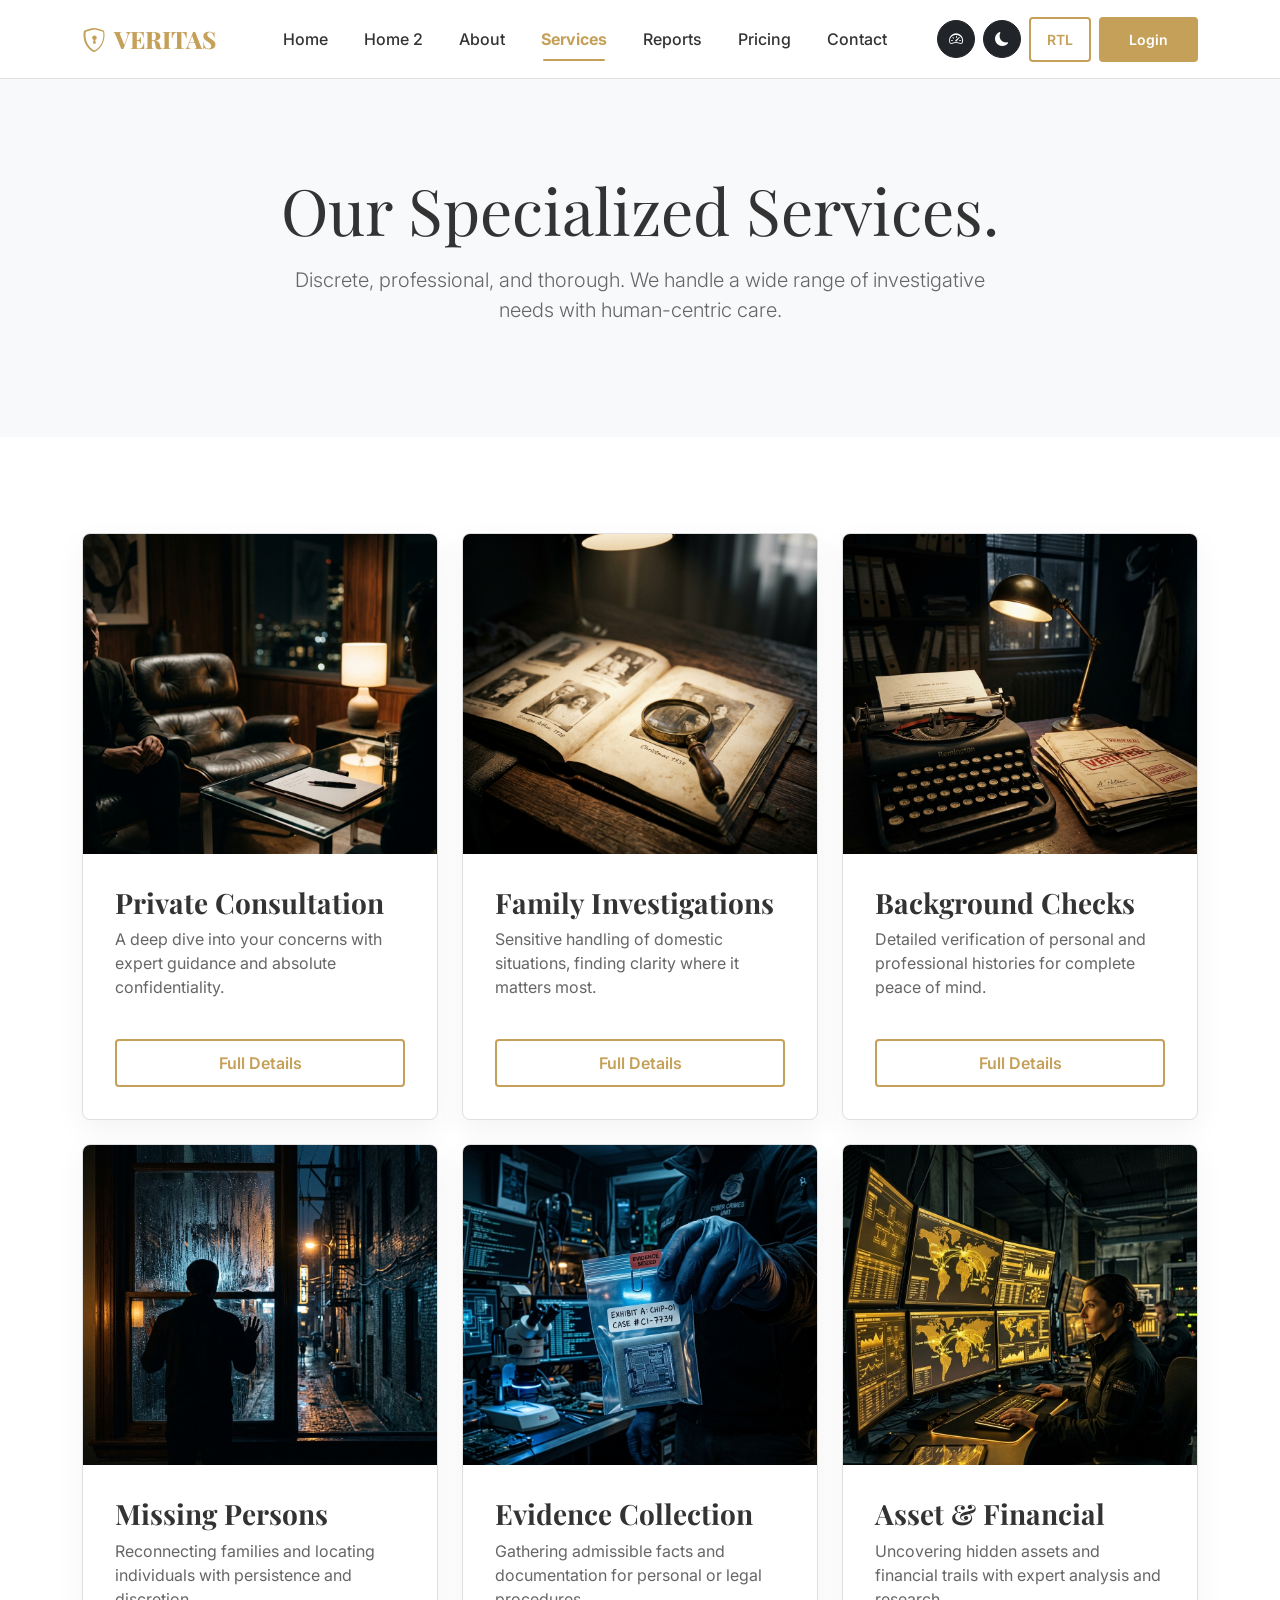
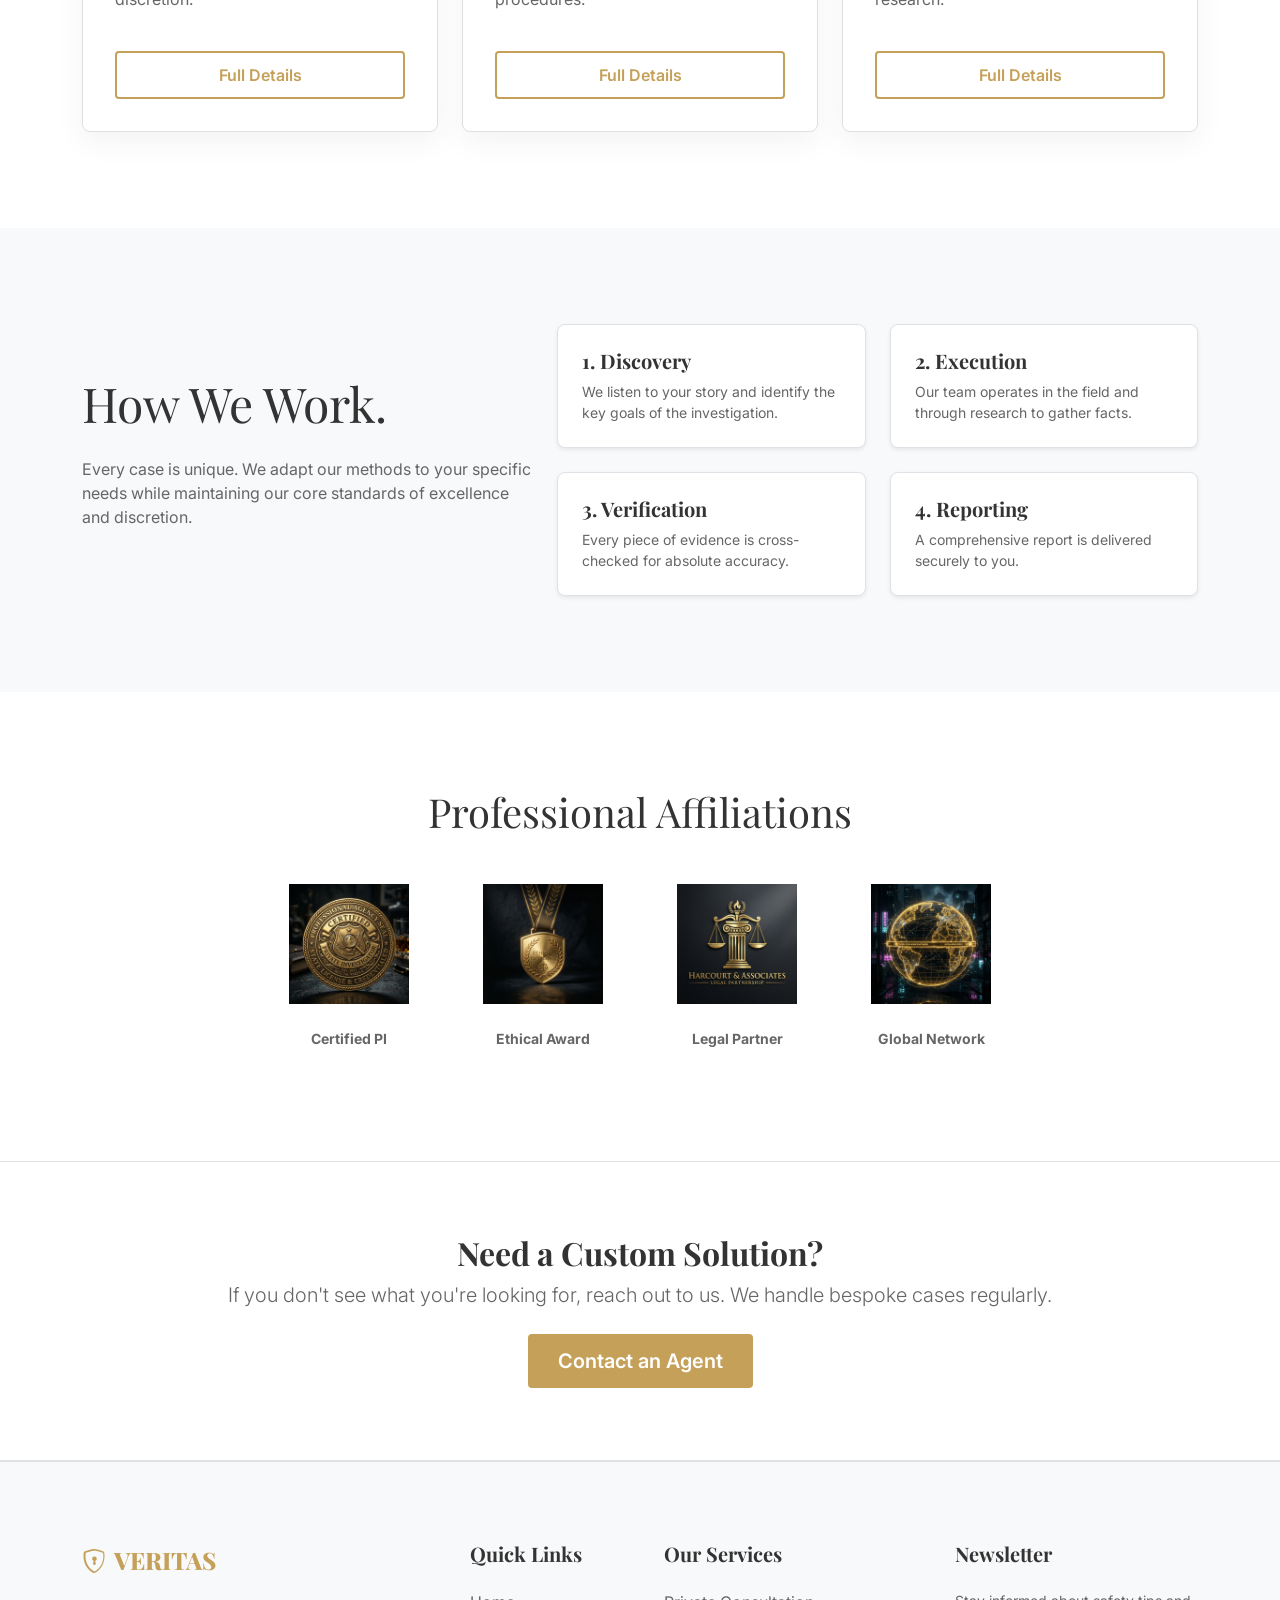
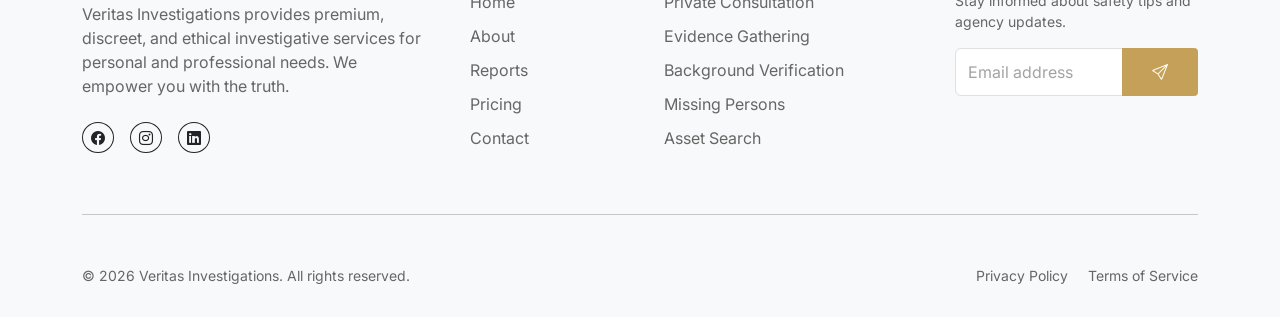
<file: services.html>
<!DOCTYPE html>
<html lang="en">
<head>
    <meta charset="UTF-8">
    <meta name="viewport" content="width=device-width, initial-scale=1.0">
    <title>Services | Veritas Investigations</title>
    <link href="https://cdn.jsdelivr.net/npm/bootstrap@5.3.0/dist/css/bootstrap.min.css" rel="stylesheet">
    <link rel="stylesheet" href="https://cdn.jsdelivr.net/npm/bootstrap-icons@1.10.5/font/bootstrap-icons.css">
    <link href="https://fonts.googleapis.com/css2?family=Inter:wght@400;500;600;700&family=Playfair+Display:wght@700;800&display=swap" rel="stylesheet">
    <link rel="icon" type="image/svg+xml" href="assets/images/favicon.svg">
    <link rel="stylesheet" href="assets/css/style.css">
</head>
<body>

    <!-- Navbar -->
    <nav class="navbar navbar-expand-lg fixed-top">
        <div class="container">
            <a class="navbar-brand" href="index.html">
                <i class="bi bi-shield-lock me-2"></i>VERITAS
            </a>
            <button class="navbar-toggler" type="button" data-bs-toggle="collapse" data-bs-target="#navbarNav">
                <span class="navbar-toggler-icon"></span>
            </button>
            <div class="collapse navbar-collapse" id="navbarNav">
                <ul class="navbar-nav mx-auto">
                    <li class="nav-item"><a class="nav-link" href="index.html">Home</a></li>
                    <li class="nav-item"><a class="nav-link" href="home-2.html">Home 2</a></li>
                    <li class="nav-item"><a class="nav-link" href="about.html">About</a></li>
                    <li class="nav-item"><a class="nav-link active" href="services.html">Services</a></li>
                    <li class="nav-item"><a class="nav-link" href="blog.html">Reports</a></li>
                    <li class="nav-item"><a class="nav-link" href="pricing.html">Pricing</a></li>
                    <li class="nav-item"><a class="nav-link" href="contact.html">Contact</a></li>
                </ul>
                <div class="d-flex align-items-center gap-2 mt-3 mt-lg-0">
                    <a href="dashboard.html" class="btn btn-sm btn-dark rounded-circle" title="Dashboard" style="width: 38px; height: 38px; display: flex; align-items: center; justify-content: center;">
                        <i class="bi bi-speedometer2"></i>
                    </a>
                    <button class="btn btn-sm btn-dark rounded-circle" id="dark-mode-toggle" title="Toggle Theme" style="width: 38px; height: 38px; display: flex; align-items: center; justify-content: center;">
                        <i class="bi bi-moon-fill"></i>
                    </button>
                    <button class="btn btn-sm btn-outline-premium px-3" id="rtl-toggle">RTL</button>
                    <a href="login.html" class="btn btn-sm btn-premium">Login</a>
                </div>
            </div>
        </div>
    </nav>

    <!-- Page Header -->
    <section class="py-5" style="background-color: var(--section-bg);">
        <div class="container py-lg-5 text-center">
            <h1 class="display-3 mb-3">Our Specialized Services.</h1>
            <p class="lead text-muted mx-auto" style="max-width: 700px;">Discrete, professional, and thorough. We handle a wide range of investigative needs with human-centric care.</p>
        </div>
    </section>

    <!-- 1. Services Grid (6 cards) -->
    <section class="py-5">
        <div class="container py-lg-5">
            <div class="row g-4">
                <!-- Service 1 -->
                <div class="col-md-6 col-lg-4">
                    <div class="custom-card">
                        <div class="card-img-wrapper">
                            <img src="assets/images/service-consult-alt.png" alt="Private Consultation">
                        </div>
                        <div class="card-body">
                            <h3>Private Consultation</h3>
                            <p class="text-muted">A deep dive into your concerns with expert guidance and absolute confidentiality.</p>
                            <div class="card-footer-btn">
                                <a href="services.html" class="btn btn-outline-premium w-100">Full Details</a>
                            </div>
                        </div>
                    </div>
                </div>
                <!-- Service 2 -->
                <div class="col-md-6 col-lg-4">
                    <div class="custom-card">
                        <div class="card-img-wrapper">
                            <img src="assets/images/service-family-alt.png" alt="Family Matters">
                        </div>
                        <div class="card-body">
                            <h3>Family Investigations</h3>
                            <p class="text-muted">Sensitive handling of domestic situations, finding clarity where it matters most.</p>
                            <div class="card-footer-btn">
                                <a href="services.html" class="btn btn-outline-premium w-100">Full Details</a>
                            </div>
                        </div>
                    </div>
                </div>
                <!-- Service 3 -->
                <div class="col-md-6 col-lg-4">
                    <div class="custom-card">
                        <div class="card-img-wrapper">
                            <img src="assets/images/service-bg-alt.png" alt="Verification">
                        </div>
                        <div class="card-body">
                            <h3>Background Checks</h3>
                            <p class="text-muted">Detailed verification of personal and professional histories for complete peace of mind.</p>
                            <div class="card-footer-btn">
                                <a href="services.html" class="btn btn-outline-premium w-100">Full Details</a>
                            </div>
                        </div>
                    </div>
                </div>
                <!-- Service 4 -->
                <div class="col-md-6 col-lg-4">
                    <div class="custom-card">
                        <div class="card-img-wrapper">
                            <img src="assets/images/service-missing-alt.png" alt="Missing Persons">
                        </div>
                        <div class="card-body">
                            <h3>Missing Persons</h3>
                            <p class="text-muted">Reconnecting families and locating individuals with persistence and discretion.</p>
                            <div class="card-footer-btn">
                                <a href="services.html" class="btn btn-outline-premium w-100">Full Details</a>
                            </div>
                        </div>
                    </div>
                </div>
                <!-- Service 5 -->
                <div class="col-md-6 col-lg-4">
                    <div class="custom-card">
                        <div class="card-img-wrapper">
                            <img src="assets/images/service-ev-alt.png" alt="Legal Support">
                        </div>
                        <div class="card-body">
                            <h3>Evidence Collection</h3>
                            <p class="text-muted">Gathering admissible facts and documentation for personal or legal procedures.</p>
                            <div class="card-footer-btn">
                                <a href="services.html" class="btn btn-outline-premium w-100">Full Details</a>
                            </div>
                        </div>
                    </div>
                </div>
                <!-- Service 6 -->
                <div class="col-md-6 col-lg-4">
                    <div class="custom-card">
                        <div class="card-img-wrapper">
                            <img src="assets/images/service-asset-alt.png" alt="Digital">
                        </div>
                        <div class="card-body">
                            <h3>Asset & Financial</h3>
                            <p class="text-muted">Uncovering hidden assets and financial trails with expert analysis and research.</p>
                            <div class="card-footer-btn">
                                <a href="services.html" class="btn btn-outline-premium w-100">Full Details</a>
                            </div>
                        </div>
                    </div>
                </div>
            </div>
        </div>
    </section>

    <!-- 2. Methodology -->
    <section class="py-5" style="background-color: var(--section-bg);">
        <div class="container py-lg-5">
            <div class="row align-items-center">
                <div class="col-lg-5 text-center text-lg-start">
                    <h2 class="display-5 mb-4">How We Work.</h2>
                    <p class="text-muted">Every case is unique. We adapt our methods to your specific needs while maintaining our core standards of excellence and discretion.</p>
                </div>
                <div class="col-lg-7">
                    <div class="row g-4">
                        <div class="col-sm-6">
                            <div class="p-4 bg-white border rounded-3 h-100 shadow-sm dark-card text-center text-lg-start">
                                <h5>1. Discovery</h5>
                                <p class="small text-muted mb-0">We listen to your story and identify the key goals of the investigation.</p>
                            </div>
                        </div>
                        <div class="col-sm-6">
                            <div class="p-4 bg-white border rounded-3 h-100 shadow-sm dark-card text-center text-lg-start">
                                <h5>2. Execution</h5>
                                <p class="small text-muted mb-0">Our team operates in the field and through research to gather facts.</p>
                            </div>
                        </div>
                        <div class="col-sm-6">
                            <div class="p-4 bg-white border rounded-3 h-100 shadow-sm dark-card text-center text-lg-start">
                                <h5>3. Verification</h5>
                                <p class="small text-muted mb-0">Every piece of evidence is cross-checked for absolute accuracy.</p>
                            </div>
                        </div>
                        <div class="col-sm-6">
                            <div class="p-4 bg-white border rounded-3 h-100 shadow-sm dark-card text-center text-lg-start">
                                <h5>4. Reporting</h5>
                                <p class="small text-muted mb-0">A comprehensive report is delivered securely to you.</p>
                            </div>
                        </div>
                    </div>
                </div>
            </div>
        </div>
    </section>

    <!-- 3. Industry Standards -->
    <section class="py-5">
        <div class="container py-lg-5 text-center">
            <h2 class="display-6 mb-5">Professional Affiliations</h2>
            <div class="row g-5 align-items-center justify-content-center">
                <div class="col-4 col-md-3 col-lg-2">
                    <img src="assets/images/affil-1.png" alt="Certified PI" class="img-fluid mb-4" style="height: 120px; object-fit: contain;">
                    <p class="small text-muted fw-bold">Certified PI</p>
                </div>
                <div class="col-4 col-md-3 col-lg-2">
                    <img src="assets/images/affil-2.png" alt="Ethical Award" class="img-fluid mb-4" style="height: 120px; object-fit: contain;">
                    <p class="small text-muted fw-bold">Ethical Award</p>
                </div>
                <div class="col-4 col-md-3 col-lg-2">
                    <img src="assets/images/affil-3.png" alt="Legal Partner" class="img-fluid mb-4" style="height: 120px; object-fit: contain;">
                    <p class="small text-muted fw-bold">Legal Partner</p>
                </div>
                <div class="col-4 col-md-3 col-lg-2">
                    <img src="assets/images/affil-4.png" alt="Global Network" class="img-fluid mb-4" style="height: 120px; object-fit: contain;">
                    <p class="small text-muted fw-bold">Global Network</p>
                </div>
            </div>
        </div>
    </section>

    <!-- 4. CTA -->
    <section class="py-5 theme-highlight-block text-center border-0 border-top border-bottom">
        <div class="container py-4">
            <h2>Need a Custom Solution?</h2>
            <p class="lead opacity-75 mb-4">If you don't see what you're looking for, reach out to us. We handle bespoke cases regularly.</p>
            <a href="contact.html" class="btn btn-premium btn-lg">Contact an Agent</a>
        </div>
    </section>

    <!-- Footer -->
    <footer class="footer">
        <div class="container">
            <div class="row g-5">
                <div class="col-lg-4">
                    <a class="navbar-brand d-block mb-4" href="index.html" id="footer-logo">
                        <i class="bi bi-shield-lock me-2"></i>VERITAS
                    </a>
                    <p class="text-muted mb-4">Veritas Investigations provides premium, discreet, and ethical investigative services for personal and professional needs. We empower you with the truth.</p>
                    <div class="d-flex gap-3">
                        <a href="#" class="btn btn-outline-dark btn-sm rounded-circle"><i class="bi bi-facebook"></i></a>
                        <a href="#" class="btn btn-outline-dark btn-sm rounded-circle"><i class="bi bi-instagram"></i></a>
                        <a href="#" class="btn btn-outline-dark btn-sm rounded-circle"><i class="bi bi-linkedin"></i></a>
                    </div>
                </div>
                <div class="col-md-4 col-lg-2">
                    <h5 class="mb-4">Quick Links</h5>
                    <ul class="list-unstyled">
                        <li><a href="index.html" class="footer-link">Home</a></li>
                        <li><a href="about.html" class="footer-link">About</a></li>
                        <li><a href="blog.html" class="footer-link">Reports</a></li>
                        <li><a href="pricing.html" class="footer-link">Pricing</a></li>
                        <li><a href="contact.html" class="footer-link">Contact</a></li>
                    </ul>
                </div>
                <div class="col-md-4 col-lg-3">
                    <h5 class="mb-4">Our Services</h5>
                    <ul class="list-unstyled">
                        <li><a href="services.html" class="footer-link">Private Consultation</a></li>
                        <li><a href="services.html" class="footer-link">Evidence Gathering</a></li>
                        <li><a href="services.html" class="footer-link">Background Verification</a></li>
                        <li><a href="services.html" class="footer-link">Missing Persons</a></li>
                        <li><a href="services.html" class="footer-link">Asset Search</a></li>
                    </ul>
                </div>
                <div class="col-md-4 col-lg-3">
                    <h5 class="mb-4">Newsletter</h5>
                    <p class="text-muted small">Stay informed about safety tips and agency updates.</p>
                    <div class="input-group mb-3">
                        <input type="text" class="form-control" placeholder="Email address">
                        <button class="btn btn-premium" type="button"><i class="bi bi-send"></i></button>
                    </div>
                </div>
            </div>
            <hr class="my-5 opacity-10">
            <div class="row align-items-center">
                <div class="col-md-6 text-center text-md-start">
                    <p class="text-muted small mb-0">&copy; 2026 Veritas Investigations. All rights reserved.</p>
                </div>
                <div class="col-md-6 text-center text-md-end mt-3 mt-md-0">
                    <a href="#" class="text-muted small me-3">Privacy Policy</a>
                    <a href="#" class="text-muted small">Terms of Service</a>
                </div>
            </div>
        </div>
    </footer>

    <script src="https://cdn.jsdelivr.net/npm/bootstrap@5.3.0/dist/js/bootstrap.bundle.min.js"></script>
    <script src="assets/js/main.js"></script>
</body>
</html>
</file>
<file: assets/css/style.css>
/* 
 * Veritas Investigations - Premium UI Design System
 * Focus: Noir, Trust, Discreet, Human-centric
 */

:root {
    /* Colors - Light Mode */
    --primary-color: #1a1a1a;
    --secondary-color: #c5a059; /* Muted Gold/Amber */
    --accent-color: #2c3e50;
    --bg-color: #ffffff;
    --section-bg: #f8f9fa;
    --text-color: #333333;
    --text-muted: #666666;
    --card-bg: #ffffff;
    --border-color: #e0e0e0;
    --nav-bg: rgba(255, 255, 255, 0.95);
    
    /* Typography */
    --font-heading: 'Playfair Display', serif;
    --font-body: 'Inter', sans-serif;
    
    /* Spacing */
    --section-padding: 100px 0;
    --card-shadow: 0 10px 30px rgba(0,0,0,0.05);
    --transition: all 0.3s ease;
}

[data-theme="dark"] {
    --primary-color: #ffffff;
    --secondary-color: #d4af37;
    --accent-color: #bdc3c7;
    --bg-color: #0f1012;
    --section-bg: #16171a;
    --text-color: #f0f0f0;
    --text-muted: #b0b0b0;
    --card-bg: #1e2024;
    --border-color: #2d3035;
    --nav-bg: rgba(15, 16, 18, 0.95);
    --card-shadow: 0 10px 30px rgba(0,0,0,0.3);
}

/* Global Styles */
html, body {
    overflow-x: hidden;
    width: 100%;
}

body {
    font-family: var(--font-body);
    background-color: var(--bg-color);
    color: var(--text-color);
    padding-top: 76px; /* Space for fixed navbar */
    transition: background-color 0.3s ease, color 0.3s ease;
}

body.dashboard-page {
    padding-top: 0 !important;
}

.text-muted, .text-secondary {
    color: var(--text-muted) !important;
}

[data-theme="dark"] .btn-outline-dark {
    color: #fff !important;
    border-color: rgba(255, 255, 255, 0.3) !important;
}

[data-theme="dark"] .btn-outline-dark:hover {
    border-color: var(--secondary-color) !important;
    background-color: var(--secondary-color) !important;
}

h1, h2, h3, h4, h5, h6, .display-font {
    font-family: var(--font-heading);
    font-weight: 700;
    color: var(--text-color);
}

a { text-decoration: none; transition: var(--transition); }

section {
    overflow-x: hidden;
}

/* RTL Support */
[dir="rtl"] {
    text-align: right;
}

/* Navbar */
.navbar {
    background-color: var(--nav-bg);
    backdrop-filter: blur(10px);
    border-bottom: 1px solid var(--border-color);
    padding: 1rem 0;
    transition: var(--transition);
    position: fixed !important;
    top: 0;
    left: 0;
    right: 0;
    width: 100%;
    z-index: 1030;
}

.navbar.sticky-top {
    box-shadow: 0 2px 10px rgba(0,0,0,0.1);
}

.nav-link {
    color: var(--text-color) !important;
    font-weight: 500;
    margin: 0 10px;
}

.nav-link:hover, .nav-link.active {
    color: var(--secondary-color) !important;
}

.nav-link.active {
    position: relative;
    font-weight: 700;
}

.nav-link.active::after {
    content: '';
    position: absolute;
    bottom: -2px;
    left: 10px;
    right: 10px;
    height: 2px;
    background-color: var(--secondary-color);
    border-radius: 2px;
}

.navbar-brand, 
.navbar-brand i,
footer .navbar-brand,
footer .navbar-brand i {
    font-family: var(--font-heading) !important;
    font-weight: 800 !important;
    font-size: 1.5rem !important;
    color: var(--secondary-color) !important;
}

.navbar-toggler {
    border: none;
    padding: 0;
}

.navbar-toggler:focus {
    box-shadow: none;
}

[data-theme="dark"] .navbar-toggler-icon {
    filter: invert(1) brightness(1.5);
}

/* Buttons */
.btn-premium {
    background-color: var(--secondary-color);
    color: #fff;
    padding: 12px 30px;
    border-radius: 4px;
    font-weight: 600;
    border: none;
    transition: var(--transition);
}

.btn-premium:hover {
    background-color: #b38f4d;
    transform: translateY(-2px);
    box-shadow: 0 5px 15px rgba(197, 160, 89, 0.3);
}

.btn-outline-premium {
    border: 2px solid var(--secondary-color);
    color: var(--secondary-color);
    padding: 10px 28px;
    border-radius: 4px;
    font-weight: 600;
    transition: var(--transition);
}

.btn-outline-premium:hover {
    background-color: var(--secondary-color);
    color: #fff;
    text-decoration: none !important;
}

.btn:hover {
    text-decoration: none !important;
}

/* Hero Section */
.hero-section {
    position: relative;
    height: calc(100vh - 76px);
    min-height: 600px;
    display: flex;
    align-items: center;
    background-size: cover;
    background-position: center;
    background-attachment: fixed;
    overflow: hidden !important;
}

.hero-overlay {
    position: absolute;
    inset: 0; width: 100%; height: 100%;
    background: radial-gradient(circle, rgba(0,0,0,0.4) 0%, rgba(0,0,0,0.8) 100%);
}

.hero-content {
    position: relative;
    z-index: 2;
}

/* Home 1 Hero (Dark Overlay Context) */
.hero-content h1, 
.hero-content p {
    color: #ffffff !important;
}

/* Home 2 Hero (Theme-Aware Context) */
.home-2 .hero-content h1, 
.home-2 .hero-content p {
    color: var(--text-color) !important;
}

.hero-page-header {
    background-color: var(--section-bg);
    min-height: 400px;
    display: flex;
    align-items: center;
    position: relative;
    padding: 100px 0;
}

.hero-page-header .hero-content,
.hero-page-header .hero-content h1, 
.hero-page-header .hero-content p {
    color: var(--text-color) !important;
}

/* Cards */
.custom-card {
    background-color: var(--card-bg);
    border: 1px solid var(--border-color);
    border-radius: 8px;
    overflow: hidden;
    height: 100%;
    display: flex;
    flex-direction: column;
    transition: var(--transition);
    box-shadow: var(--card-shadow);
}

.custom-card:hover {
    transform: translateY(-10px);
    border-color: var(--secondary-color);
    box-shadow: 0 15px 40px rgba(197, 160, 89, 0.15);
}

.card-img-wrapper {
    height: 320px;
    overflow: hidden;
}

.card-img-wrapper img {
    width: 100%;
    height: 100%;
    object-fit: cover;
    object-position: top;
}

.card-body {
    padding: 2rem;
    display: flex;
    flex-direction: column;
    flex-grow: 1;
}

.card-footer-btn {
    margin-top: auto;
    padding-top: 1.5rem;
}

/* Footer */
footer {
    background-color: var(--section-bg);
    padding: 80px 0 30px;
    border-top: 1px solid var(--border-color);
}

.footer-link {
    color: var(--text-muted);
    display: block;
    margin-bottom: 10px;
}

.footer-link:hover {
    color: var(--secondary-color);
    padding-inline-start: 5px;
}

/* Responsive Fixes & Navigation Collapse */
@media (max-width: 1024px) {
    .navbar-expand-lg > .container {
        justify-content: space-between !important;
        flex-wrap: wrap !important;
    }

    .navbar-expand-lg .navbar-toggler {
        display: block !important;
    }
    
    .navbar-expand-lg .navbar-collapse {
        display: none !important;
        flex-basis: 100% !important;
        background-color: var(--card-bg) !important;
        margin-top: 0.5rem !important;
        padding: 1rem !important;
        border-radius: 12px !important;
        box-shadow: var(--card-shadow) !important;
        width: 100% !important;
        border: 1px solid var(--border-color) !important;
        text-align: center !important;
        max-height: 80vh !important;
        overflow-y: auto !important;
    }

    .navbar-expand-lg .navbar-collapse.show {
        display: block !important;
    }

    .navbar-nav {
        flex-direction: column !important;
        gap: 0 !important;
        margin-bottom: 0.8rem !important;
    }

    .navbar .d-flex.align-items-center.gap-2 {
        flex-direction: row !important;
        flex-wrap: wrap !important;
        justify-content: center !important;
        gap: 20px !important;
        width: 100% !important;
        padding-top: 15px !important;
        border-top: 1px solid var(--border-color) !important;
    }

    .navbar .d-flex.align-items-center.gap-2 > * {
        width: auto !important;
    }

    .nav-link {
        padding: 5px 0 !important;
        margin: 2px 0 !important;
        font-size: 0.95rem !important;
    }

    .nav-link.active::after {
        display: none !important;
    }

    .hero-section { 
        height: auto !important; 
        padding: 100px 0 !important; 
    }
}

@media (max-width: 576px) {
    .hero-section h1 { font-size: 2.5rem; }
    .hero-content .btn { width: 100%; margin-bottom: 5px; }
}

/* Dashboard Styles */
.dashboard-wrapper {
    display: flex;
    height: 100vh;
    overflow: hidden;
}

.dashboard-sidebar {
    width: 280px;
    min-width: 280px;       /* Prevents sidebar from shrinking below its set width */
    flex-shrink: 0;         /* Prevents compression when content area needs more space */
    background-color: #1a1a1a;
    color: #fff;
    padding: 2rem;
    display: flex;
    flex-direction: column;
    height: 100%;
    overflow-y: auto;
    transition: var(--transition);
}

.dashboard-content {
    flex-grow: 1;
    background-color: var(--section-bg);
    overflow-y: auto;
    position: relative;
    padding: 0; /* Remove default padding for top-bar */
}

.dashboard-top-bar {
    background-color: var(--nav-bg);
    backdrop-filter: blur(10px);
    border-bottom: 1px solid var(--border-color);
    padding: 1rem 2rem;
    z-index: 100;
}

@media (max-width: 991px) {
    .dashboard-top-bar {
        padding: 0.8rem 1rem;
        width: 100%;
        position: sticky;
        top: 0;
        margin: 0 !important;
    }
    
    .dashboard-content {
        padding: 0 !important;
    }

    .dashboard-inner-content {
        padding: 1.5rem 1rem !important;
    }
}

.dashboard-inner-content {
    padding: 2rem;
}

.sidebar-link {
    color: rgba(255,255,255,0.6);
    padding: 12px 15px;
    display: flex;
    align-items: center;
    text-decoration: none;
    border-radius: 8px;
    margin-bottom: 5px;
    transition: var(--transition);
}

.sidebar-link i { font-size: 1.2rem; margin-inline-end: 15px; }

.sidebar-link:hover, .sidebar-link.active {
    background-color: rgba(255,255,255,0.1);
    color: var(--secondary-color);
}

.dashboard-tab-content {
    display: none;
    animation: fadeIn 0.3s ease-in-out;
}

.dashboard-tab-content.active {
    display: block;
}

@keyframes fadeIn {
    from { opacity: 0; transform: translateY(10px); }
    to { opacity: 1; transform: translateY(0); }
}

.transparent-table {
    border-collapse: separate;
    border-spacing: 0 10px;
}

.transparent-table tr {
    background-color: var(--card-bg) !important;
    border-radius: 8px;
    box-shadow: var(--card-shadow);
    color: var(--text-color) !important;
}

.transparent-table thead {
    background-color: var(--section-bg) !important;
}

.transparent-table thead th {
    background-color: transparent !important;
    color: var(--text-color) !important;
    border: none !important;
    padding: 15px !important;
    text-transform: uppercase;
    font-size: 0.75rem;
    letter-spacing: 1px;
}

.transparent-table td {
    background-color: transparent !important;
    border: none !important;
    padding: 18px 15px !important;
    color: var(--text-color) !important;
}

/* Status Badge Utility */
.badge-status {
    background-color: rgba(197, 160, 89, 0.1) !important;
    border: 1px solid var(--secondary-color) !important;
    color: var(--secondary-color) !important;
    font-weight: 600;
}

[data-theme="dark"] .badge-status {
    background-color: rgba(197, 160, 89, 0.15) !important;
}

.bg-light-card {
    background-color: var(--section-bg) !important;
}

.dark-card {
    background-color: var(--card-bg) !important;
}

.case-card {
    background: #fff;
    border-radius: 12px;
    padding: 1.5rem;
    border: 1px solid var(--border-color);
    transition: var(--transition);
}

.case-card:hover {
    border-color: var(--secondary-color);
    transform: scale(1.02);
}

[data-theme="dark"] .case-card {
    background: var(--card-bg);
}

@media (max-width: 991px) {
    .dashboard-sidebar {
        position: fixed;
        inset-inline-start: -280px;
        z-index: 1000;
        height: 100vh;
    }
    .dashboard-sidebar.active {
        inset-inline-start: 0;
    }
}

/* Dashboard Mobile Optimization */
@media (max-width: 768px) {
    .dashboard-content {
        padding: 0 !important; /* Fixed: Header must be full width */
    }

    .case-card {
        padding: 1.25rem !important;
        margin-bottom: 2rem !important;
    }

    /* Ongoing Section: Stack Header & Action */
    .case-card .d-flex.justify-content-between.align-items-start {
        flex-direction: column !important;
        align-items: stretch !important;
        gap: 1.5rem !important;
    }

    .case-card .btn-premium {
        width: 100% !important;
        padding: 12px !important;
        order: 10;
        display: flex;
        justify-content: center;
    }

    /* Precise adjustment for the 4 stat cards in mobile 2x2 grid */
    .case-card .row.g-3 {
        margin-left: -5px !important;
        margin-right: -5px !important;
    }
    .case-card .row.g-3 > [class*="col-"] {
        padding-left: 5px !important;
        padding-right: 5px !important;
    }

    /* Evidence Feed: Stack content and time */
    .list-group-item {
        padding: 1.5rem 0 !important;
    }

    .list-group-item .d-flex.gap-3 {
        flex-direction: column !important;
        gap: 15px !important;
    }

    .list-group-item .ms-auto.small.text-muted {
        margin-left: 0 !important;
        background-color: var(--section-bg);
        padding: 5px 12px;
        border-radius: 6px;
        font-size: 0.7rem !important;
        display: inline-block;
        width: fit-content;
        border: 1px solid var(--border-color);
    }
}

.dark-card, .bg-light-card { 
    transition: var(--transition); 
    background-color: var(--card-bg);
    border: 1px solid var(--border-color);
} 

.dark-card:hover, .bg-light-card:hover { 
    border-color: var(--secondary-color) !important; 
    transform: translateY(-5px); 
}

/* Disable hover lift for panels that should stay static (e.g. message center) */
.dark-card.no-hover:hover,
.bg-light-card.no-hover:hover {
    transform: none !important;
    border-color: var(--border-color) !important;
}

/* Theme-Consistent Highlight Sections (CTA, Newsletter, Billing) */
.theme-highlight-block {
    background-color: var(--card-bg);
    color: var(--text-color);
    border: 1px solid var(--border-color);
    transition: var(--transition);
}

[data-theme="dark"] .theme-highlight-block {
    background-color: #1a1a1a;
    color: #ffffff;
}

/* Stats Section Theme */
.stats-section {
    background-color: var(--section-bg);
    color: var(--text-color);
}

[data-theme="dark"] .stats-section {
    background-color: #0a0a0a;
    color: #ffffff;
}

.btn-outline-dark.rounded-circle:hover { 
    background-color: var(--secondary-color) !important; 
    border-color: var(--secondary-color) !important; 
    color: white !important; 
} 

a:not(.navbar-brand):not(.btn):not(.nav-link):not(.sidebar-link):hover { 
    color: var(--secondary-color) !important; 
    text-decoration: underline !important; 
    transition: var(--transition); 
} 

[data-theme="dark"] .btn-outline-dark { 
    color: #fff; 
    border-color: #fff; 
}

/* Message Center Styles */
.chat-item-active {
    background-color: var(--card-bg) !important;
    border-inline-start: 4px solid var(--secondary-color) !important;
}

.chat-item-hover {
    cursor: pointer;
    transition: var(--transition);
    background-color: transparent;
}

.chat-item-hover:hover {
    background-color: rgba(197, 160, 89, 0.08) !important;
    transform: none !important; /* Essential: prevents overlapping neighbor cards */
}

/* Ensure timestamps don't bleed into borders */
.chat-item-active span, .chat-item-hover span {
    white-space: nowrap;
    margin-inline-start: 10px;
}

.bg-gold {
    background-color: var(--secondary-color) !important;
}

.badge-date {
    background-color: var(--section-bg) !important;
    color: var(--text-muted) !important;
    border: 1px solid var(--border-color) !important;
    padding: 6px 16px !important;
    border-radius: 50px !important;
    font-size: 0.7rem;
    font-weight: 500;
}

[data-theme="dark"] .btn-outline-dark:hover { 
    background-color: var(--secondary-color); 
    border-color: var(--secondary-color); 
    color: #fff; 
}


/* Mobile Navbar Layout Fix */
@media (max-width: 991px) {
    .navbar .d-flex.gap-2 {
        flex-wrap: wrap;
        width: 100%;
        justify-content: flex-start !important;
    }

    /* Group Dashboard, Theme, RTL on first row */
    .navbar .d-flex.gap-2 > *:not(.btn-premium) {
        margin-bottom: 5px;
    }

    /* Primary Login on next row */
    .navbar .btn-premium {
        width: 100% !important;
        margin-top: 10px;
        flex: 0 0 100%;
        text-align: center;
    }
}

/* Back to Top Button */
.back-to-top {
    position: fixed;
    bottom: 30px;
    right: 30px;
    width: 45px;
    height: 45px;
    background-color: var(--secondary-color);
    color: #ffffff;
    border-radius: 50%;
    display: flex;
    align-items: center;
    justify-content: center;
    text-decoration: none !important;
    font-size: 20px;
    z-index: 9999;
    cursor: pointer;
    opacity: 0;
    visibility: hidden;
    transition: var(--transition);
    box-shadow: 0 4px 15px rgba(0, 0, 0, 0.2);
    border: 2px solid transparent;
}

.back-to-top.show {
    opacity: 1;
    visibility: visible;
}

.back-to-top:hover {
    background-color: transparent;
    color: var(--secondary-color);
    border-color: var(--secondary-color);
    transform: translateY(-5px);
    box-shadow: 0 6px 20px rgba(197, 160, 89, 0.4);
}

[data-theme="dark"] .back-to-top {
    box-shadow: 0 4px 15px rgba(0, 0, 0, 0.5);
}

/* Password Toggle Styles */
.password-group {
    position: relative;
}

.password-toggle {
    background: transparent;
    border: none;
    padding: 0 15px;
    height: 100%;
    color: var(--text-muted);
    transition: var(--transition);
    z-index: 10;
}

.password-toggle:hover {
    color: var(--secondary-color);
}

.input-group-text-custom {
    background: transparent;
    border-inline-start: none;
    border-color: var(--border-color);
    color: var(--text-muted);
    cursor: pointer;
    transition: var(--transition);
}

.input-group-text-custom:hover {
    color: var(--secondary-color);
}

[data-theme="dark"] .input-group-text-custom {
    border-color: var(--border-color);
}

.form-control, .form-select {
    background-color: var(--card-bg) !important;
    border-color: var(--border-color) !important;
    color: var(--text-color) !important;
}

.form-control:focus, .form-select:focus {
    background-color: var(--card-bg) !important;
    color: var(--text-color) !important;
    border-color: var(--secondary-color) !important;
    box-shadow: 0 0 0 0.25rem rgba(197, 160, 89, 0.25) !important;
}

.form-control::placeholder {
    color: var(--text-muted) !important;
    opacity: 0.6;
}

.form-control.password-input {
    border-inline-end: none !important;
}

.form-control.password-input:focus {
    box-shadow: none;
    border-color: var(--secondary-color);
}

.form-control.password-input:focus + .input-group-text-custom {
    border-color: var(--secondary-color);
}

/* Hero Fills & Indicators */
.scroll-down-indicator {
    display: flex;
    flex-direction: column;
    align-items: center;
    gap: 15px;
    opacity: 0.6;
    transition: var(--transition);
}

.scroll-down-indicator:hover {
    opacity: 1;
}

.scroll-indicator-wrapper {
    position: absolute;
    bottom: 30px;
    left: 50%;
    transform: translateX(-50%);
    z-index: 5;
}

.scroll-text {
    font-size: 0.7rem;
    letter-spacing: 5px;
    font-weight: 700;
    color: #fff;
    text-transform: uppercase;
}

.mouse {
    width: 25px;
    height: 45px;
    border: 2px solid #fff;
    border-radius: 20px;
    position: relative;
}

.wheel {
    width: 4px;
    height: 8px;
    background: var(--secondary-color);
    border-radius: 2px;
    position: absolute;
    top: 10px;
    left: 50%;
    transform: translateX(-50%);
    animation: scroll-wheel 1.5s infinite;
}

@keyframes scroll-wheel {
    0% { top: 10px; opacity: 1; }
    100% { top: 25px; opacity: 0; }
}

.hero-content h1 {
    text-shadow: 0 10px 30px rgba(0,0,0,0.5);
}

/* Forensics Section Unique Layout */
.forensics-section {
    position: relative;
    padding: var(--section-padding);
    background-color: var(--bg-color);
    color: var(--text-color);
    overflow: hidden;
    transition: var(--transition);
}

[data-theme="dark"] .forensics-section {
    background: linear-gradient(135deg, #0f1012 0%, #1a1a1a 100%);
    color: #fff;
}

.forensics-section::before {
    content: '';
    position: absolute;
    top: 0; left: 0; width: 100%; height: 100%;
    background: url('assets/images/grid-pattern.png'); /* Subtle grid pattern if exists, else it will just be transparent */
    opacity: 0.05;
    pointer-events: none;
}

.forensics-grid {
    display: grid;
    grid-template-columns: repeat(12, 1fr);
    grid-gap: 30px;
    align-items: center;
}

.forensics-main-img {
    grid-column: 1 / 8;
    position: relative;
    border-radius: 20px;
    overflow: hidden;
    box-shadow: 0 20px 50px rgba(0,0,0,0.5);
}

.forensics-main-img img {
    width: 100%;
    height: 600px;
    object-fit: cover;
    filter: grayscale(0.5);
    transition: var(--transition);
}

.forensics-main-img:hover img {
    filter: grayscale(0);
    transform: scale(1.05);
}

.forensics-content {
    grid-column: 8 / 13;
    padding-inline-start: 40px;
}

.forensics-feature-list {
    margin-top: 40px;
}

.forensics-item {
    background: rgba(197, 160, 89, 0.03);
    border: 1px solid var(--border-color);
    padding: 20px;
    border-radius: 12px;
    margin-bottom: 20px;
    transition: var(--transition);
}

[data-theme="dark"] .forensics-item {
    background: rgba(255, 255, 255, 0.03);
    border: 1px solid rgba(255, 255, 255, 0.05);
}

.forensics-item:hover {
    background: rgba(197, 160, 89, 0.05);
    border-color: var(--secondary-color);
    transform: translateX(10px);
}

.forensics-item i {
    font-size: 24px;
    color: var(--secondary-color);
    margin-bottom: 15px;
    display: block;
}

@media (max-width: 991px) {
    .forensics-grid {
        display: block;
    }
    .forensics-main-img {
        margin-bottom: 40px;
    }
    .forensics-main-img img {
        height: 400px;
    }
}

.featured-blog-img {
    height: 480px;
    width: 100%;
    object-fit: cover;
}

/* Home 2 Unique Sections */
.quantum-forensics-section {
    background-color: var(--bg-color);
    position: relative;
    z-index: 1;
}

.forensics-image-container {
    padding: 2px;
}

.forensics-glow {
    position: absolute;
    top: 50%;
    left: 50%;
    width: 120%;
    height: 120%;
    background: radial-gradient(circle at center, rgba(197, 160, 89, 0.15) 0%, transparent 70%);
    transform: translate(-50%, -50%);
    z-index: 1;
    pointer-events: none;
}

.forensics-main-img {
    filter: brightness(0.9) contrast(1.1);
    transition: var(--transition);
    border: 1px solid rgba(255, 255, 255, 0.05);
}

.quantum-forensics-section:hover .forensics-main-img {
    filter: brightness(1.05) contrast(1.1);
    transform: scale(1.02);
}

.floating-data-card {
    position: absolute;
    bottom: 30px;
    left: -40px;
    background: rgba(15, 16, 18, 0.85);
    backdrop-filter: blur(20px);
    border: 1px solid var(--secondary-color);
    box-shadow: 0 25px 50px rgba(0,0,0,0.5);
    z-index: 10;
    animation: float 4s ease-in-out infinite;
}

.bg-gold-subtle {
    background-color: rgba(197, 160, 89, 0.1);
}

.icon-box-sm {
    width: 40px;
    height: 40px;
    display: flex;
    align-items: center;
    justify-content: center;
    font-size: 1.2rem;
    border: 1px solid rgba(197, 160, 89, 0.2);
}

@keyframes float {
    0%, 100% { transform: translateY(0); }
    50% { transform: translateY(-15px); }
}

.global-ops-section {
    background-image: linear-gradient(rgba(0,0,0,0.85), rgba(0,0,0,0.85)), url('../images/global-ops.png');
    background-size: cover;
    background-position: center;
    background-attachment: fixed;
    min-height: 500px;
}

.ops-card {
    background: rgba(255, 255, 255, 0.03);
    backdrop-filter: blur(15px);
    border: 1px solid rgba(255, 255, 255, 0.1);
    transition: var(--transition);
    cursor: default;
    color: #ffffff !important;
}

.ops-card h4, 
.ops-card p {
    color: #ffffff !important;
}

[data-theme="dark"] .ops-card {
    background: rgba(255, 255, 255, 0.03);
    border: 1px solid rgba(255, 255, 255, 0.1);
}

.ops-card:hover {
    background: rgba(197, 160, 89, 0.08);
    border-color: var(--secondary-color);
    transform: translateY(-10px);
}

.text-gold {
    color: var(--secondary-color) !important;
}

.dot-indicator {
    width: 10px;
    height: 10px;
    background-color: var(--secondary-color);
    border-radius: 50%;
    display: inline-block;
    box-shadow: 0 0 10px var(--secondary-color);
    animation: pulse-dot 2s infinite;
}

@keyframes pulse-dot {
    0% { transform: scale(1); opacity: 1; }
    50% { transform: scale(1.5); opacity: 0.5; }
    100% { transform: scale(1); opacity: 1; }
}

.tracking-wider {
    letter-spacing: 0.15em;
}

.archive-image-wrapper {
    transition: var(--transition);
}

.archive-image-wrapper:hover {
    transform: perspective(1000px) rotateY(-5deg);
    border-color: var(--secondary-color) !important;
}

.hover-lift {
    transition: var(--transition);
}

.hover-lift:hover {
    transform: translateY(-8px);
    border-color: var(--secondary-color) !important;
    box-shadow: 0 10px 30px rgba(0,0,0,0.1);
}

.social-icon-box {
    width: 45px;
    height: 45px;
    display: flex;
    align-items: center;
    justify-content: center;
    border-radius: 50%;
    background: var(--card-bg);
    border: 1px solid rgba(197, 160, 89, 0.2);
    color: var(--text-color);
    transition: all 0.3s cubic-bezier(0.4, 0, 0.2, 1);
    text-decoration: none;
    font-size: 1.2rem;
}

.social-icon-box:hover {
    background: var(--secondary-color);
    color: #000 !important;
    transform: translateY(-5px) scale(1.1);
    border-color: var(--secondary-color);
    box-shadow: 0 5px 15px rgba(197, 160, 89, 0.3);
}

.investment-resolution {
    position: relative;
    background-color: var(--bg-color);
}

.roi-icon-box {
    width: 60px;
    height: 60px;
    background: var(--section-bg);
    border: 1px solid rgba(197, 160, 89, 0.3);
    border-radius: 12px;
    display: flex;
    align-items: center;
    justify-content: center;
    font-size: 1.5rem;
    color: var(--secondary-color);
    flex-shrink: 0;
    transition: var(--transition);
}

.investment-resolution:hover .roi-icon-box {
    border-color: var(--secondary-color);
    transform: rotate(5deg);
}

.resolution-visual {
    padding: 20px;
}

.resolution-glow {
    position: absolute;
    top: 50%;
    left: 50%;
    transform: translate(-50%, -50%);
    width: 100%;
    height: 100%;
    background: radial-gradient(circle, rgba(197, 160, 89, 0.1) 0%, transparent 70%);
    filter: blur(40px);
}

.floating-badge {
    position: absolute;
    bottom: -30px;
    right: -30px;
    background: var(--card-bg);
    border: 1px solid var(--secondary-color);
    backdrop-filter: blur(10px);
    box-shadow: 0 20px 40px rgba(0,0,0,0.2);
    z-index: 3;
    animation: float 4s ease-in-out infinite;
}

/* ===== Dashboard Overview — Text Alignment Fix (992px–1200px) ===== */
/* Targets 1024×1366 viewport where sidebar (280px) + col-lg-8 leaves tight space */
@media (min-width: 992px) and (max-width: 1200px) {
    /* Reduce heading so it stays on one line alongside the Upload button */
    .dashboard-page .case-card h4 {
        font-size: 1.1rem !important;
    }

    /* Tighter padding on stat mini-cards so label text fits on one line */
    .dashboard-page .case-card .row.g-3 .p-3 {
        padding: 0.6rem 0.4rem !important;
    }

    /* Slightly smaller stat label text */
    .dashboard-page .case-card .row.g-3 p.x-small {
        font-size: 0.68rem !important;
        line-height: 1.2 !important;
    }
}
</file>
